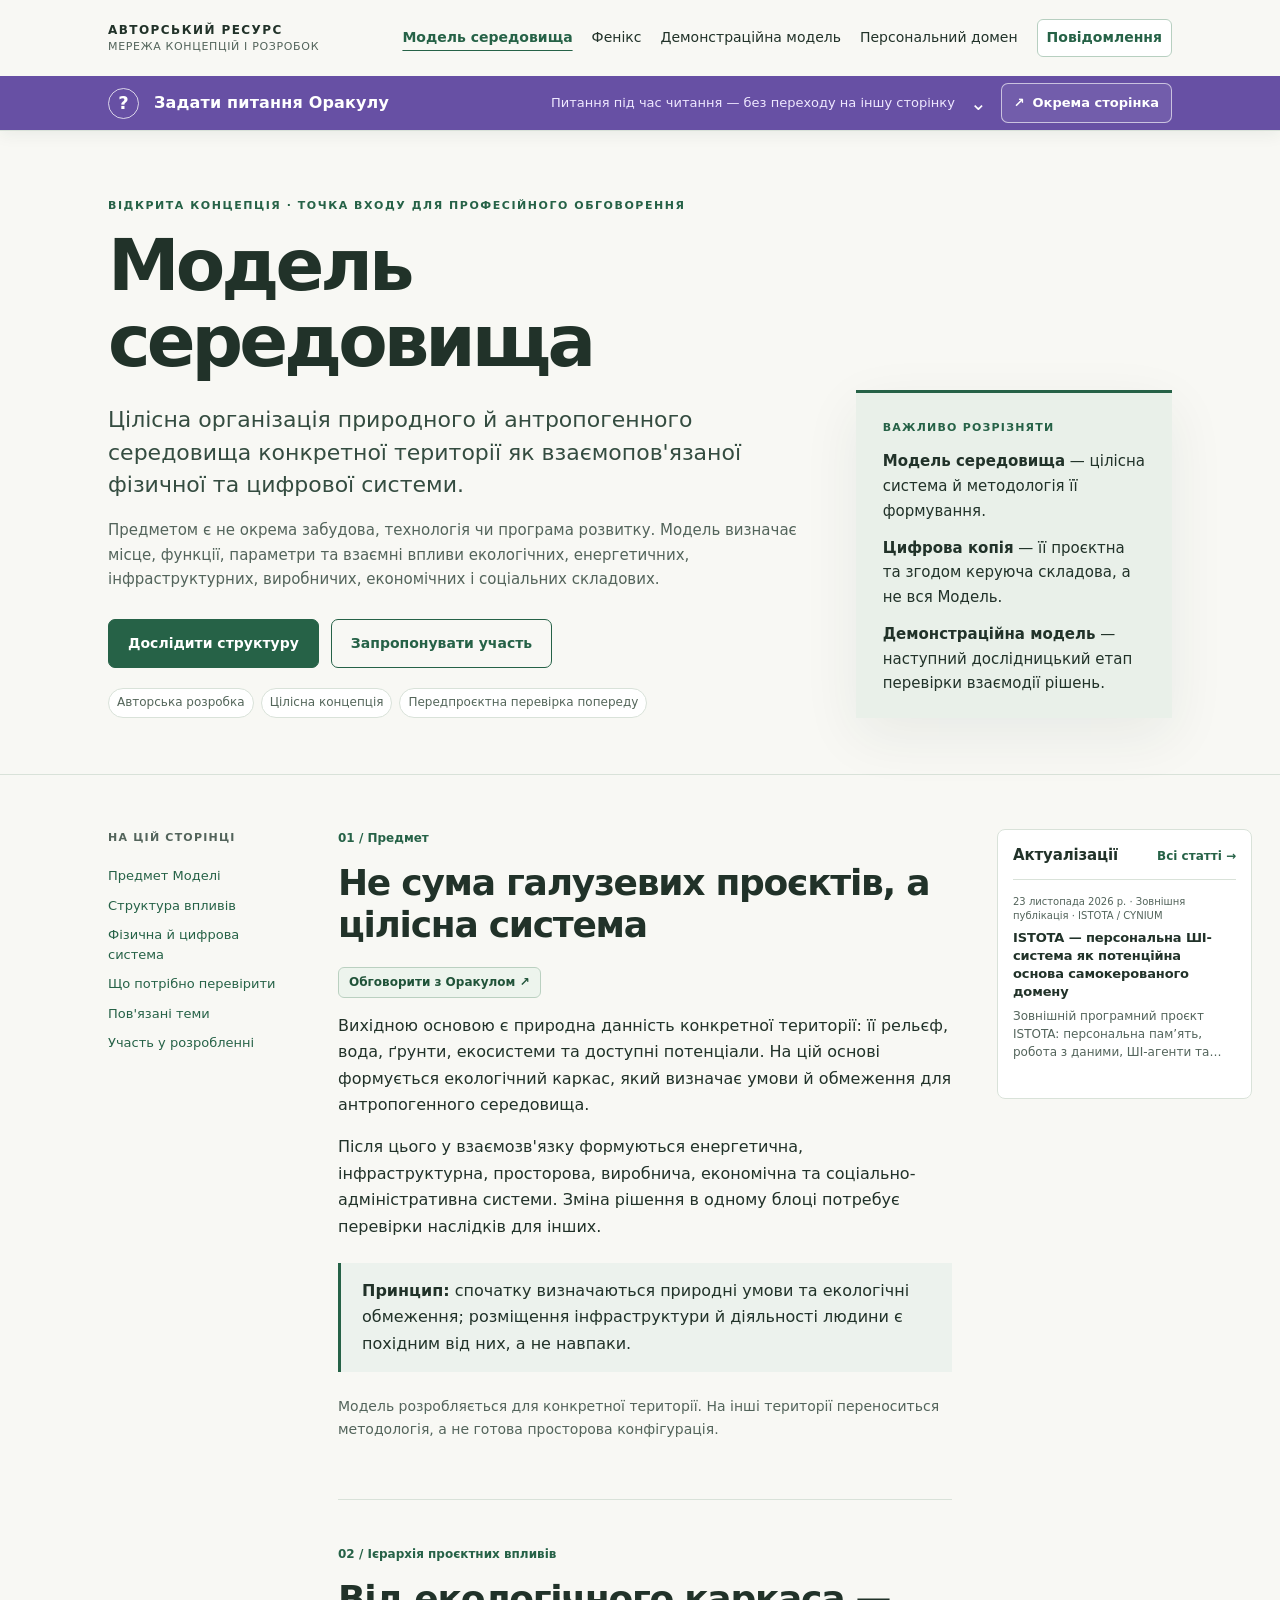
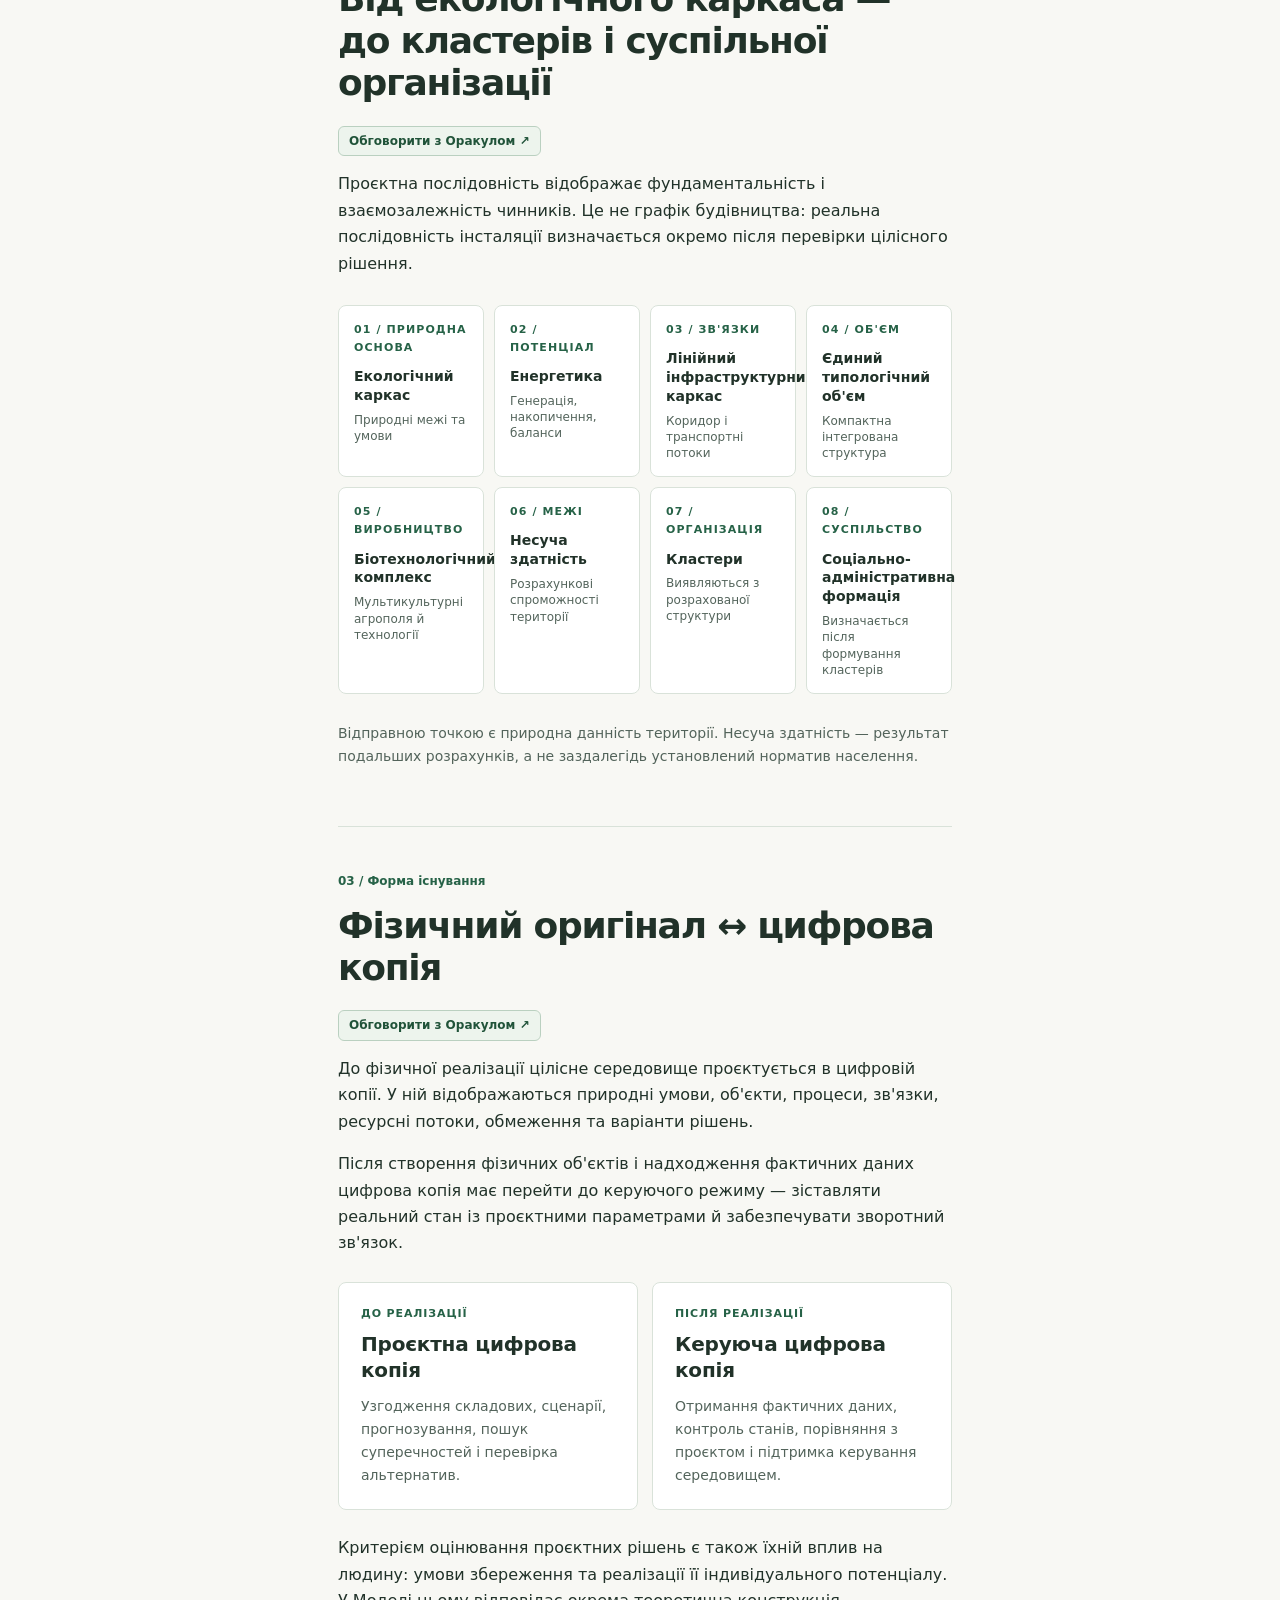
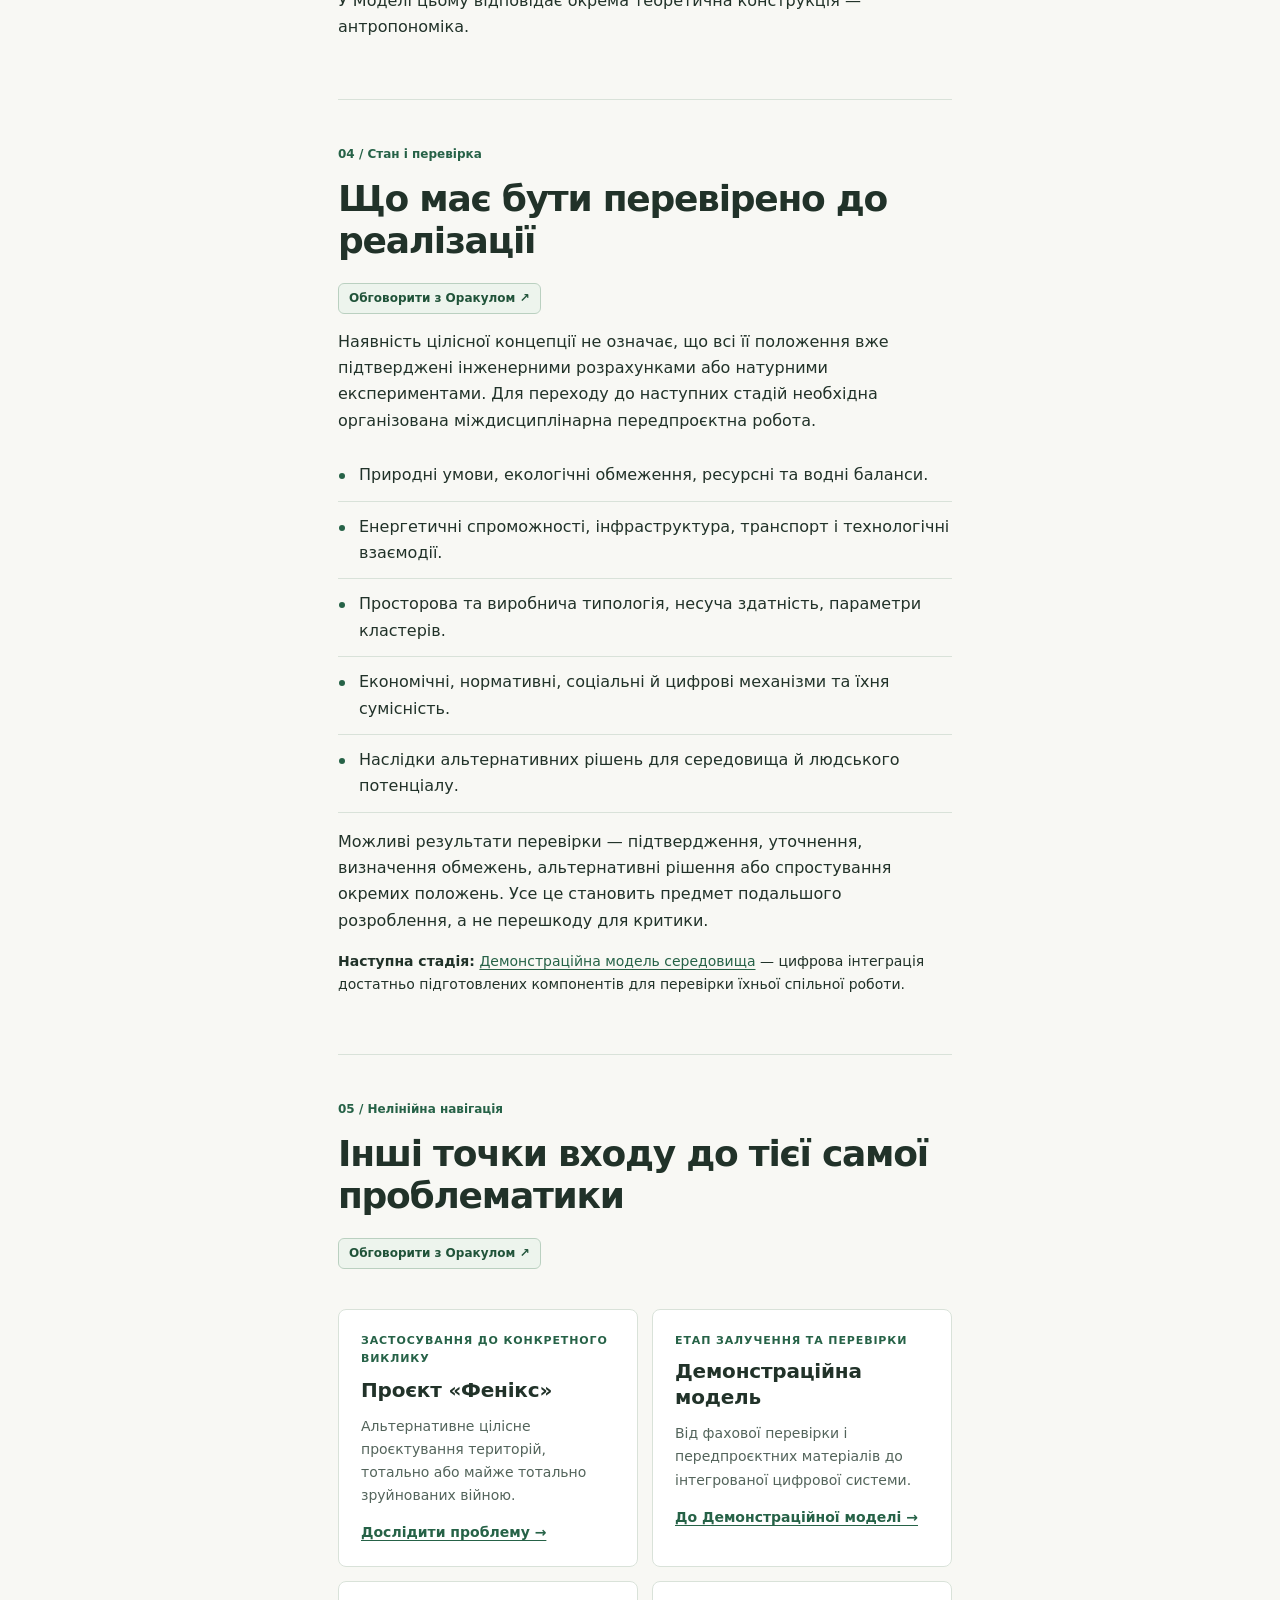
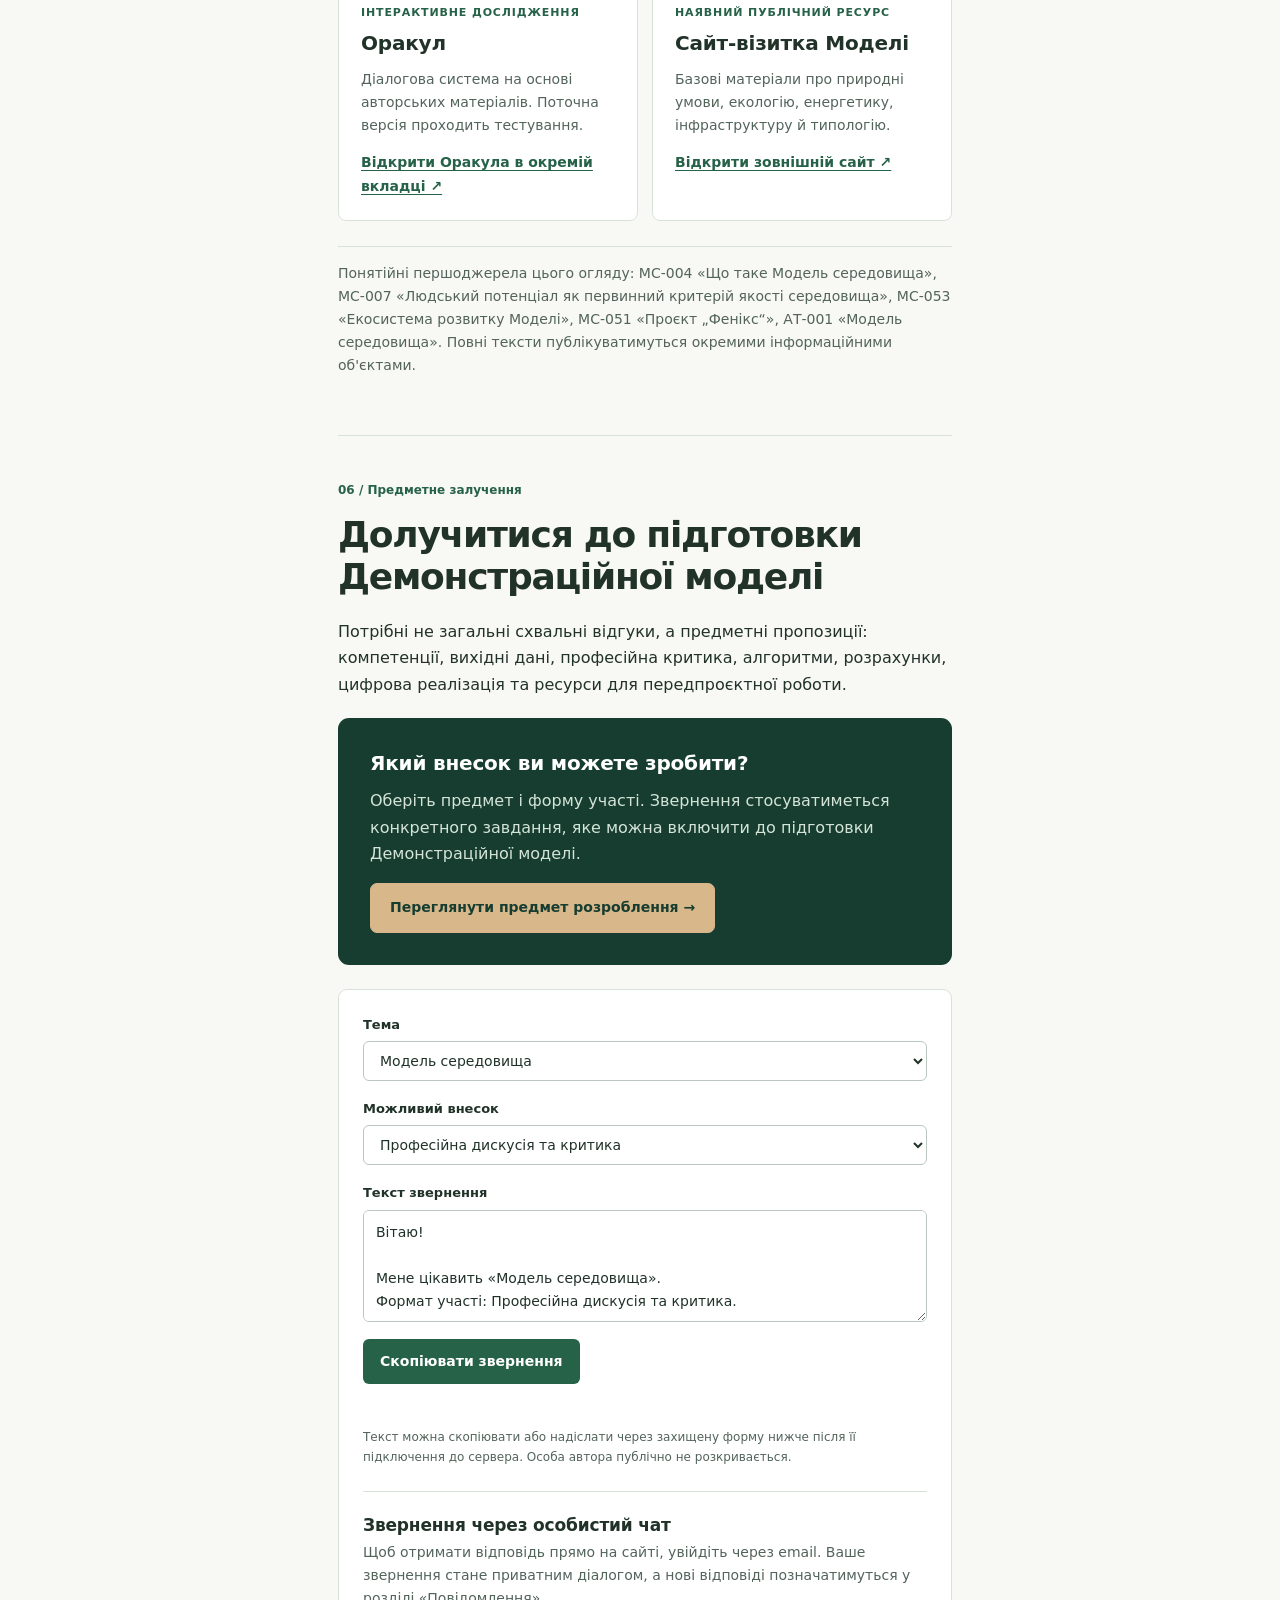
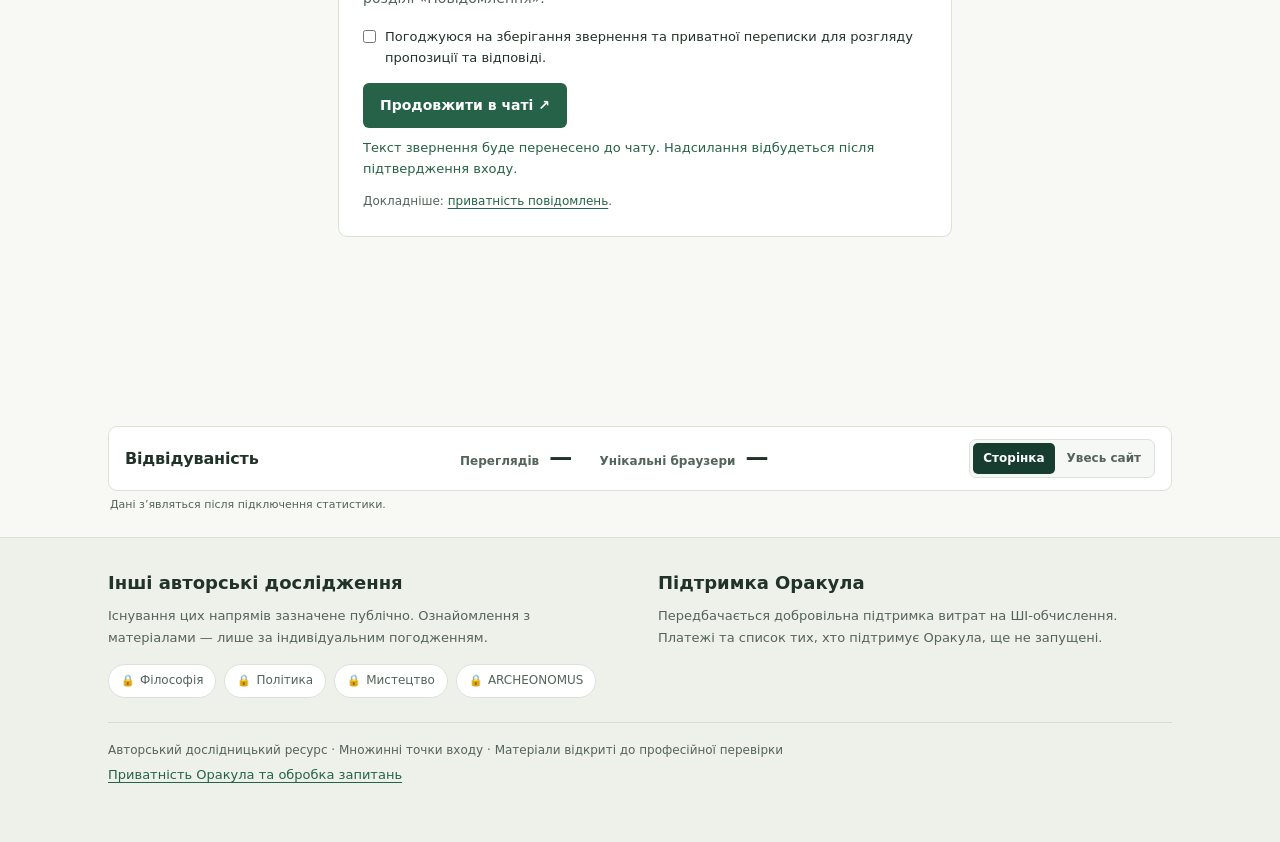
<file: index.html>
<!doctype html>
<html lang="uk">
<head>
<meta charset="utf-8">
<meta name="viewport" content="width=device-width,initial-scale=1">
<meta name="robots" content="noindex,follow">
<title>Модель середовища — перехід до тематичної сторінки</title>
<meta http-equiv="refresh" content="0;url=model.html">
<style>
body{font:17px/1.6 system-ui,sans-serif;max-width:680px;padding:50px 20px;margin:auto;background:#f8f8f4;color:#213229}
a{color:#266247}
</style>
<script>
(function(){
  // Preserve an existing Oracle deep link (?focus=author, ?focus=demo,
  // ?issue=, ?topic=) while eliminating the presentation homepage.
  const to="model.html"+window.location.search+window.location.hash;
  window.location.replace(to);
})();
</script>
</head>
<body>
<main><h1>Модель середовища</h1>
<p>Відкрийте самостійну тематичну сторінку: <a href="model.html">Модель середовища</a>.</p>
<p>Інші відкриті точки входу: <a href="feniks.html">«Фенікс»</a> · <a href="demo.html">Демонстраційна модель</a>.</p>
<noscript><p>Для автоматичного перенаправлення потрібен JavaScript. Скористайтеся посиланнями вище.</p></noscript>
</main></body></html>
</file>
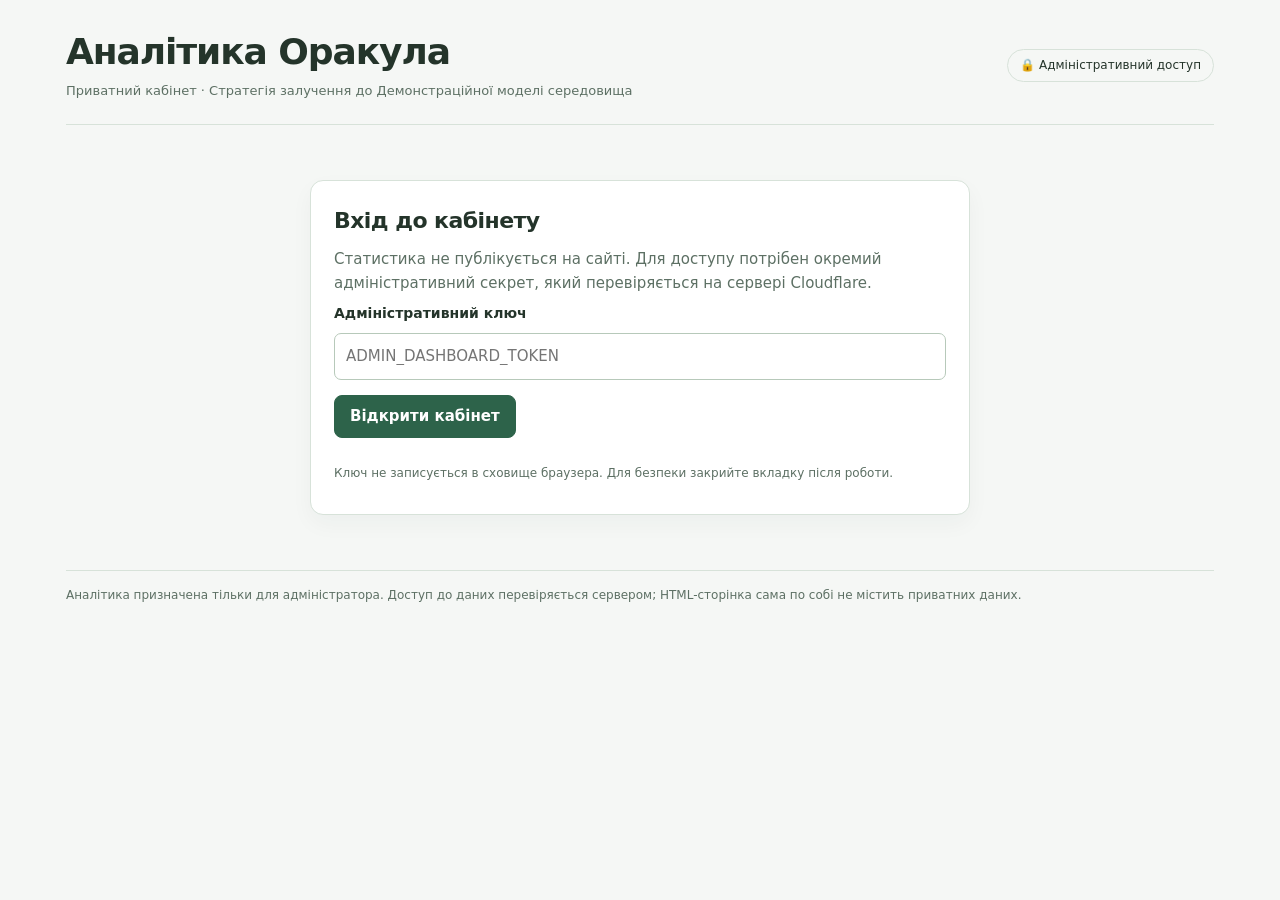
<file: admin.html>
<!doctype html>
<html lang="uk"><head>
<meta charset="utf-8"><meta name="viewport" content="width=device-width,initial-scale=1">
<meta name="robots" content="noindex,nofollow,noarchive">
<meta http-equiv="Content-Security-Policy" content="default-src 'none'; script-src 'self'; style-src 'self'; connect-src https://oracle-api.andrewdonenko.workers.dev; base-uri 'none'; form-action 'none'; object-src 'none'; frame-ancestors 'none'">
<title>Аналітика Оракула · закритий кабінет</title>
<link rel="stylesheet" href="assets/admin.css">
</head><body><div class="container">
<header><div><h1>Аналітика Оракула</h1><p>Приватний кабінет · Стратегія залучення до Демонстраційної моделі середовища</p></div><span class="tag">🔒 Адміністративний доступ</span></header>
<main>
<section class="panel login" id="login">
  <h2>Вхід до кабінету</h2>
  <p>Статистика не публікується на сайті. Для доступу потрібен окремий адміністративний секрет, який перевіряється на сервері Cloudflare.</p>
  <label for="admin-secret">Адміністративний ключ</label>
  <input id="admin-secret" type="password" autocomplete="off" spellcheck="false" placeholder="ADMIN_DASHBOARD_TOKEN">
  <button class="primary" id="admin-login" type="button">Відкрити кабінет</button>
  <div class="alert" id="login-error" role="alert"></div>
  <p class="note">Ключ не записується в сховище браузера. Для безпеки закрийте вкладку після роботи.</p>
</section>
<section id="dashboard" hidden>
  <div class="actions">
    <div class="tabs" role="tablist" aria-label="Розділи аналітики">
      <button type="button" data-tab="overview" role="tab" aria-selected="true">Огляд</button>
      <button type="button" data-tab="questions" role="tab" aria-selected="false">Запитання</button>
      <button type="button" data-tab="search" role="tab" aria-selected="false">Пошуковий попит</button>
      <button type="button" data-tab="engagement" role="tab" aria-selected="false">Залучення</button>
      <button type="button" data-tab="contacts" role="tab" aria-selected="false">Звернення</button>
      <button type="button" data-tab="chat" role="tab" aria-selected="false">Діалоги <span id="admin-chat-count" class="admin-chat-badge" hidden></span></button>
      <button type="button" data-tab="insights" role="tab" aria-selected="false">Аналітичний звіт</button>
    </div>
    <button id="admin-logout" class="secondary" type="button">Вийти</button>
  </div>
  <div id="dashboard-error" class="alert" role="alert"></div>
  <section data-view="overview">
    <div class="kpis">
      <div class="kpi"><span class="label">Запитань · 30 днів</span><strong id="kpi-questions">—</strong><small>Реальні звернення</small></div>
      <div class="kpi"><span class="label">Сесії з питаннями · 30 днів</span><strong id="kpi-visitors">—</strong><small>Різні технічні ключі, не люди</small></div>
      <div class="kpi"><span class="label">Зареєстровано</span><strong id="kpi-members">—</strong><small>Користувачів у базі</small></div>
      <div class="kpi"><span class="label">Токени API · 30 днів</span><strong id="kpi-tokens">—</strong><small>Вхідні та вихідні разом</small></div>
      <div class="kpi"><span class="label">Перегляди сторінок</span><strong id="kpi-pageviews">—</strong><small>Події, не унікальні люди</small></div>
      <div class="kpi"><span class="label">Орієнтовні витрати API</span><strong id="kpi-cost">—</strong><small>Лише якщо налаштовано тарифи моделі</small></div>
    </div>
    <div class="cols">
      <div class="panel"><h2>Тематика запитань</h2><p>Автоматична класифікація, може потребувати уточнення.</p><div class="bars" id="topics-chart"></div></div>
      <div class="panel"><h2>Точки входу</h2><p>З яких сторінок користувачі відкривали Оракула.</p><div class="bars" id="pages-chart"></div></div>
    </div>
    <div class="panel"><h2>Якість відповідей</h2><p id="feedback-totals">Оцінки користувачів ще не зібрані.</p><p id="privacy-totals" class="note"></p></div>
  </section>
  <section data-view="questions" hidden>
    <div class="panel"><h2>Журнал звернень</h2>
      <p>Текст відображається лише там, де користувач окремо погодився на його збереження. Інші звернення представлені тематикою та кількісними показниками.</p>
      <div class="controls"><label>Тема<select id="question-topic"><option value="">Усі теми</option></select></label>
      <button class="primary" type="button" id="questions-refresh">Показати</button>
      <button type="button" id="questions-export">Експортувати CSV</button></div>
      <div class="table-wrapper"><table><thead><tr><th>Час</th><th>Тема</th><th>Початкова сторінка</th><th>Запитання за згодою</th><th>Оцінка</th></tr></thead><tbody id="question-rows"><tr><td colspan="5">Дані ще не завантажено.</td></tr></tbody></table></div>
      <p class="note">Тексти видаляються після 30 днів; агрегована статистика може зберігатися без текстів. Експорт завантажується лише у ваш браузер.</p>
    </div>
  </section>
  <section data-view="search" hidden>
    <div class="panel"><h2>Google Search Console ↔ Оракул</h2>
      <p>Порівняння тематичних груп: що люди шукають у Google, які сторінки знаходять і що запитують в Оракула. Це зіставлення інтересів, а не ідентифікація окремих відвідувачів.</p>
      <div class="controls"><button class="primary" type="button" id="gsc-sync">Отримати дані Search Console</button>
      <span id="gsc-status" class="note">Для автоматичного імпорту потрібен доступ сервісного акаунта Google.</span></div>
      <div class="box"><strong>Альтернатива без API:</strong> експортуйте таблицю запитів із Search Console у CSV та відкрийте її тут. CSV читається локально й не передається на сервер.
        <div class="upload"><input type="file" id="gsc-file" accept=".csv,text/csv"></div>
      </div>
      <div class="cols">
        <div class="panel"><h2>Теми пошукових запитів</h2><div class="bars" id="gsc-chart"></div></div>
        <div class="panel"><h2>Зіставлення інтересів</h2><div id="gsc-compare" class="muted">Дані поки відсутні.</div></div>
      </div>
      <div class="table-wrapper"><table><thead><tr><th>Пошуковий запит</th><th>Сторінка</th><th>Покази</th><th>Кліки</th><th>Тема</th></tr></thead>
      <tbody id="gsc-rows"><tr><td colspan="5">Немає імпортованих даних.</td></tr></tbody></table></div>
      <p class="note">Search Console приховує частину запитів; дані відображають видимість у Google, а не всю поведінку аудиторії. Класифікація тем — орієнтовна.</p>
    </div>
  </section>
  <section data-view="engagement" hidden>
    <div class="kpis">
      <div class="kpi"><span class="label">Гостьові сесії</span><strong id="kpi-guests">—</strong><small>Створені пробні доступи</small></div>
      <div class="kpi"><span class="label">Зареєстровано</span><strong id="kpi-members2">—</strong><small>Підтверджені email</small></div>
      <div class="kpi"><span class="label">Тексти за згодою</span><strong id="kpi-optins">—</strong><small>Можна досліджувати зміст</small></div>
      <div class="kpi"><span class="label">Позитивні оцінки</span><strong id="kpi-positive">—</strong><small>Якість відповідей</small></div>
      <div class="kpi"><span class="label">Звернення старої форми · 30 днів</span><strong id="kpi-contacts">—</strong><small>Без підтвердженого входу; новий чат враховано нижче</small></div>
    </div>
    <div class="panel">
      <h2>Аналітика приватних діалогів · останні 30 днів</h2>
      <p>Показники зібрані з технічних даних переписки. Вони не доводять фактичної співпраці та не розкривають текстів особистих повідомлень.</p>
      <div class="kpis">
        <div class="kpi"><span class="label">Розпочато діалогів</span><strong id="chat-kpi-threads">—</strong><small>Окремі звернення</small></div>
        <div class="kpi"><span class="label">Діалоги з відповіддю</span><strong id="chat-kpi-replied">—</strong><small id="chat-kpi-rate">Частка з відповіддю</small></div>
        <div class="kpi"><span class="label">Ще без відповіді</span><strong id="chat-kpi-pending">—</strong><small>Включно з нещодавніми</small></div>
        <div class="kpi"><span class="label">Повідомлень</span><strong id="chat-kpi-messages">—</strong><small>Користувачі + адміністратор</small></div>
        <div class="kpi"><span class="label">Середній час першої відповіді</span><strong id="chat-kpi-latency">—</strong><small>Лише діалоги з відповіддю</small></div>
        <div class="kpi"><span class="label">Згода на аналіз змісту</span><strong id="chat-kpi-optin">—</strong><small>Необов'язкова, відклична</small></div>
      </div>
      <div class="cols">
        <div class="panel"><h3>Тематика пропозицій</h3><div class="bars" id="chat-interests-chart"></div></div>
        <div class="panel"><h3>Формати участі</h3><div class="bars" id="chat-intents-chart"></div></div>
      </div>
      <div class="panel"><h3>Тематичні точки входу</h3><div class="bars" id="chat-pages-chart"></div></div>
      <p id="chat-analytics-status" class="note" role="status">Дані з’являться після активації D1 і підключення приватної переписки.</p>
    </div>
  </section>
  <section data-view="contacts" hidden>
    <div class="panel"><h2>Звернення щодо співпраці</h2>
      <p>Надіслані через тематичні сторінки повідомлення зберігаються в захищеній базі, не відображаються публічно та видаляються через 90 днів.</p>
      <button id="contacts-refresh" class="primary" type="button">Оновити звернення</button>
      <div class="table-wrapper"><table>
        <thead><tr><th>Дата</th><th>Тема</th><th>Формат</th><th>Email</th><th>Текст звернення</th><th>Статус</th><th>Дія</th></tr></thead>
        <tbody id="contact-rows"><tr><td colspan="7">Поки немає завантажених звернень.</td></tr></tbody>
      </table></div>
      <p class="note">Це архів старої форми, яка не вимагала авторизації. Такі звернення не можна автоматично перетворити на особисті діалоги, оскільки email не був підтверджений. Нові звернення приймаються в розділі «Діалоги» після входу користувача.</p>
    </div>
  </section>
  <section data-view="chat" hidden>
    <div class="panel">
      <h2>Приватні діалоги щодо співпраці</h2>
      <p>Тільки авторизовані користувачі з підтвердженою електронною адресою можуть розпочати переписку. Ваші відповіді відображатимуться в їхньому кабінеті повідомлень. Відмітка непрочитаного з'явиться автоматично.</p>
      <button class="primary" id="admin-chat-refresh" type="button">Оновити діалоги</button>
      <div class="admin-chat-layout">
        <div class="admin-chat-sidebar" id="admin-chat-threads" role="list" aria-label="Діалоги">Діалоги ще не завантажено.</div>
        <div class="admin-chat-main">
          <div class="admin-chat-heading"><h3 id="admin-chat-title">Оберіть діалог</h3><p id="admin-chat-details"></p></div>
          <div id="admin-chat-messages" class="admin-chat-messages" aria-live="polite"></div>
          <label for="admin-chat-reply">Відповідь користувачу</label>
          <textarea id="admin-chat-reply" rows="4" maxlength="5000" placeholder="Напишіть відповідь у приватному діалозі…" disabled></textarea>
          <div class="admin-chat-actions">
            <button class="primary" type="button" id="admin-chat-send" disabled>Надіслати відповідь</button>
            <button class="secondary" type="button" id="admin-chat-status" disabled>Закрити діалог</button>
          </div>
          <p id="admin-chat-note" class="note" role="status"></p>
        </div>
      </div>
      <p class="note">Нові повідомлення можуть надходити у вигляді email-сповіщень на вашу приватну адресу після налаштування <code>ADMIN_NOTIFY_EMAIL</code>. Лист не містить тексту переписки або персональних даних.</p>
    </div>
  </section>
  <section data-view="insights" hidden>
    <div class="panel"><h2>Аналітичний звіт ШІ</h2>
      <p>Звіт поєднує запитання до Оракула, зведені показники приватних діалогів і лише ті фрагменти повідомлень користувачів, для яких окремо надано дозвіл на аналітику. Тексти з переписки без згоди не передаються до ШІ. Звіт не змінює Модель, не створює епістем і не публікується автоматично.</p>
      <button class="primary" id="generate-insights" type="button">Проаналізувати звернення</button>
      <p class="note">Для генерації використовується платний API. Запускайте її лише за потреби.</p>
      <div id="insights-status" class="note" role="status"></div>
      <div class="report" id="insights-report">Звіт поки не сформовано.</div>
    </div>
  </section>
</section>
</main><footer>Аналітика призначена тільки для адміністратора. Доступ до даних перевіряється сервером; HTML-сторінка сама по собі не містить приватних даних.</footer>
</div><script src="assets/admin.js"></script></body></html>
</file>
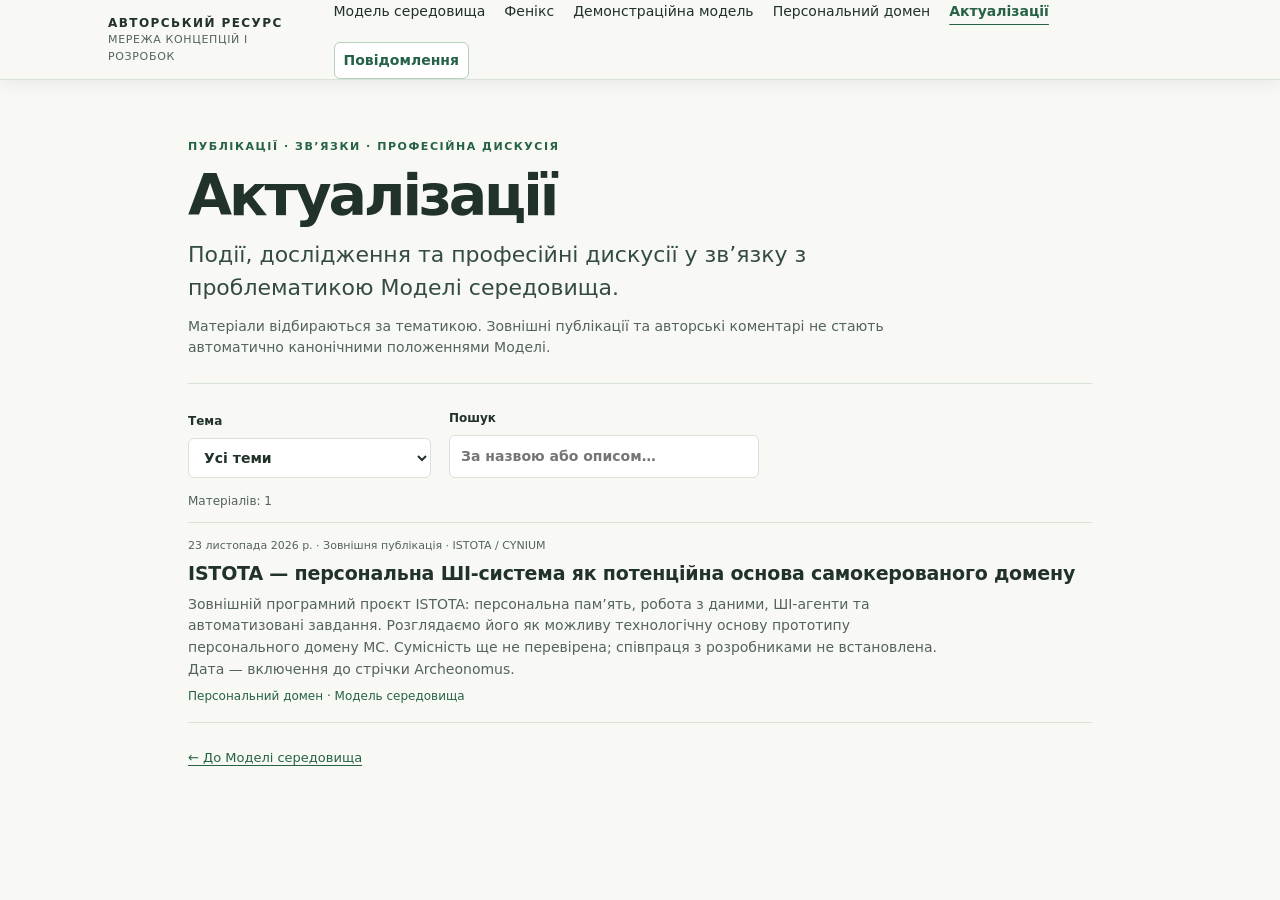
<file: aktualizatsii.html>
<!doctype html>
<html lang="uk">
<head>
<meta charset="utf-8"><meta name="viewport" content="width=device-width,initial-scale=1">
<title>Актуалізації — авторський ресурс Моделі середовища</title>
<meta name="description" content="Тематичні публікації, авторські актуалізації та питання для обговорення у зв'язку з Моделлю середовища, проєктом «Фенікс» і Демонстраційною моделлю.">
<meta name="robots" content="index,follow">
<link rel="canonical" href="https://andrew-hvc.github.io/author-resource/aktualizatsii.html">
<link rel="stylesheet" href="assets/site.css">
</head>
<body>
<a class="skip" href="#content">До матеріалів</a>
<header class="site-header"><div class="shell header-inner">
  <a class="brand" href="model.html">АВТОРСЬКИЙ РЕСУРС<span>Мережа концепцій і розробок</span></a>
  <nav class="site-nav" aria-label="Розділи ресурсу">
    <a href="model.html">Модель середовища</a>
    <a href="feniks.html">Фенікс</a>
    <a href="demo.html">Демонстраційна модель</a>
    <a href="domain.html">Персональний домен</a>
    <a href="aktualizatsii.html" aria-current="page">Актуалізації</a>
    <a class="site-chat-link" href="messages.html" data-chat-link>Повідомлення <span class="site-chat-badge" data-chat-badge hidden aria-label="Непрочитані відповіді"></span></a>
  </nav>
</div></header>
<main id="content" class="shell updates-archive" data-updates-archive>
  <div class="updates-archive-header">
    <div class="eyebrow">Публікації · Зв’язки · Професійна дискусія</div>
    <h1>Актуалізації</h1>
    <p class="lead">Події, дослідження та професійні дискусії у зв’язку з проблематикою Моделі середовища.</p>
    <p class="updates-explanation">Матеріали відбираються за тематикою. Зовнішні публікації та авторські коментарі не стають автоматично канонічними положеннями Моделі.</p>
  </div>
  <div class="updates-filters">
    <label for="updates-topic">Тема
      <select id="updates-topic" data-updates-filter>
        <option value="all">Усі теми</option>
        <option value="model">Модель середовища</option>
        <option value="feniks">Фенікс</option>
        <option value="demo">Демонстраційна модель</option>
        <option value="domain">Персональний домен</option>
      </select>
    </label>
    <label for="updates-search">Пошук
      <input id="updates-search" data-updates-search type="search" placeholder="За назвою або описом…">
    </label>
  </div>
  <p class="updates-result-count" data-updates-count aria-live="polite">Завантажуємо матеріали…</p>
  <div class="updates-archive-list" data-updates-list></div>
  <div class="updates-archive-footer"><a href="model.html">← До Моделі середовища</a></div>
</main>
<script src="assets/updates.js" defer></script>
<script src="assets/chat-badge.js" defer></script>
</body>
</html>
</file>
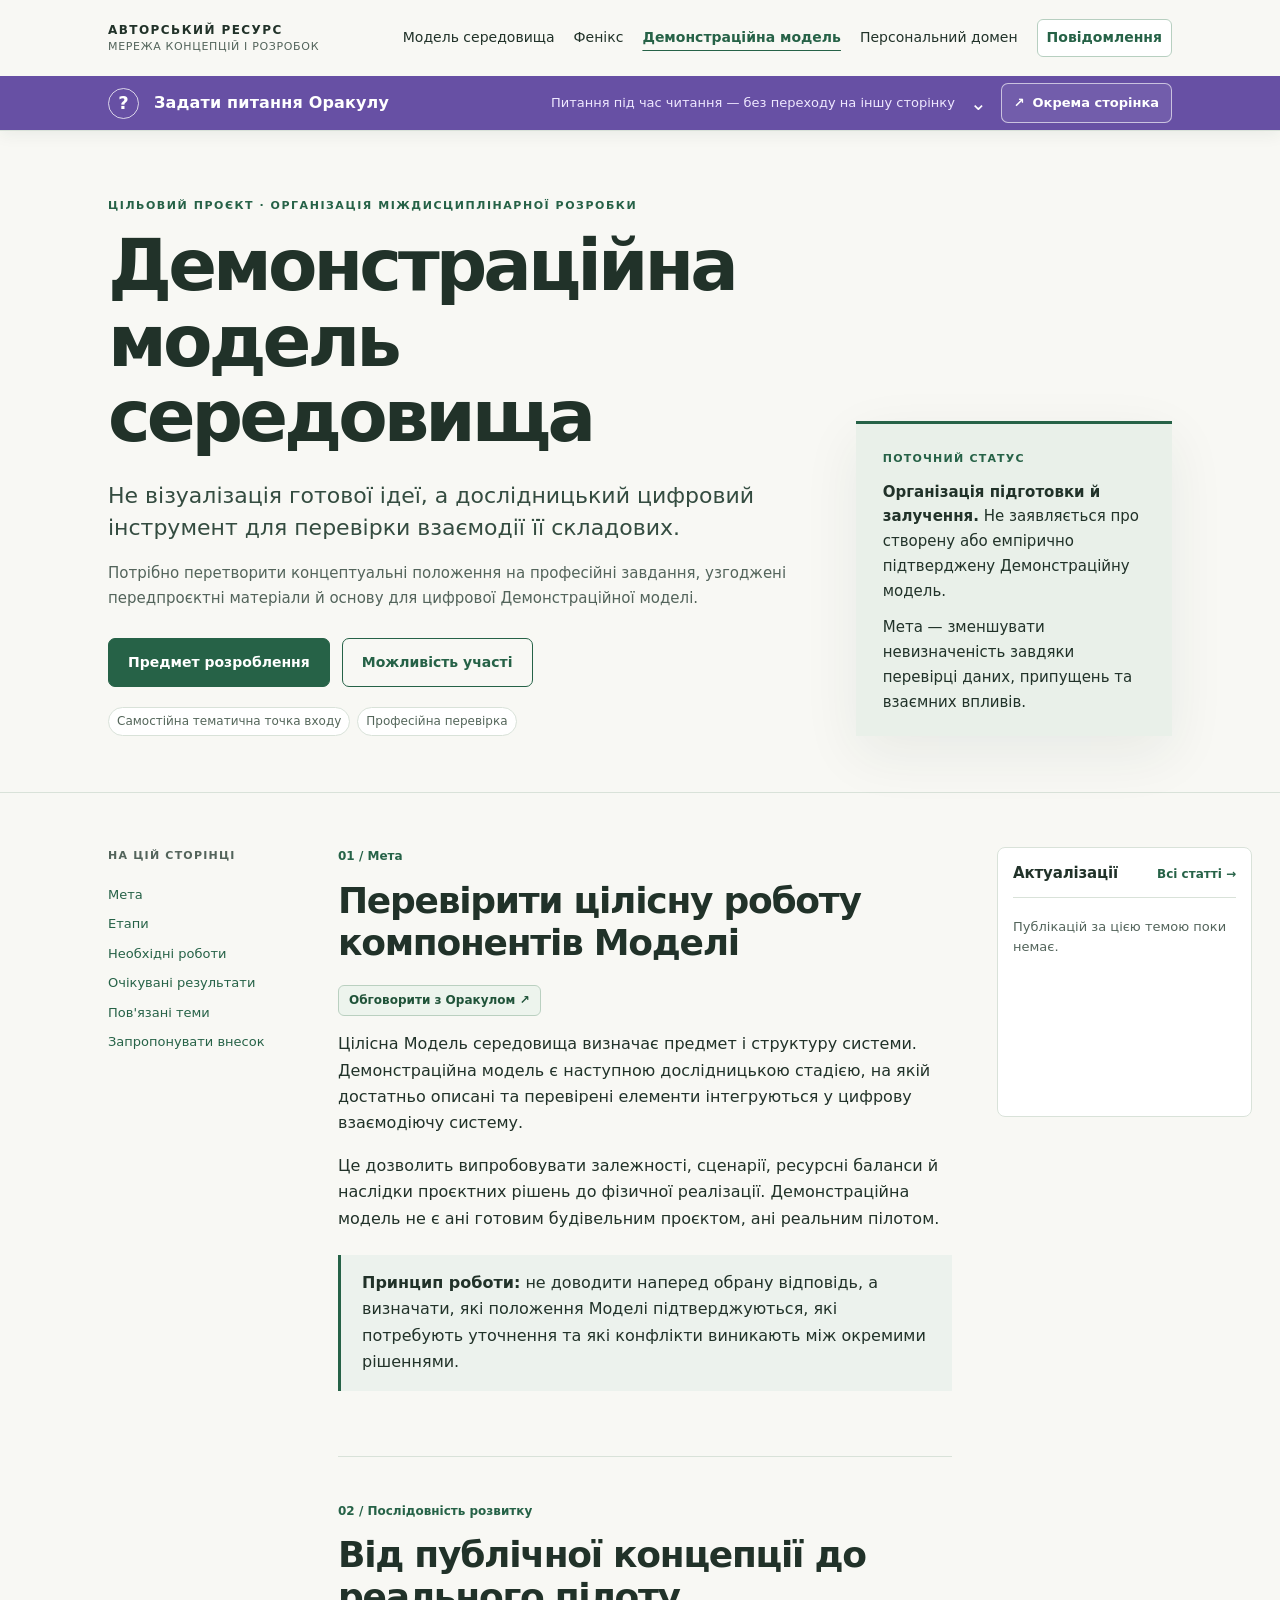
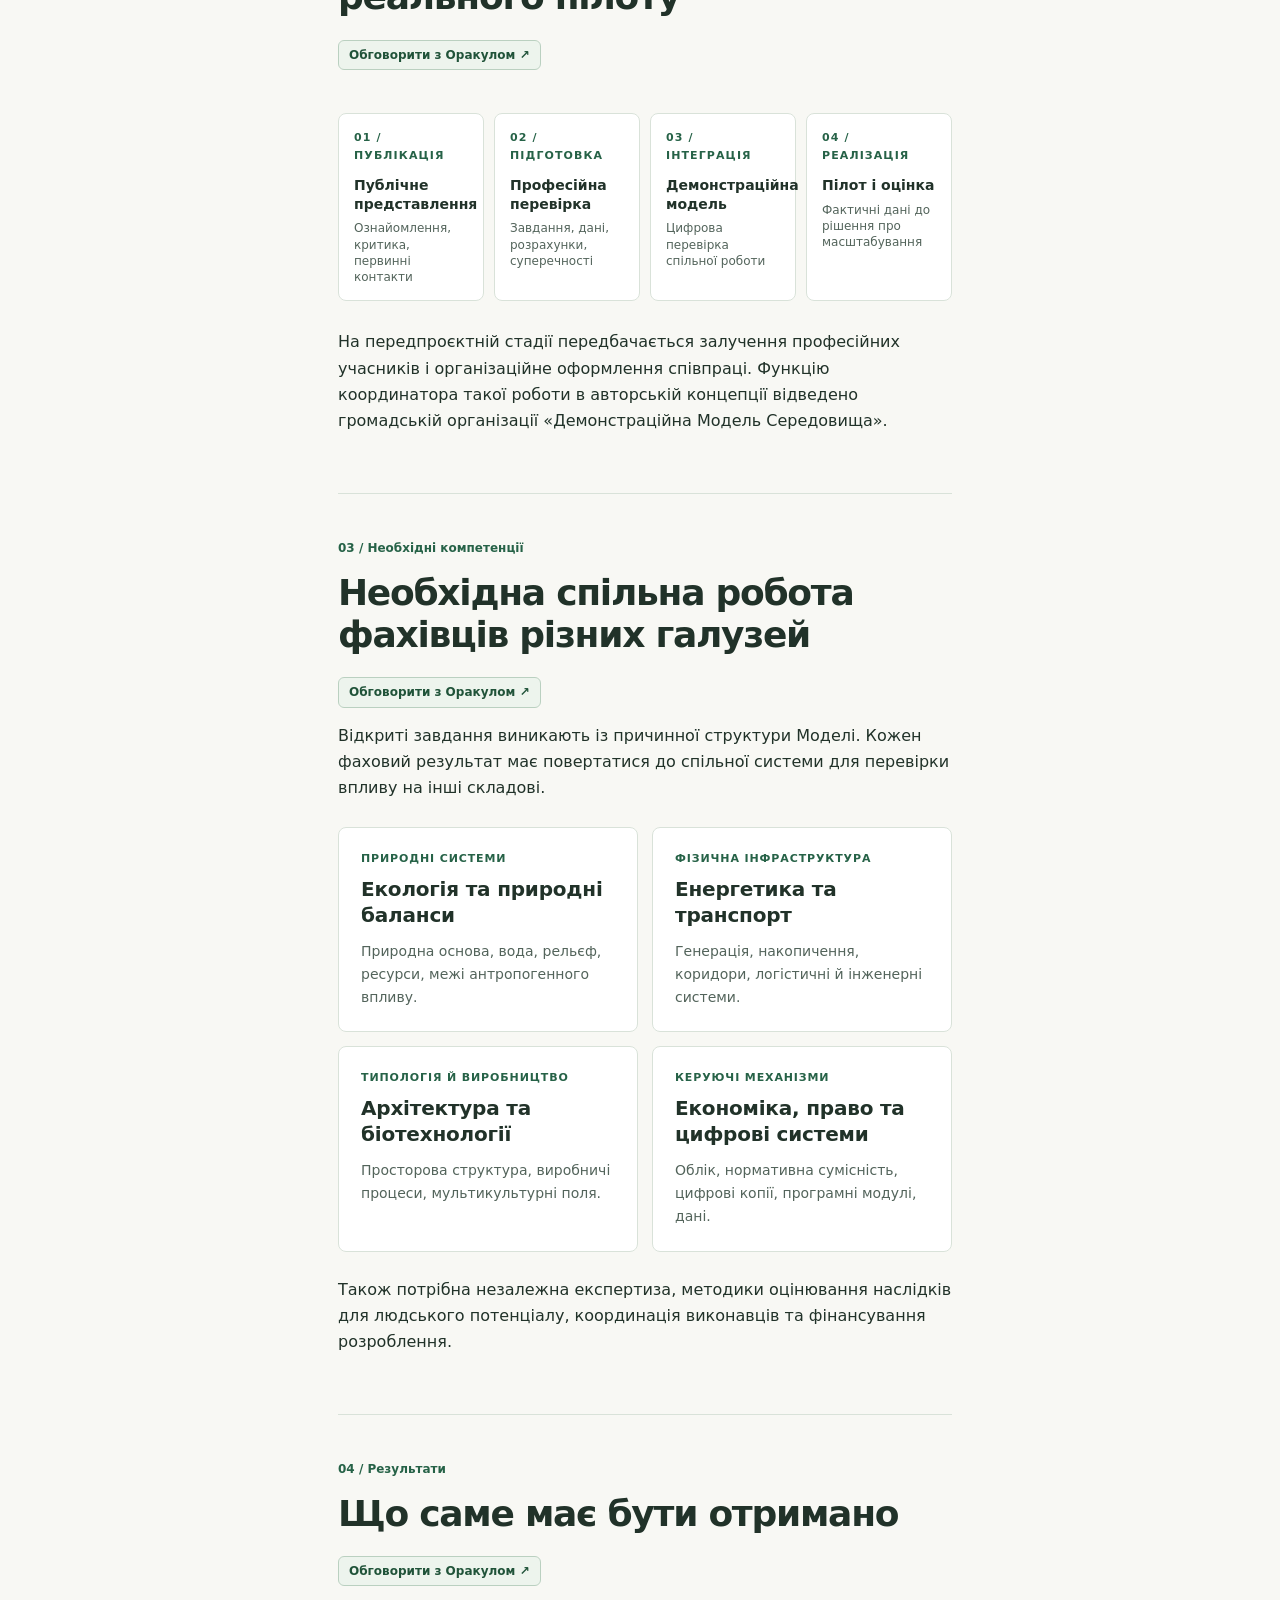
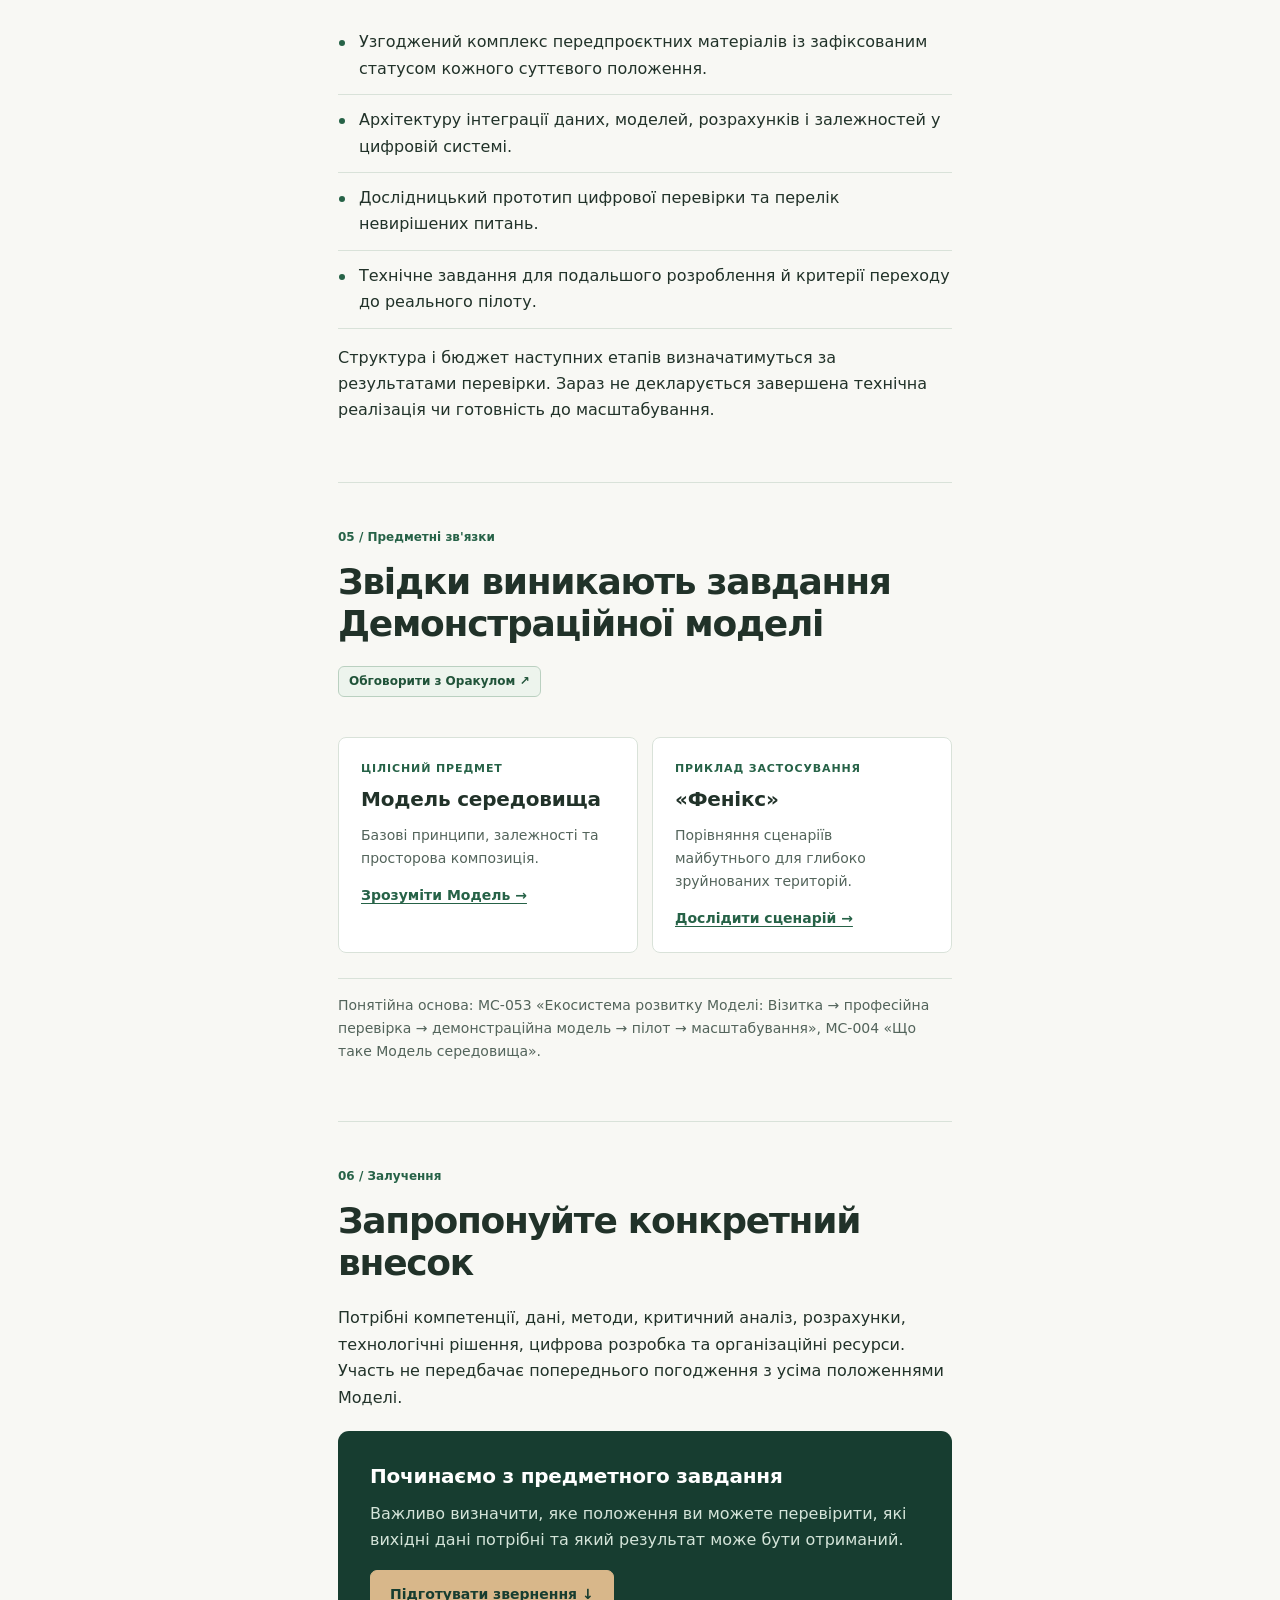
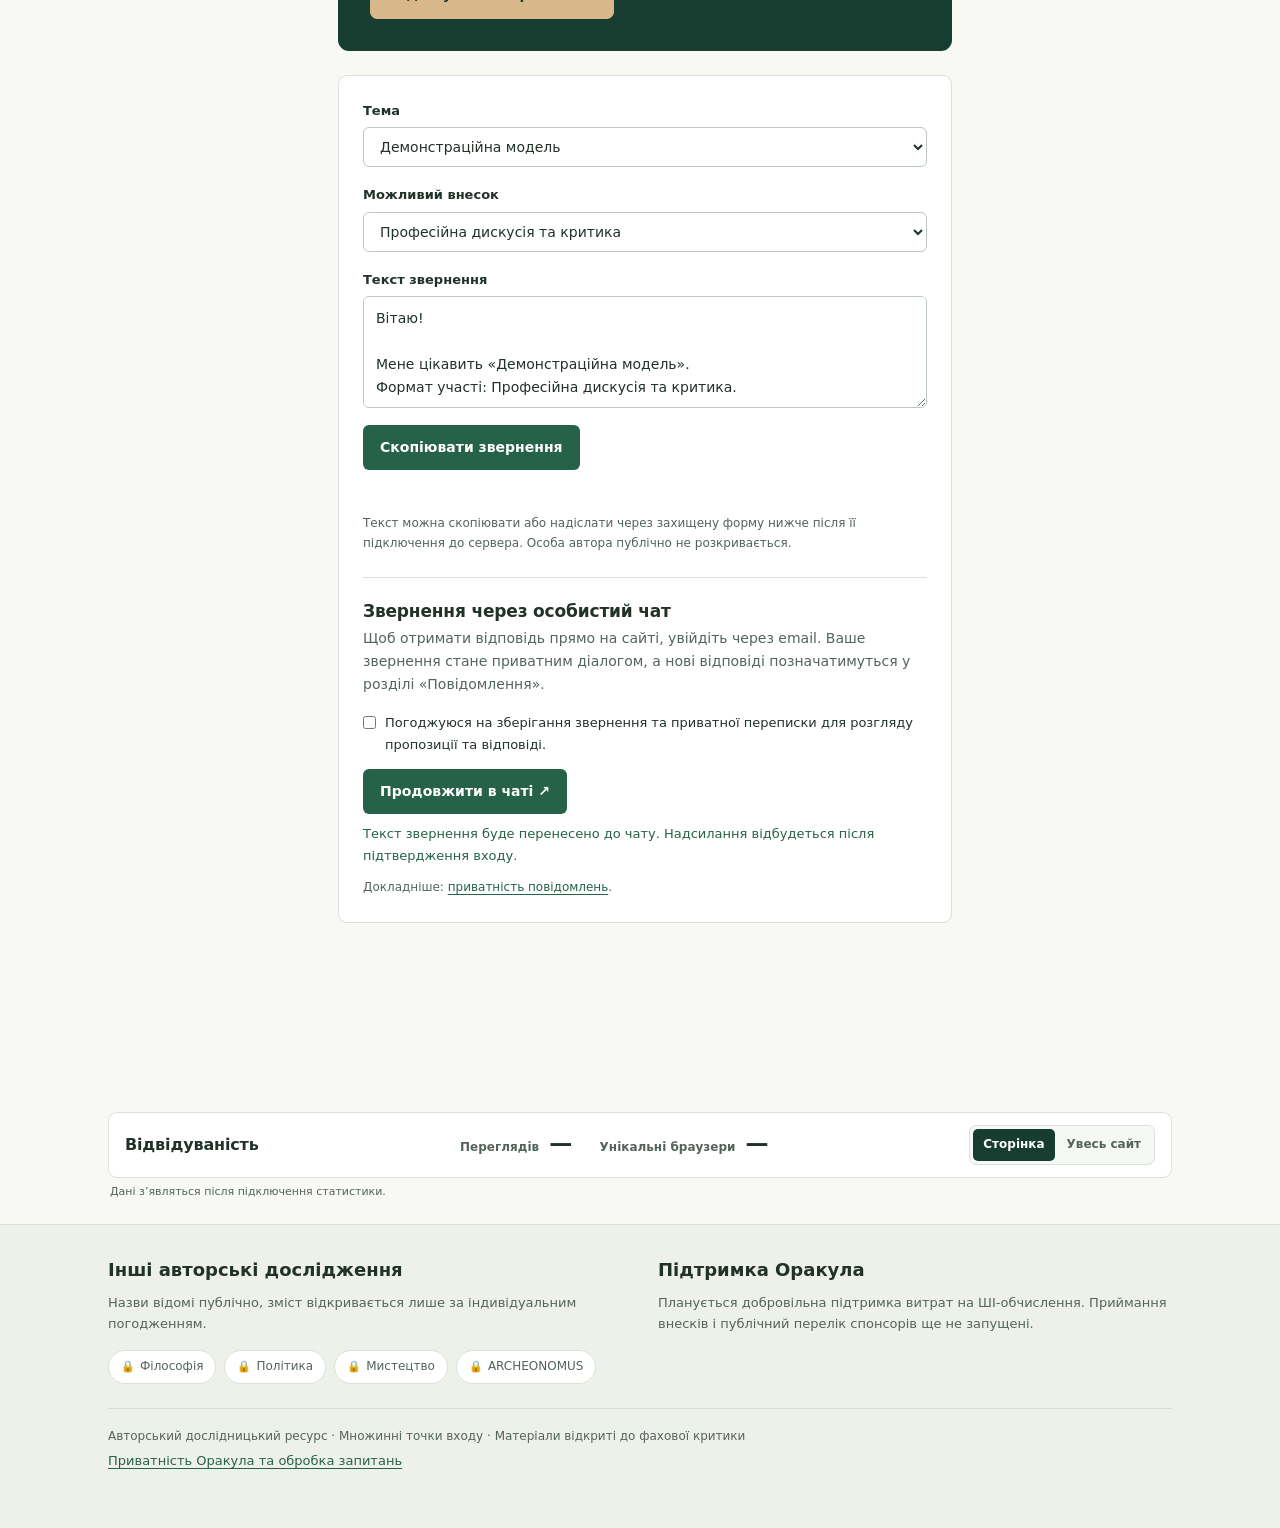
<file: demo.html>
<!doctype html>
<html lang="uk"><head><meta charset="utf-8"><meta name="viewport" content="width=device-width,initial-scale=1">
<title>Демонстраційна модель середовища — участь і предмет розроблення</title><meta name="description" content="Демонстраційна модель середовища: передпроєктна підготовка, професійна перевірка, цифрова інтеграція рішень, компетенції й ресурси для спільного розроблення."><meta name="robots" content="index,follow,max-snippet:-1">
<meta property="og:type" content="article"><meta property="og:title" content="Демонстраційна модель середовища — участь і предмет розроблення"><meta property="og:description" content="Від цілісної авторської концепції до перевірюваної цифрової системи через міждисциплінарну передпроєктну підготовку.">
<link rel="canonical" href="https://andrew-hvc.github.io/author-resource/demo.html">
<meta property="og:url" content="https://andrew-hvc.github.io/author-resource/demo.html">
<link rel="stylesheet" href="assets/site.css"><script type="application/ld+json">{"@context":"https://schema.org","@type":"CreativeWork","name":"Демонстраційнамодель середовища","inLanguage":"uk","description":"Від цілісної авторської концепції до перевірюваної цифрової системи через міждисциплінарну передпроєктну підготовку.","isAccessibleForFree":true}</script></head>
<body><a class="skip" href="#content">До змісту</a><header class="site-header" data-oracle-shell><div class="shell header-inner">
<a class="brand" href="model.html">АВТОРСЬКИЙ РЕСУРС<span>Мережа концепцій і розробок</span></a><nav class="site-nav" aria-label="Відкриті тематичні сторінки"><a href="model.html">Модель середовища</a><a href="feniks.html">Фенікс</a><a href="demo.html" aria-current="page">Демонстраційна модель</a><a href="domain.html">Персональний домен</a><a class="site-chat-link" href="messages.html" data-chat-link>Повідомлення <span class="site-chat-badge" data-chat-badge hidden aria-label="Непрочитані відповіді"></span></a></nav>
</div>
<div class="oracle-toolbar" aria-label="Доступ до Оракула">
  <div class="oracle-toolbar-inner shell">
    <button class="oracle-trigger" data-oracle-trigger type="button" aria-controls="oracle-drawer" aria-expanded="false">
      <span class="oracle-trigger-icon" aria-hidden="true">?</span>
      <span class="oracle-trigger-main">Задати питання Оракулу</span>
      <span class="oracle-trigger-hint">Питання під час читання — без переходу на іншу сторінку</span>
      <span class="oracle-trigger-chevron" aria-hidden="true">⌄</span>
    </button>
    <a class="oracle-standalone-link" href="oracle.html?source=demo" target="_blank" rel="noopener noreferrer" aria-label="Відкрити Оракула в окремій вкладці">
      <span aria-hidden="true">↗</span><span>Окрема сторінка</span>
    </a>
  </div>
</div>
<div class="oracle-drawer" id="oracle-drawer" data-oracle-drawer hidden role="region" aria-label="Оракул — діалог про Модель середовища">
  <div class="oracle-drawer-inner">
    <div class="oracle-drawer-top">
      <strong>Оракул</strong>
      <span>Оракул · діалогове дослідження</span>
      <a class="oracle-drawer-open" href="oracle.html?source=demo" target="_blank" rel="noopener noreferrer" aria-label="Відкрити Оракула в окремій вкладці">У новій вкладці ↗</a>
      <button class="oracle-close" type="button" data-oracle-close aria-label="Згорнути Оракула">Згорнути ×</button>
    </div>
    <iframe class="oracle-frame" data-oracle-frame title="Інтерактивний діалог з Оракулом" src="about:blank" loading="lazy"></iframe>
  </div>
</div>
</header>
<main id="content">
<section class="hero"><div class="shell hero-inner"><div>
<div class="eyebrow">Цільовий проєкт · організація міждисциплінарної розробки</div><h1>Демонстраційна<br>модель середовища</h1><p class="lead">Не візуалізація готової ідеї, а дослідницький цифровий інструмент для перевірки взаємодії її складових.</p><p class="summary">Потрібно перетворити концептуальні положення на професійні завдання, узгоджені передпроєктні матеріали й основу для цифрової Демонстраційної моделі.</p>
<div class="hero-actions"><a class="btn" href="#work">Предмет розроблення</a><a class="btn btn-outline" href="#participate">Можливість участі</a></div><div class="mini-meta"><span>Самостійна тематична точка входу</span><span>Професійна перевірка</span></div>
</div><aside class="hero-aside"><small>Поточний статус</small><p><strong>Організація підготовки й залучення.</strong> Не заявляється про створену або емпірично підтверджену Демонстраційну модель.</p><p>Мета — зменшувати невизначеність завдяки перевірці даних, припущень та взаємних впливів.</p></aside></div></section>
<div class="shell page-layout with-updates"><aside class="toc" aria-label="Навігація за змістом"><p>На цій сторінці</p><a href="#purpose">Мета</a><a href="#stages">Етапи</a><a href="#work">Необхідні роботи</a><a href="#result">Очікувані результати</a><a href="#related">Пов'язані теми</a><a href="#participate">Запропонувати внесок</a>
</aside><div><section class="content-section" id="purpose"><div class="section-label">01 / Мета</div><h2>Перевірити цілісну роботу компонентів Моделі</h2>
<p>Цілісна Модель середовища визначає предмет і структуру системи. Демонстраційна модель є наступною дослідницькою стадією, на якій достатньо описані та перевірені елементи інтегруються у цифрову взаємодіючу систему.</p>
<p>Це дозволить випробовувати залежності, сценарії, ресурсні баланси й наслідки проєктних рішень до фізичної реалізації. Демонстраційна модель не є ані готовим будівельним проєктом, ані реальним пілотом.</p>
<div class="prose-block"><p><strong>Принцип роботи:</strong> не доводити наперед обрану відповідь, а визначати, які положення Моделі підтверджуються, які потребують уточнення та які конфлікти виникають між окремими рішеннями.</p></div></section>
<section class="content-section" id="stages"><div class="section-label">02 / Послідовність розвитку</div><h2>Від публічної концепції до реального пілоту</h2>
<div class="sequence" aria-label="Етапи розвитку">
<div class="step"><span class="n">01 / ПУБЛІКАЦІЯ</span><strong>Публічне представлення</strong><small>Ознайомлення, критика, первинні контакти</small></div>
<div class="step"><span class="n">02 / ПІДГОТОВКА</span><strong>Професійна перевірка</strong><small>Завдання, дані, розрахунки, суперечності</small></div>
<div class="step"><span class="n">03 / ІНТЕГРАЦІЯ</span><strong>Демонстраційна модель</strong><small>Цифрова перевірка спільної роботи</small></div>
<div class="step"><span class="n">04 / РЕАЛІЗАЦІЯ</span><strong>Пілот і оцінка</strong><small>Фактичні дані до рішення про масштабування</small></div></div>
<p>На передпроєктній стадії передбачається залучення професійних учасників і організаційне оформлення співпраці. Функцію координатора такої роботи в авторській концепції відведено громадській організації «Демонстраційна Модель Середовища».</p>
</section>
<section class="content-section" id="work"><div class="section-label">03 / Необхідні компетенції</div><h2>Необхідна спільна робота фахівців різних галузей</h2>
<p>Відкриті завдання виникають із причинної структури Моделі. Кожен фаховий результат має повертатися до спільної системи для перевірки впливу на інші складові.</p>
<div class="card-grid">
<div class="info-card"><div class="meta">Природні системи</div><h3>Екологія та природні баланси</h3><p>Природна основа, вода, рельєф, ресурси, межі антропогенного впливу.</p></div>
<div class="info-card"><div class="meta">Фізична інфраструктура</div><h3>Енергетика та транспорт</h3><p>Генерація, накопичення, коридори, логістичні й інженерні системи.</p></div>
<div class="info-card"><div class="meta">Типологія й виробництво</div><h3>Архітектура та біотехнології</h3><p>Просторова структура, виробничі процеси, мультикультурні поля.</p></div>
<div class="info-card"><div class="meta">Керуючі механізми</div><h3>Економіка, право та цифрові системи</h3><p>Облік, нормативна сумісність, цифрові копії, програмні модулі, дані.</p></div>
</div>
<p>Також потрібна незалежна експертиза, методики оцінювання наслідків для людського потенціалу, координація виконавців та фінансування розроблення.</p>
</section>
<section class="content-section" id="result"><div class="section-label">04 / Результати</div><h2>Що саме має бути отримано</h2>
<ul class="list-clean"><li>Узгоджений комплекс передпроєктних матеріалів із зафіксованим статусом кожного суттєвого положення.</li><li>Архітектуру інтеграції даних, моделей, розрахунків і залежностей у цифровій системі.</li><li>Дослідницький прототип цифрової перевірки та перелік невирішених питань.</li><li>Технічне завдання для подальшого розроблення й критерії переходу до реального пілоту.</li></ul>
<p>Структура і бюджет наступних етапів визначатимуться за результатами перевірки. Зараз не декларується завершена технічна реалізація чи готовність до масштабування.</p></section>
<section class="content-section" id="related"><div class="section-label">05 / Предметні зв'язки</div><h2>Звідки виникають завдання Демонстраційної моделі</h2>
<div class="card-grid">
<article class="info-card"><div class="meta">Цілісний предмет</div><h3>Модель середовища</h3><p>Базові принципи, залежності та просторова композиція.</p><p style="margin-top:14px"><a href="model.html">Зрозуміти Модель →</a></p></article>
<article class="info-card"><div class="meta">Приклад застосування</div><h3>«Фенікс»</h3><p>Порівняння сценаріїв майбутнього для глибоко зруйнованих територій.</p><p style="margin-top:14px"><a href="feniks.html">Дослідити сценарій →</a></p></article>
</div><p class="note">Понятійна основа: МС-053 «Екосистема розвитку Моделі: Візитка → професійна перевірка → демонстраційна модель → пілот → масштабування», МС-004 «Що таке Модель середовища».</p>
</section>
<section class="content-section" id="participate"><div class="section-label">06 / Залучення</div><h2>Запропонуйте конкретний внесок</h2>
<p>Потрібні компетенції, дані, методи, критичний аналіз, розрахунки, технологічні рішення, цифрова розробка та організаційні ресурси. Участь не передбачає попереднього погодження з усіма положеннями Моделі.</p>
<div class="join"><h3>Починаємо з предметного завдання</h3><p>Важливо визначити, яке положення ви можете перевірити, які вихідні дані потрібні та який результат може бути отриманий.</p><a class="btn" href="#draft">Підготувати звернення ↓</a></div>
<div id="draft"><div class="form-panel" data-inquiry aria-label="Підготовка предметного звернення">
<label for="interest">Тема</label><select id="interest" name="interest">
<option>Модель середовища</option>
<option>Проєкт «Фенікс»</option>
<option selected>Демонстраційна модель</option></select>
<label for="intent">Можливий внесок</label>
<select id="intent" name="intent"><option>Професійна дискусія та критика</option><option>Пропозиція компетенцій</option><option>Дослідницькі дані та методики</option><option>Інженерні розрахунки</option><option>Цифрове моделювання</option><option>Організаційна участь</option><option>Цільове фінансування</option><option>Ознайомлення з матеріалами</option></select>
<label for="message">Текст звернення</label>
<textarea id="message" name="message" aria-describedby="form-note"></textarea>
<button type="button" data-copy>Скопіювати звернення</button><div role="status" aria-live="polite"></div>
<p class="hint" id="form-note">Текст можна скопіювати або надіслати через захищену форму нижче після її підключення до сервера. Особа автора публічно не розкривається.</p>
<div class="contact-delivery">
  <h3>Звернення через особистий чат</h3>
  <p class="small muted">Щоб отримати відповідь прямо на сайті, увійдіть через email. Ваше звернення стане приватним діалогом, а нові відповіді позначатимуться у розділі «Повідомлення».</p>
  <label class="contact-agreement" for="contact-consent">
    <input id="contact-consent" type="checkbox">
    Погоджуюся на зберігання звернення та приватної переписки для розгляду пропозиції та відповіді.
  </label>
  <button type="button" data-start-chat>Продовжити в чаті ↗</button>
  <div role="status" aria-live="polite" data-delivery-status>Текст звернення буде перенесено до чату. Надсилання відбудеться після підтвердження входу.</div>
  <p class="hint">Докладніше: <a href="privacy.html" target="_blank" rel="noopener noreferrer">приватність повідомлень</a>.</p>
</div></div></div></section></div>
  <aside class="updates-rail" data-updates-sidebar="demo" aria-label="Актуалізації за темою demo">
    <div class="updates-sidebar-header">
      <h2 class="updates-sidebar-title">Актуалізації</h2>
      <a class="updates-all-link" href="aktualizatsii.html">Всі статті →</a>
    </div>
    <div class="updates-sidebar-list" tabindex="0" role="region" aria-label="Прокручувана стрічка актуалізацій">
      <p class="updates-empty">Завантажуємо публікації…</p>
    </div>
  </aside>
</div></main>
<section class="public-counter shell" data-public-counter aria-label="Лічильник відвідувань">
  <div class="public-counter-line">
    <h2>Відвідуваність</h2>
    <div class="public-counter-grid">
      <div class="public-counter-stat">
        <span>Переглядів</span>
        <strong data-counter-total aria-live="polite">—</strong>
      </div>
      <div class="public-counter-stat">
        <span>Унікальні браузери</span>
        <strong data-counter-unique aria-live="polite">—</strong>
      </div>
    </div>
    <div class="public-counter-toggle" role="group" aria-label="Масштаб статистики">
      <button type="button" data-counter-scope="page" aria-pressed="true">Сторінка</button>
      <button type="button" data-counter-scope="site" aria-pressed="false">Увесь сайт</button>
    </div>
  </div>
  <p class="public-counter-footnote" data-counter-note>Дані з’являться після підключення статистики.</p>
</section>
<footer class="site-footer"><div class="shell"><div class="footer-grid">
<div><h2>Інші авторські дослідження</h2><p>Назви відомі публічно, зміст відкривається лише за індивідуальним погодженням.</p><div class="subjects" aria-label="Закриті напрями"><span class="subject locked">Філософія</span><span class="subject locked">Політика</span><span class="subject locked">Мистецтво</span><span class="subject locked">ARCHEONOMUS</span></div></div>
<div><h2>Підтримка Оракула</h2><p>Планується добровільна підтримка витрат на ШІ-обчислення. Приймання внесків і публічний перелік спонсорів ще не запущені.</p></div>
</div><div class="footer-bottom">Авторський дослідницький ресурс · Множинні точки входу · Матеріали відкриті до фахової критики</div></div><div class="shell" style="padding-bottom:10px"><a href="privacy.html" style="font-size:13px">Приватність Оракула та обробка запитань</a></div></footer>
<script src="assets/site.js" defer></script>
<script src="assets/chat-badge.js" defer></script>
<script src="assets/updates.js" defer></script>
<script src="assets/visuals.js" defer></script>
<script src="assets/focus.js" defer></script></body></html>
</file>
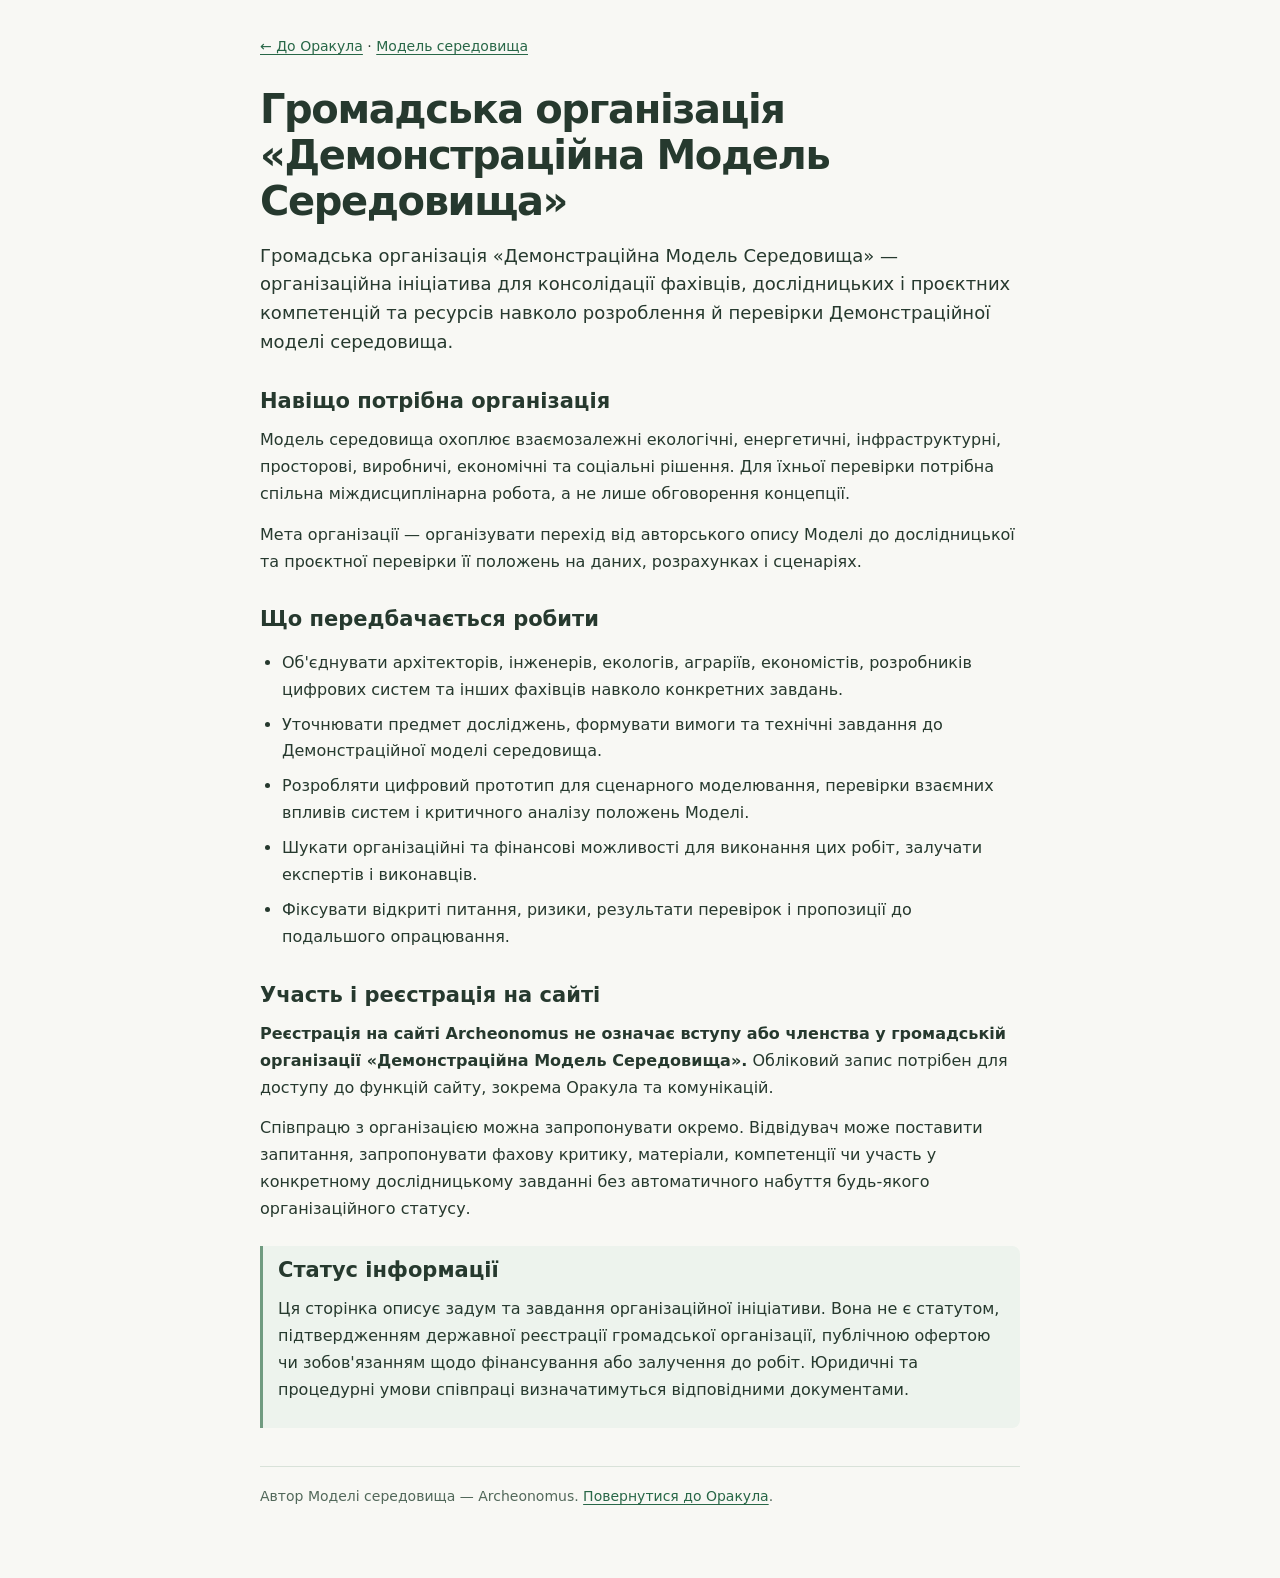
<file: dms.html>
<!doctype html>
<html lang="uk">
<head>
<meta charset="utf-8">
<meta name="viewport" content="width=device-width,initial-scale=1">
<meta name="description" content="Громадська організація «Демонстраційна Модель Середовища» — мета, завдання та принципи фахової співпраці над Демонстраційною моделлю середовища.">
<meta name="robots" content="index,follow">
<title>Громадська організація «Демонстраційна Модель Середовища»</title>
<style>
:root{color-scheme:light;font:16px/1.68 system-ui,-apple-system,"Segoe UI",sans-serif;color:#26392e;background:#f8f8f4}
*{box-sizing:border-box}body{margin:0}main{width:min(100% - 36px,760px);margin:35px auto 70px}a{color:#286747;text-underline-offset:3px}
nav{font-size:14px;margin-bottom:27px}h1{font-size:clamp(28px,5vw,40px);line-height:1.15;letter-spacing:-.035em;margin:8px 0 18px}
h2{font-size:21px;line-height:1.35;margin:30px 0 12px}p{margin:0 0 14px}.lead{font-size:18px;line-height:1.6}
section{margin:23px 0}ul{padding-left:22px}li{margin:8px 0}
.note{border-left:3px solid #709b80;padding:10px 15px;background:#edf3ed;border-radius:0 8px 8px 0}
footer{border-top:1px solid #d9e2d9;padding-top:18px;margin-top:38px;color:#52685a;font-size:14px}
</style>
</head>
<body><main>
<nav><a href="oracle.html">← До Оракула</a> · <a href="model.html">Модель середовища</a></nav>
<h1>Громадська організація «Демонстраційна Модель Середовища»</h1>
<p class="lead">Громадська організація «Демонстраційна Модель Середовища» — організаційна ініціатива для консолідації фахівців, дослідницьких і проєктних компетенцій та ресурсів навколо розроблення й перевірки Демонстраційної моделі середовища.</p>
<section>
<h2>Навіщо потрібна організація</h2>
<p>Модель середовища охоплює взаємозалежні екологічні, енергетичні, інфраструктурні, просторові, виробничі, економічні та соціальні рішення. Для їхньої перевірки потрібна спільна міждисциплінарна робота, а не лише обговорення концепції.</p>
<p>Мета організації — організувати перехід від авторського опису Моделі до дослідницької та проєктної перевірки її положень на даних, розрахунках і сценаріях.</p>
</section>
<section>
<h2>Що передбачається робити</h2>
<ul>
<li>Об'єднувати архітекторів, інженерів, екологів, аграріїв, економістів, розробників цифрових систем та інших фахівців навколо конкретних завдань.</li>
<li>Уточнювати предмет досліджень, формувати вимоги та технічні завдання до Демонстраційної моделі середовища.</li>
<li>Розробляти цифровий прототип для сценарного моделювання, перевірки взаємних впливів систем і критичного аналізу положень Моделі.</li>
<li>Шукати організаційні та фінансові можливості для виконання цих робіт, залучати експертів і виконавців.</li>
<li>Фіксувати відкриті питання, ризики, результати перевірок і пропозиції до подальшого опрацювання.</li>
</ul>
</section>
<section>
<h2>Участь і реєстрація на сайті</h2>
<p><strong>Реєстрація на сайті Archeonomus не означає вступу або членства у громадській організації «Демонстраційна Модель Середовища».</strong> Обліковий запис потрібен для доступу до функцій сайту, зокрема Оракула та комунікацій.</p>
<p>Співпрацю з організацією можна запропонувати окремо. Відвідувач може поставити запитання, запропонувати фахову критику, матеріали, компетенції чи участь у конкретному дослідницькому завданні без автоматичного набуття будь-якого організаційного статусу.</p>
</section>
<section class="note">
<h2 style="margin-top:0">Статус інформації</h2>
<p>Ця сторінка описує задум та завдання організаційної ініціативи. Вона не є статутом, підтвердженням державної реєстрації громадської організації, публічною офертою чи зобов'язанням щодо фінансування або залучення до робіт. Юридичні та процедурні умови співпраці визначатимуться відповідними документами.</p>
</section>
<footer>Автор Моделі середовища — Archeonomus. <a href="oracle.html">Повернутися до Оракула</a>.</footer>
</main></body></html>
</file>
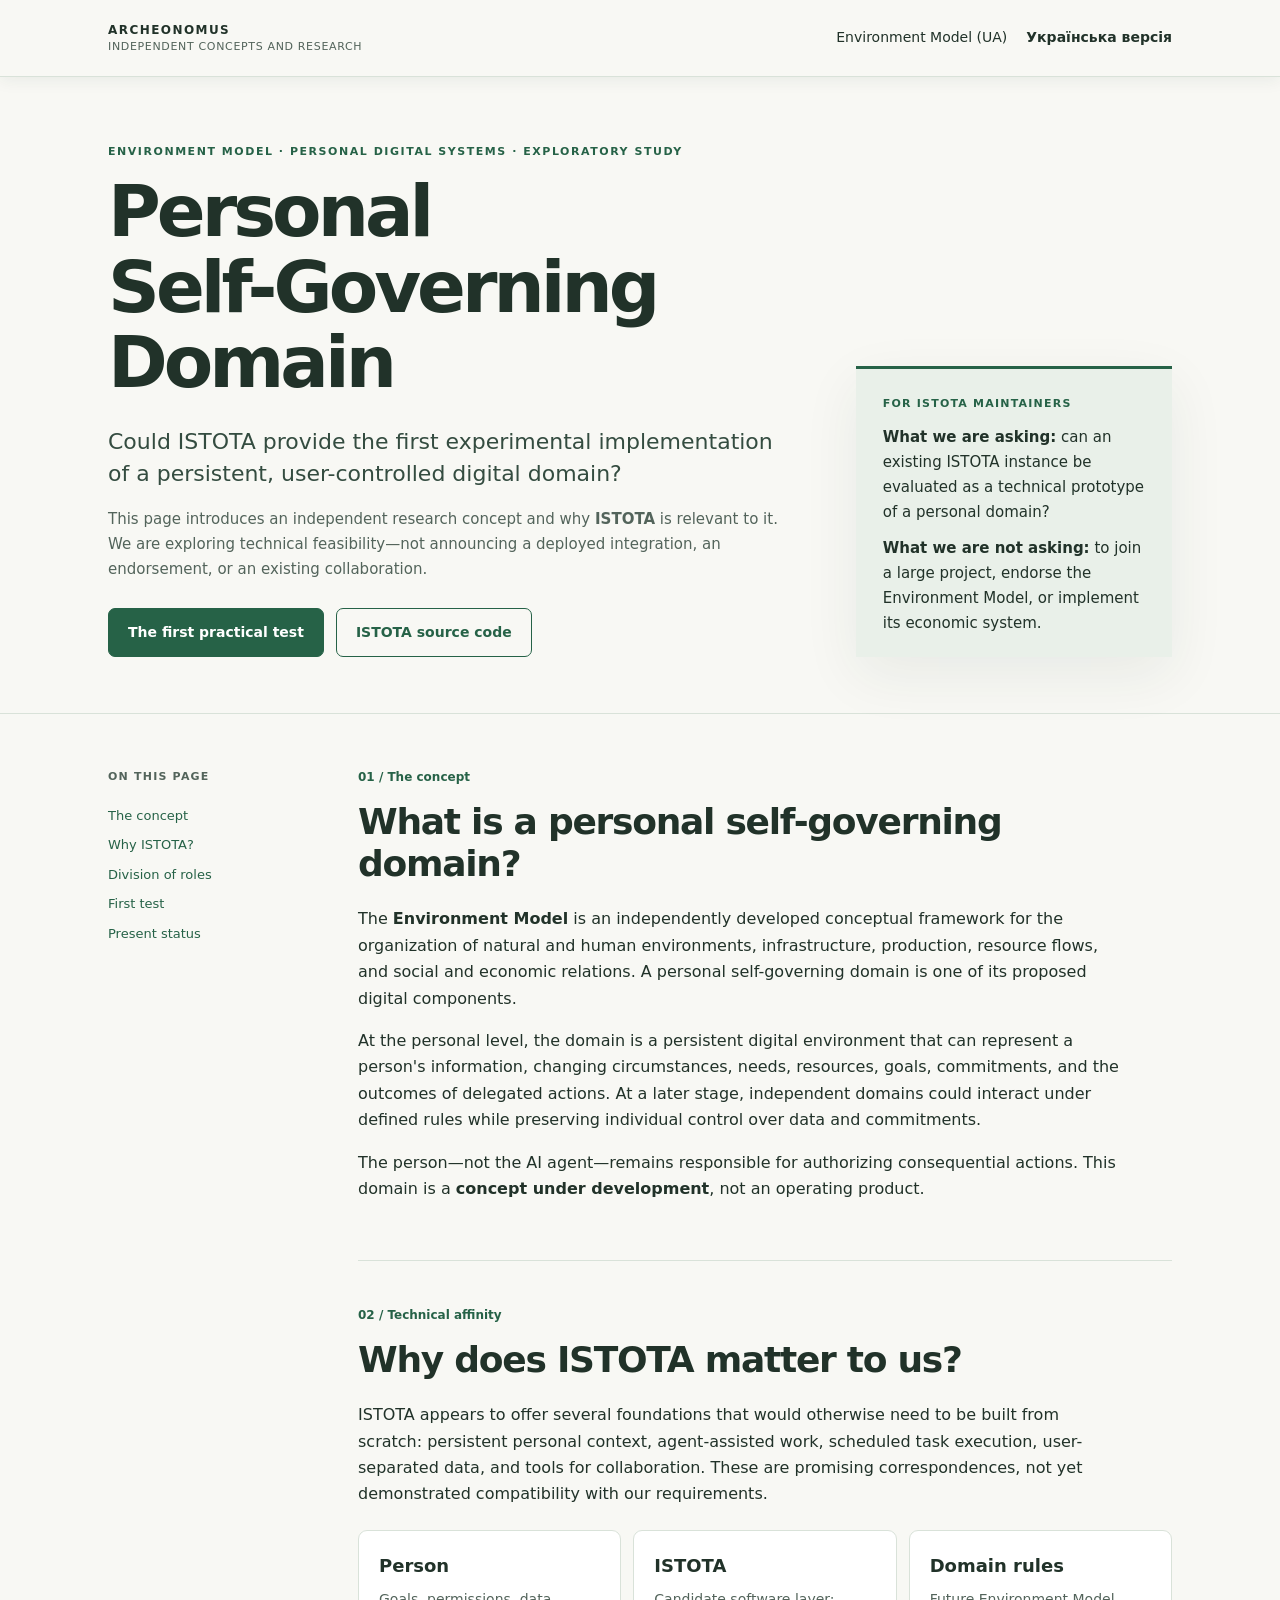
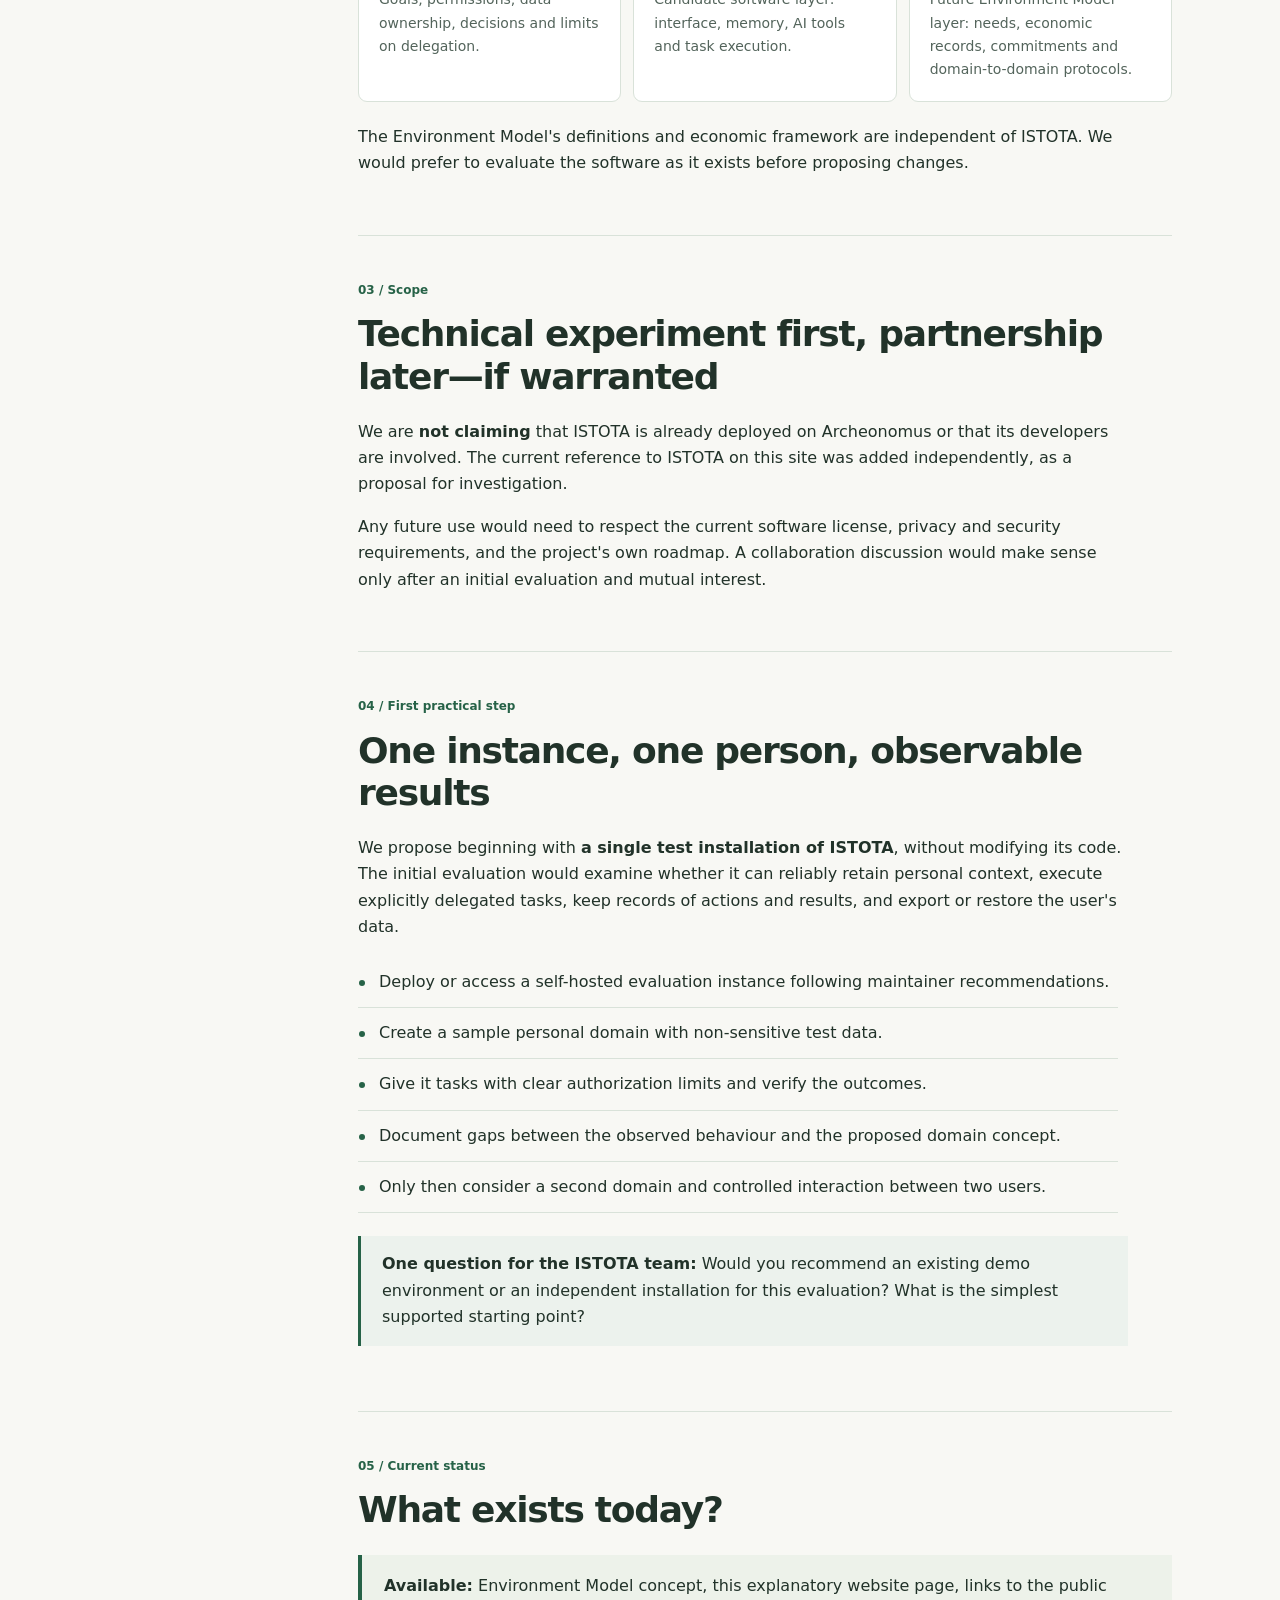
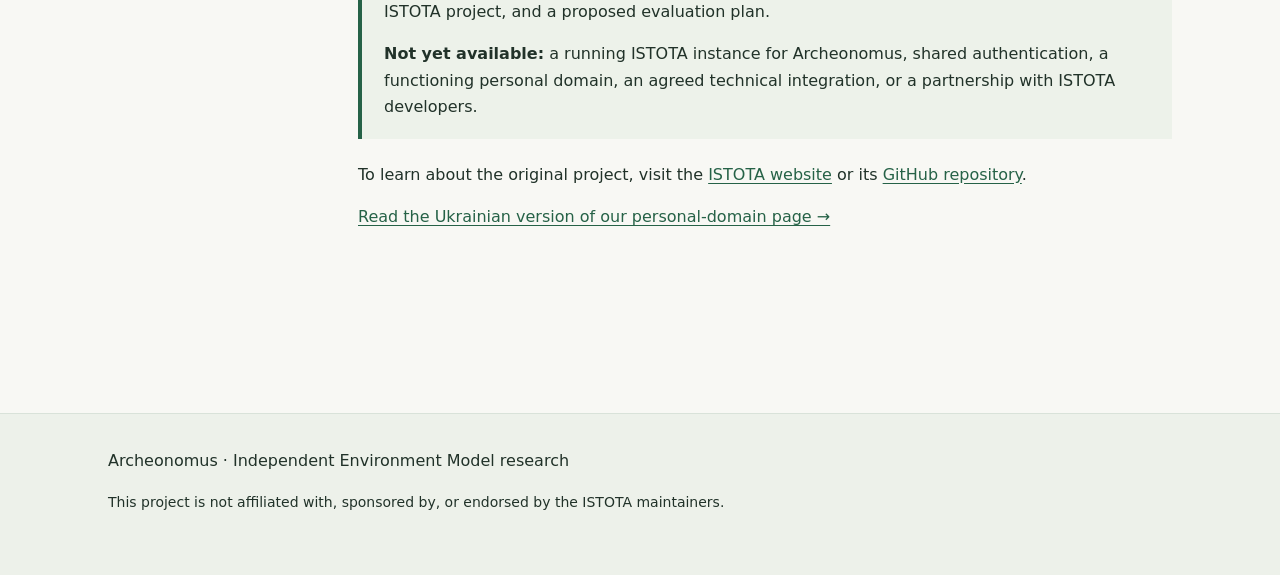
<file: domain-en.html>
<!doctype html>
<html lang="en"><head>
<meta charset="utf-8"><meta name="viewport" content="width=device-width,initial-scale=1">
<title>Personal Self-Governing Domain & ISTOTA | Archeonomus</title>
<meta name="description" content="A clear overview for ISTOTA developers: the personal self-governing domain in the Environment Model, why ISTOTA is of interest, and the proposed first test.">
<meta name="robots" content="index,follow">
<link rel="canonical" href="https://andrew-hvc.github.io/author-resource/domain-en.html">
<link rel="alternate" hreflang="uk" href="https://andrew-hvc.github.io/author-resource/domain.html">
<link rel="alternate" hreflang="en" href="https://andrew-hvc.github.io/author-resource/domain-en.html">
<link rel="stylesheet" href="assets/site.css">
<style>
.domain-flow{display:grid;grid-template-columns:repeat(3,minmax(0,1fr));gap:12px;margin:22px 0}
.domain-box{background:#fff;border:1px solid #d9e2d9;border-radius:9px;padding:20px}
.domain-box strong{display:block;font-size:18px;margin-bottom:8px}
.domain-box p{font-size:14px;color:#53645b;margin:0}
.domain-state{background:#edf2ea;border-left:4px solid #266247;padding:18px 22px;margin:23px 0}
.domain-state p:last-child{margin-bottom:0}
.lang-toggle{font-weight:750;white-space:nowrap}
@media(max-width:760px){.domain-flow{grid-template-columns:1fr}}
</style></head><body>
<a class="skip" href="#content">Skip to content</a>
<header class="site-header"><div class="shell header-inner">
<a class="brand" href="model.html">ARCHEONOMUS<span>Independent concepts and research</span></a>
<nav class="site-nav" aria-label="Navigation"><a href="model.html">Environment Model (UA)</a><a href="domain.html" class="lang-toggle" lang="uk">Українська версія</a></nav>
</div></header>
<main id="content">
<section class="hero"><div class="shell hero-inner">
<div>
<div class="eyebrow">Environment Model · Personal digital systems · Exploratory study</div>
<h1>Personal<br>Self-Governing Domain</h1>
<p class="lead">Could ISTOTA provide the first experimental implementation of a persistent, user-controlled digital domain?</p>
<p class="summary">This page introduces an independent research concept and why <strong>ISTOTA</strong> is relevant to it. We are exploring technical feasibility—not announcing a deployed integration, an endorsement, or an existing collaboration.</p>
<div class="hero-actions"><a class="btn" href="#test">The first practical test</a><a class="btn btn-outline" href="https://github.com/istota-project/istota" target="_blank" rel="noopener noreferrer">ISTOTA source code</a></div>
</div>
<aside class="hero-aside">
<small>For ISTOTA maintainers</small>
<p><strong>What we are asking:</strong> can an existing ISTOTA instance be evaluated as a technical prototype of a personal domain?</p>
<p><strong>What we are not asking:</strong> to join a large project, endorse the Environment Model, or implement its economic system.</p>
</aside>
</div></section>
<div class="shell page-layout">
<aside class="toc" aria-label="Page sections"><p>On this page</p>
<a href="#model">The concept</a><a href="#why">Why ISTOTA?</a><a href="#scope">Division of roles</a><a href="#test">First test</a><a href="#status">Present status</a></aside>
<div>
<section class="content-section" id="model"><div class="section-label">01 / The concept</div>
<h2>What is a personal self-governing domain?</h2>
<p>The <strong>Environment Model</strong> is an independently developed conceptual framework for the organization of natural and human environments, infrastructure, production, resource flows, and social and economic relations. A personal self-governing domain is one of its proposed digital components.</p>
<p>At the personal level, the domain is a persistent digital environment that can represent a person's information, changing circumstances, needs, resources, goals, commitments, and the outcomes of delegated actions. At a later stage, independent domains could interact under defined rules while preserving individual control over data and commitments.</p>
<p>The person—not the AI agent—remains responsible for authorizing consequential actions. This domain is a <strong>concept under development</strong>, not an operating product.</p>
</section>
<section class="content-section" id="why"><div class="section-label">02 / Technical affinity</div>
<h2>Why does ISTOTA matter to us?</h2>
<p>ISTOTA appears to offer several foundations that would otherwise need to be built from scratch: persistent personal context, agent-assisted work, scheduled task execution, user-separated data, and tools for collaboration. These are promising correspondences, not yet demonstrated compatibility with our requirements.</p>
<div class="domain-flow">
<div class="domain-box"><strong>Person</strong><p>Goals, permissions, data ownership, decisions and limits on delegation.</p></div>
<div class="domain-box"><strong>ISTOTA</strong><p>Candidate software layer: interface, memory, AI tools and task execution.</p></div>
<div class="domain-box"><strong>Domain rules</strong><p>Future Environment Model layer: needs, economic records, commitments and domain-to-domain protocols.</p></div>
</div>
<p>The Environment Model's definitions and economic framework are independent of ISTOTA. We would prefer to evaluate the software as it exists before proposing changes.</p>
</section>
<section class="content-section" id="scope"><div class="section-label">03 / Scope</div>
<h2>Technical experiment first, partnership later—if warranted</h2>
<p>We are <strong>not claiming</strong> that ISTOTA is already deployed on Archeonomus or that its developers are involved. The current reference to ISTOTA on this site was added independently, as a proposal for investigation.</p>
<p>Any future use would need to respect the current software license, privacy and security requirements, and the project's own roadmap. A collaboration discussion would make sense only after an initial evaluation and mutual interest.</p>
</section>
<section class="content-section" id="test"><div class="section-label">04 / First practical step</div>
<h2>One instance, one person, observable results</h2>
<p>We propose beginning with <strong>a single test installation of ISTOTA</strong>, without modifying its code. The initial evaluation would examine whether it can reliably retain personal context, execute explicitly delegated tasks, keep records of actions and results, and export or restore the user's data.</p>
<ul class="list-clean">
<li>Deploy or access a self-hosted evaluation instance following maintainer recommendations.</li>
<li>Create a sample personal domain with non-sensitive test data.</li>
<li>Give it tasks with clear authorization limits and verify the outcomes.</li>
<li>Document gaps between the observed behaviour and the proposed domain concept.</li>
<li>Only then consider a second domain and controlled interaction between two users.</li>
</ul>
<div class="prose-block"><p><strong>One question for the ISTOTA team:</strong> Would you recommend an existing demo environment or an independent installation for this evaluation? What is the simplest supported starting point?</p></div>
</section>
<section class="content-section" id="status"><div class="section-label">05 / Current status</div>
<h2>What exists today?</h2>
<div class="domain-state">
<p><strong>Available:</strong> Environment Model concept, this explanatory website page, links to the public ISTOTA project, and a proposed evaluation plan.</p>
<p><strong>Not yet available:</strong> a running ISTOTA instance for Archeonomus, shared authentication, a functioning personal domain, an agreed technical integration, or a partnership with ISTOTA developers.</p>
</div>
<p>To learn about the original project, visit the <a href="https://istota.cynium.com/" target="_blank" rel="noopener noreferrer">ISTOTA website</a> or its <a href="https://github.com/istota-project/istota" target="_blank" rel="noopener noreferrer">GitHub repository</a>.</p>
<p><a href="domain.html" lang="uk">Read the Ukrainian version of our personal-domain page →</a></p>
</section></div></div></main>
<footer class="site-footer"><div class="shell"><p>Archeonomus · Independent Environment Model research</p><p class="small">This project is not affiliated with, sponsored by, or endorsed by the ISTOTA maintainers.</p></div></footer>
</body></html>
</file>
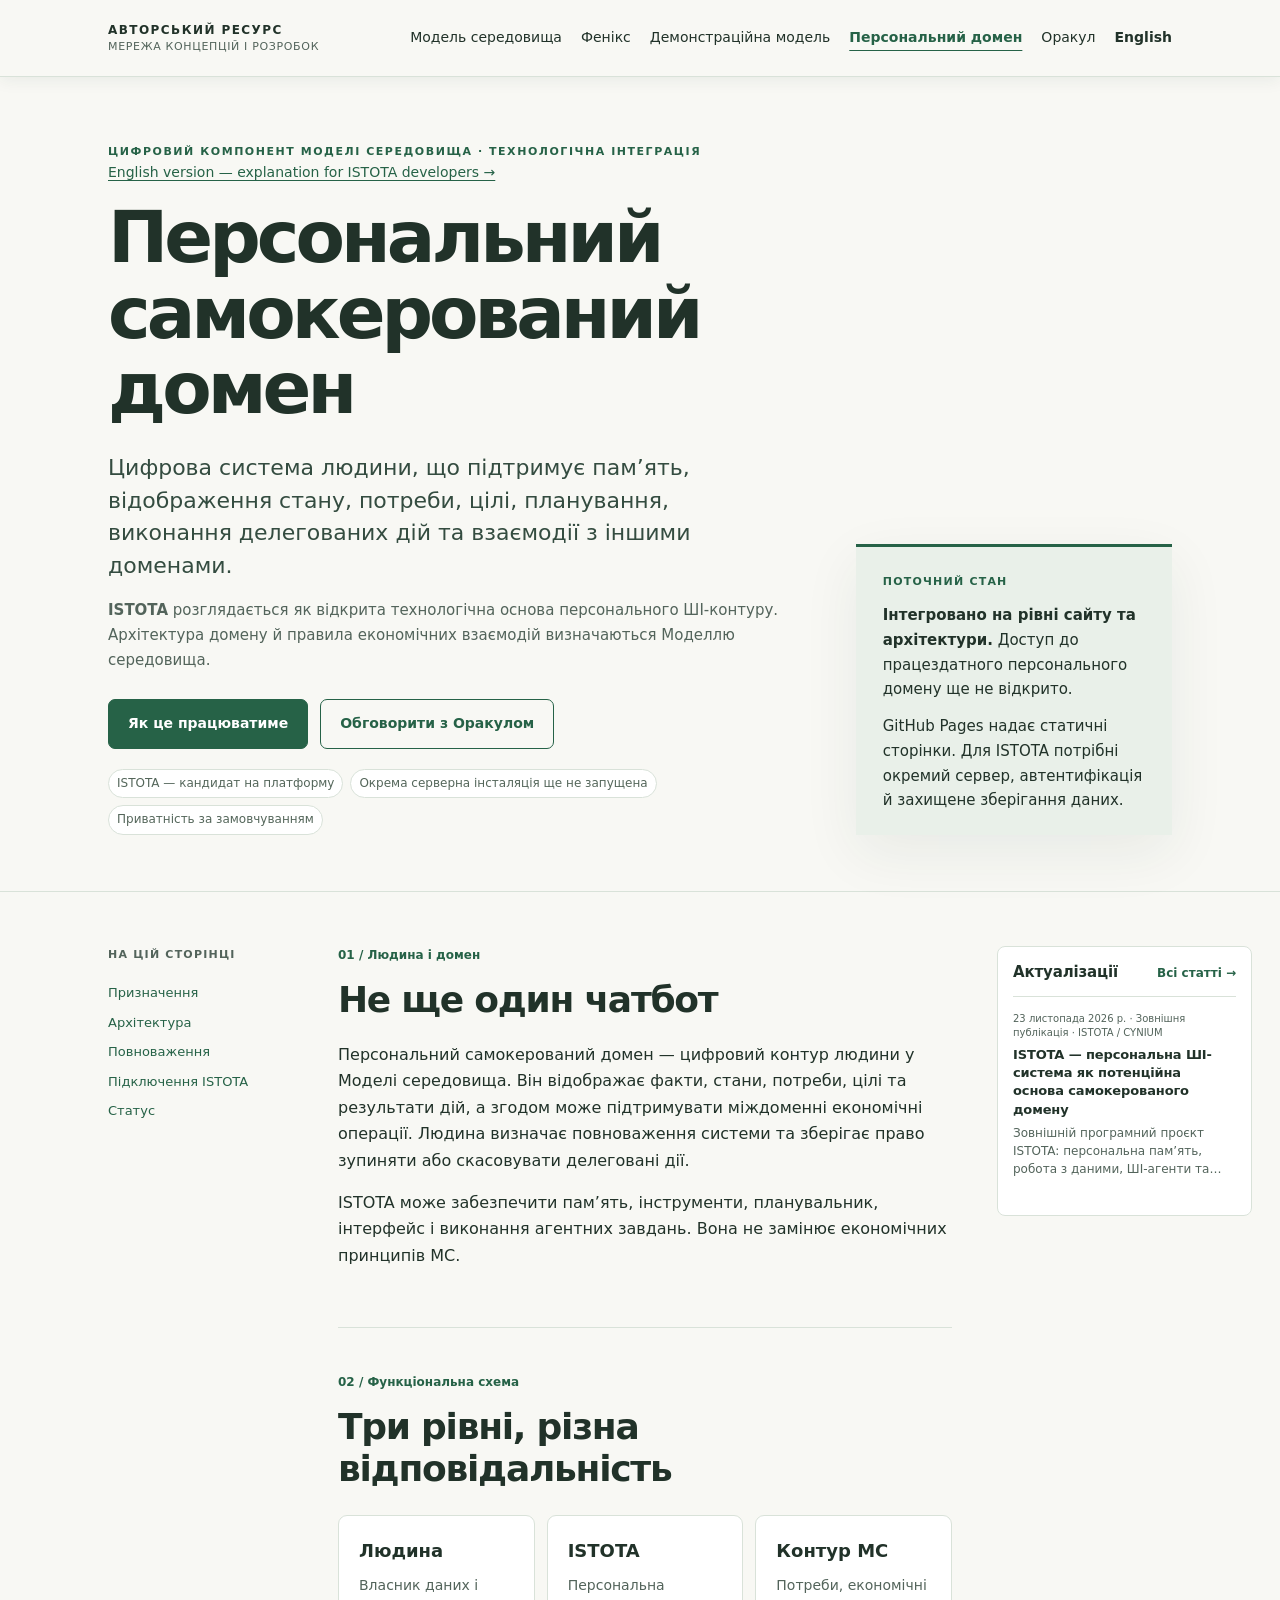
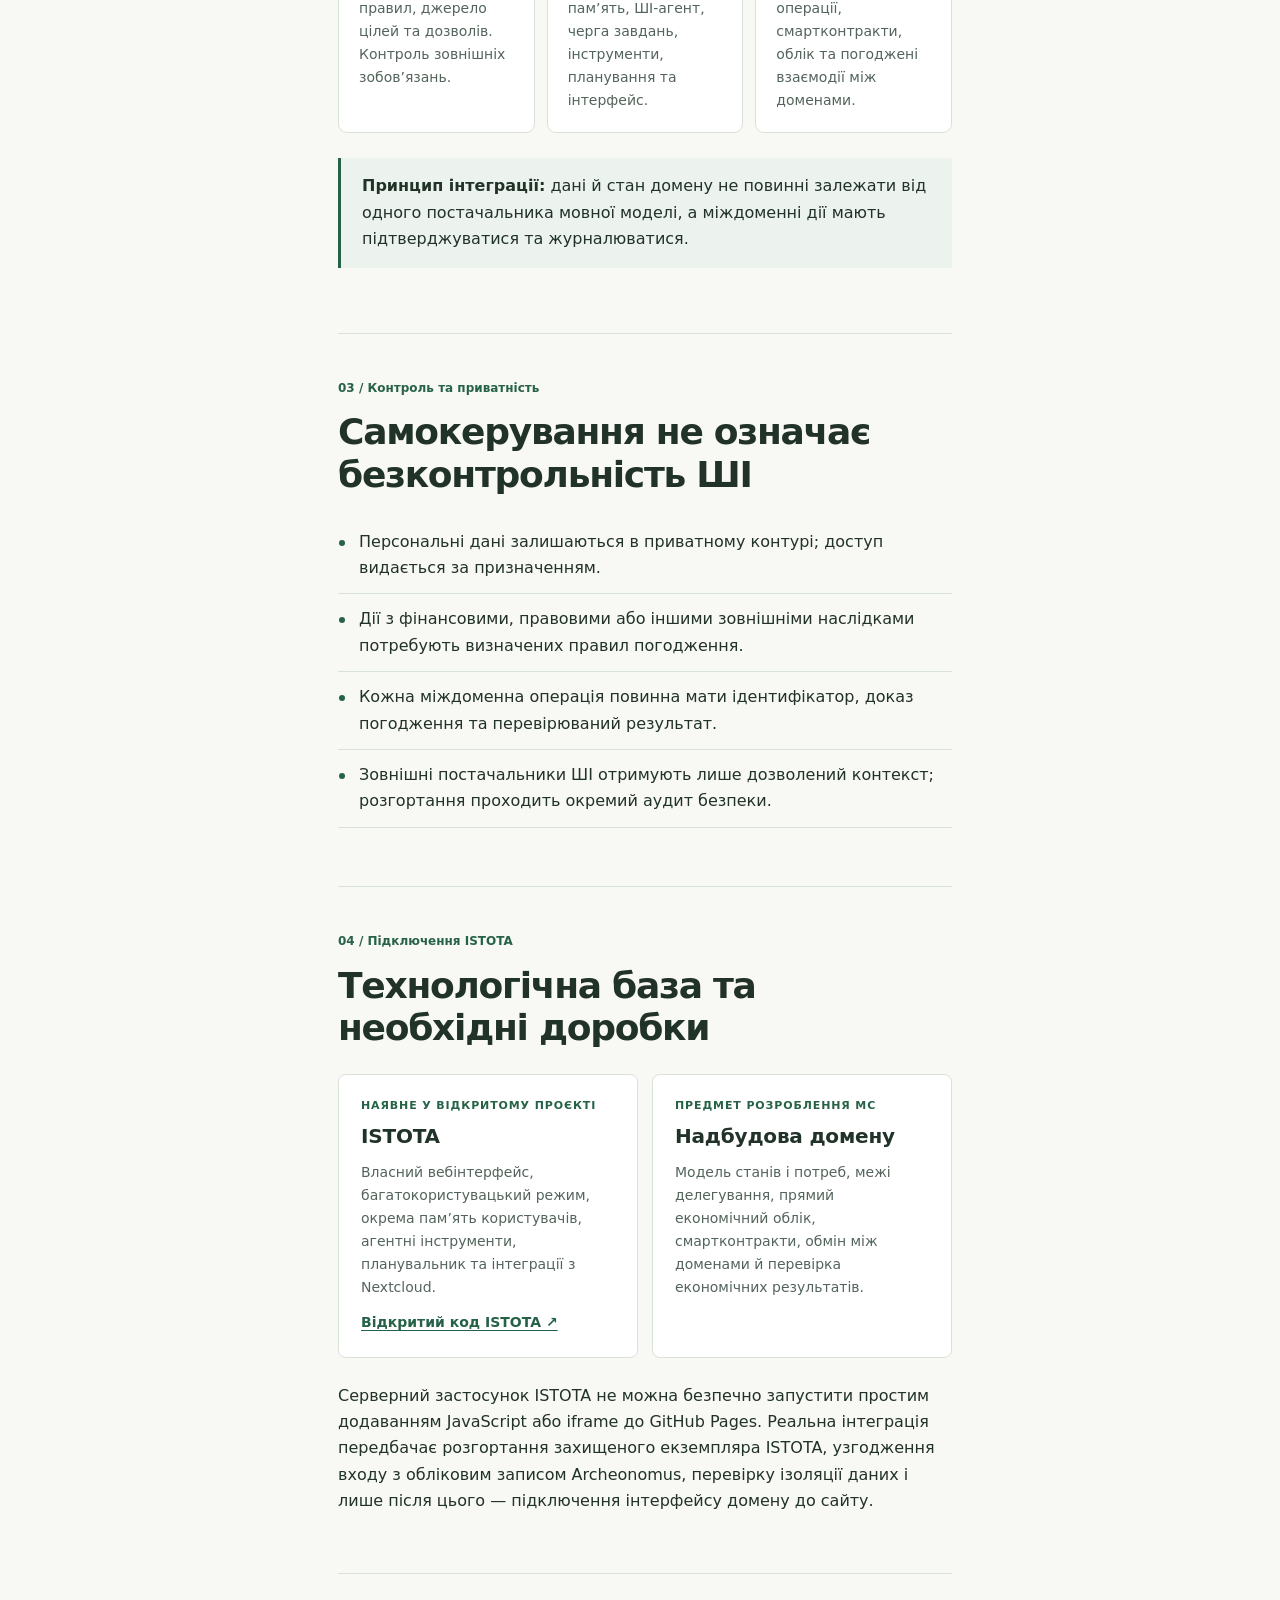
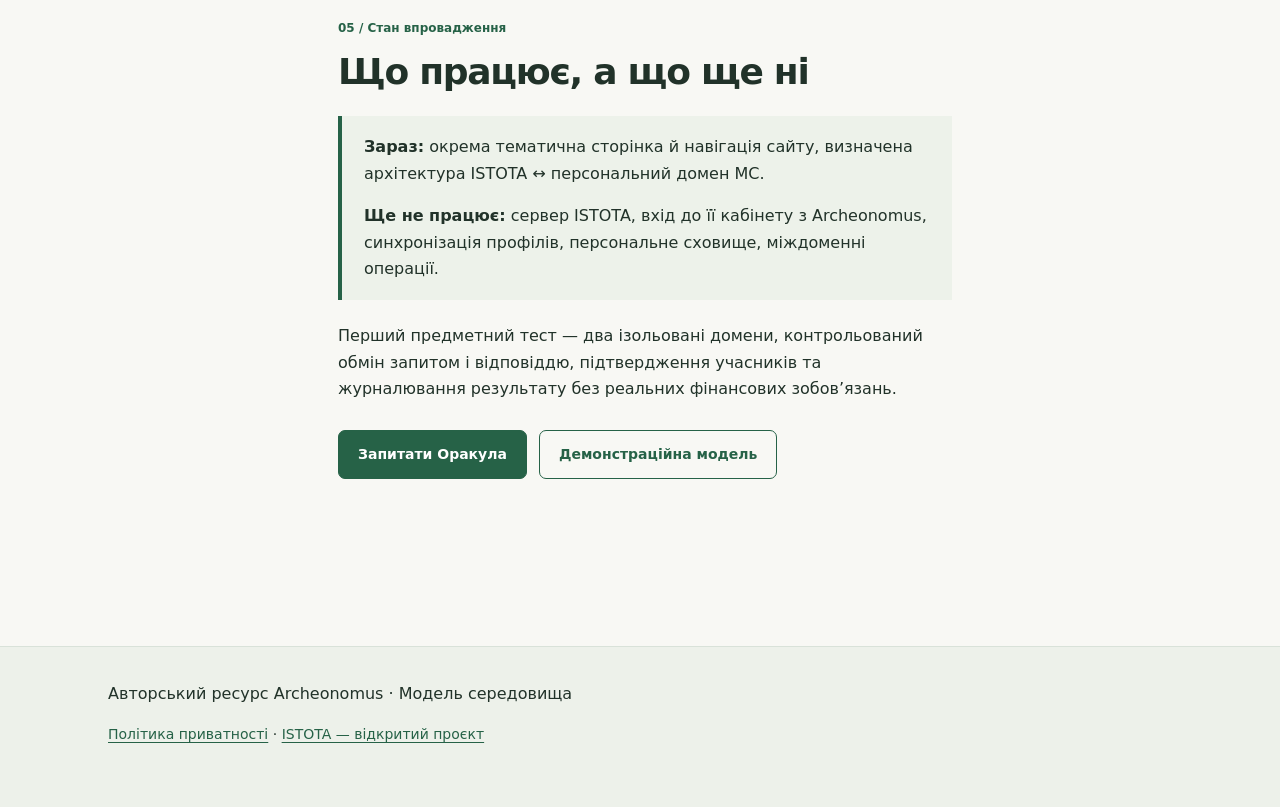
<file: domain.html>
<!doctype html>
<html lang="uk"><head><meta charset="utf-8"><meta name="viewport" content="width=device-width,initial-scale=1">
<title>Персональний домен · ISTOTA — Archeonomus</title>
<meta name="description" content="Персональний самокерований домен Моделі середовища: технологічна інтеграція ISTOTA, межі автономії, приватність і дорожня карта впровадження.">
<meta name="robots" content="index,follow">
<link rel="canonical" href="https://andrew-hvc.github.io/author-resource/domain.html">
<link rel="alternate" hreflang="en" href="https://andrew-hvc.github.io/author-resource/domain-en.html">
<link rel="alternate" hreflang="uk" href="https://andrew-hvc.github.io/author-resource/domain.html">
<link rel="stylesheet" href="assets/site.css">
<style>.domain-flow{display:grid;grid-template-columns:repeat(3,minmax(0,1fr));gap:12px;margin:25px 0}.domain-box{background:#fff;border:1px solid #d9e2d9;border-radius:9px;padding:20px}.domain-box strong{display:block;font-size:18px;margin-bottom:8px}.domain-box p{font-size:14px;color:#53645b;margin:0}.domain-state{background:#edf2ea;border-left:4px solid #266247;padding:18px 22px;margin:23px 0}.domain-state p:last-child{margin-bottom:0}@media(max-width:760px){.domain-flow{grid-template-columns:1fr}}</style>
</head><body>
<a class="skip" href="#content">До змісту</a>
<header class="site-header"><div class="shell header-inner">
<a class="brand" href="model.html">АВТОРСЬКИЙ РЕСУРС<span>Мережа концепцій і розробок</span></a>
<nav class="site-nav" aria-label="Навігація"><a href="model.html">Модель середовища</a><a href="feniks.html">Фенікс</a><a href="demo.html">Демонстраційна модель</a><a href="domain.html" aria-current="page">Персональний домен</a><a href="oracle.html">Оракул</a><a href="domain-en.html" lang="en" style="font-weight:750">English</a></nav>
</div></header>
<main id="content">
<section class="hero"><div class="shell hero-inner"><div>
<div class="eyebrow">Цифровий компонент Моделі середовища · технологічна інтеграція</div>
<p class="small"><a href="domain-en.html" lang="en">English version — explanation for ISTOTA developers →</a></p>
<h1>Персональний<br>самокерований домен</h1>
<p class="lead">Цифрова система людини, що підтримує пам’ять, відображення стану, потреби, цілі, планування, виконання делегованих дій та взаємодії з іншими доменами.</p>
<p class="summary"><strong>ISTOTA</strong> розглядається як відкрита технологічна основа персонального ШІ-контуру. Архітектура домену й правила економічних взаємодій визначаються Моделлю середовища.</p>
<div class="hero-actions"><a class="btn" href="#architecture">Як це працюватиме</a><a class="btn btn-outline" href="oracle.html">Обговорити з Оракулом</a></div>
<div class="mini-meta"><span>ISTOTA — кандидат на платформу</span><span>Окрема серверна інсталяція ще не запущена</span><span>Приватність за замовчуванням</span></div>
</div><aside class="hero-aside"><small>Поточний стан</small>
<p><strong>Інтегровано на рівні сайту та архітектури.</strong> Доступ до працездатного персонального домену ще не відкрито.</p>
<p>GitHub Pages надає статичні сторінки. Для ISTOTA потрібні окремий сервер, автентифікація й захищене зберігання даних.</p>
</aside></div></section>
<div class="shell page-layout with-updates"><aside class="toc"><p>На цій сторінці</p>
<a href="#definition">Призначення</a><a href="#architecture">Архітектура</a><a href="#boundaries">Повноваження</a><a href="#integration">Підключення ISTOTA</a><a href="#status">Статус</a>
</aside><div>
<section class="content-section" id="definition"><div class="section-label">01 / Людина і домен</div>
<h2>Не ще один чатбот</h2>
<p>Персональний самокерований домен — цифровий контур людини у Моделі середовища. Він відображає факти, стани, потреби, цілі та результати дій, а згодом може підтримувати міждоменні економічні операції. Людина визначає повноваження системи та зберігає право зупиняти або скасовувати делеговані дії.</p>
<p>ISTOTA може забезпечити пам’ять, інструменти, планувальник, інтерфейс і виконання агентних завдань. Вона не замінює економічних принципів МС.</p></section>
<section class="content-section" id="architecture"><div class="section-label">02 / Функціональна схема</div><h2>Три рівні, різна відповідальність</h2>
<div class="domain-flow">
<div class="domain-box"><strong>Людина</strong><p>Власник даних і правил, джерело цілей та дозволів. Контроль зовнішніх зобов’язань.</p></div>
<div class="domain-box"><strong>ISTOTA</strong><p>Персональна пам’ять, ШІ-агент, черга завдань, інструменти, планування та інтерфейс.</p></div>
<div class="domain-box"><strong>Контур МС</strong><p>Потреби, економічні операції, смартконтракти, облік та погоджені взаємодії між доменами.</p></div>
</div>
<div class="prose-block"><p><strong>Принцип інтеграції:</strong> дані й стан домену не повинні залежати від одного постачальника мовної моделі, а міждоменні дії мають підтверджуватися та журналюватися.</p></div>
</section>
<section class="content-section" id="boundaries"><div class="section-label">03 / Контроль та приватність</div><h2>Самокерування не означає безконтрольність ШІ</h2>
<ul class="list-clean">
<li>Персональні дані залишаються в приватному контурі; доступ видається за призначенням.</li>
<li>Дії з фінансовими, правовими або іншими зовнішніми наслідками потребують визначених правил погодження.</li>
<li>Кожна міждоменна операція повинна мати ідентифікатор, доказ погодження та перевірюваний результат.</li>
<li>Зовнішні постачальники ШІ отримують лише дозволений контекст; розгортання проходить окремий аудит безпеки.</li>
</ul></section>
<section class="content-section" id="integration"><div class="section-label">04 / Підключення ISTOTA</div><h2>Технологічна база та необхідні доробки</h2>
<div class="card-grid">
<div class="info-card"><div class="meta">Наявне у відкритому проєкті</div><h3>ISTOTA</h3><p>Власний вебінтерфейс, багатокористувацький режим, окрема пам’ять користувачів, агентні інструменти, планувальник та інтеграції з Nextcloud.</p><p style="margin-top:12px"><a href="https://github.com/istota-project/istota" target="_blank" rel="noopener noreferrer">Відкритий код ISTOTA ↗</a></p></div>
<div class="info-card"><div class="meta">Предмет розроблення МС</div><h3>Надбудова домену</h3><p>Модель станів і потреб, межі делегування, прямий економічний облік, смартконтракти, обмін між доменами й перевірка економічних результатів.</p></div>
</div>
<p>Серверний застосунок ISTOTA не можна безпечно запустити простим додаванням JavaScript або iframe до GitHub Pages. Реальна інтеграція передбачає розгортання захищеного екземпляра ISTOTA, узгодження входу з обліковим записом Archeonomus, перевірку ізоляції даних і лише після цього — підключення інтерфейсу домену до сайту.</p>
</section>
<section class="content-section" id="status"><div class="section-label">05 / Стан впровадження</div><h2>Що працює, а що ще ні</h2>
<div class="domain-state"><p><strong>Зараз:</strong> окрема тематична сторінка й навігація сайту, визначена архітектура ISTOTA ↔ персональний домен МС.</p>
<p><strong>Ще не працює:</strong> сервер ISTOTA, вхід до її кабінету з Archeonomus, синхронізація профілів, персональне сховище, міждоменні операції.</p></div>
<p>Перший предметний тест — два ізольовані домени, контрольований обмін запитом і відповіддю, підтвердження учасників та журналювання результату без реальних фінансових зобов’язань.</p>
<div class="hero-actions"><a class="btn" href="oracle.html">Запитати Оракула</a><a class="btn btn-outline" href="demo.html">Демонстраційна модель</a></div>
</section></div>
<aside class="updates-rail" data-updates-sidebar="domain" aria-label="Актуалізації за темою персонального домену">
<div class="updates-sidebar-header"><h2 class="updates-sidebar-title">Актуалізації</h2><a class="updates-all-link" href="aktualizatsii.html?topic=domain">Всі статті →</a></div>
<div class="updates-sidebar-list" tabindex="0" role="region" aria-label="Прокручувана стрічка актуалізацій"><p class="updates-empty">Завантажуємо публікації…</p></div>
</aside></div></main>
<footer class="site-footer"><div class="shell"><p>Авторський ресурс Archeonomus · Модель середовища</p><p class="small"><a href="privacy.html">Політика приватності</a> · <a href="https://github.com/istota-project/istota" target="_blank" rel="noopener noreferrer">ISTOTA — відкритий проєкт</a></p></div></footer>
<script src="assets/updates.js" defer></script>
</body></html>
</file>
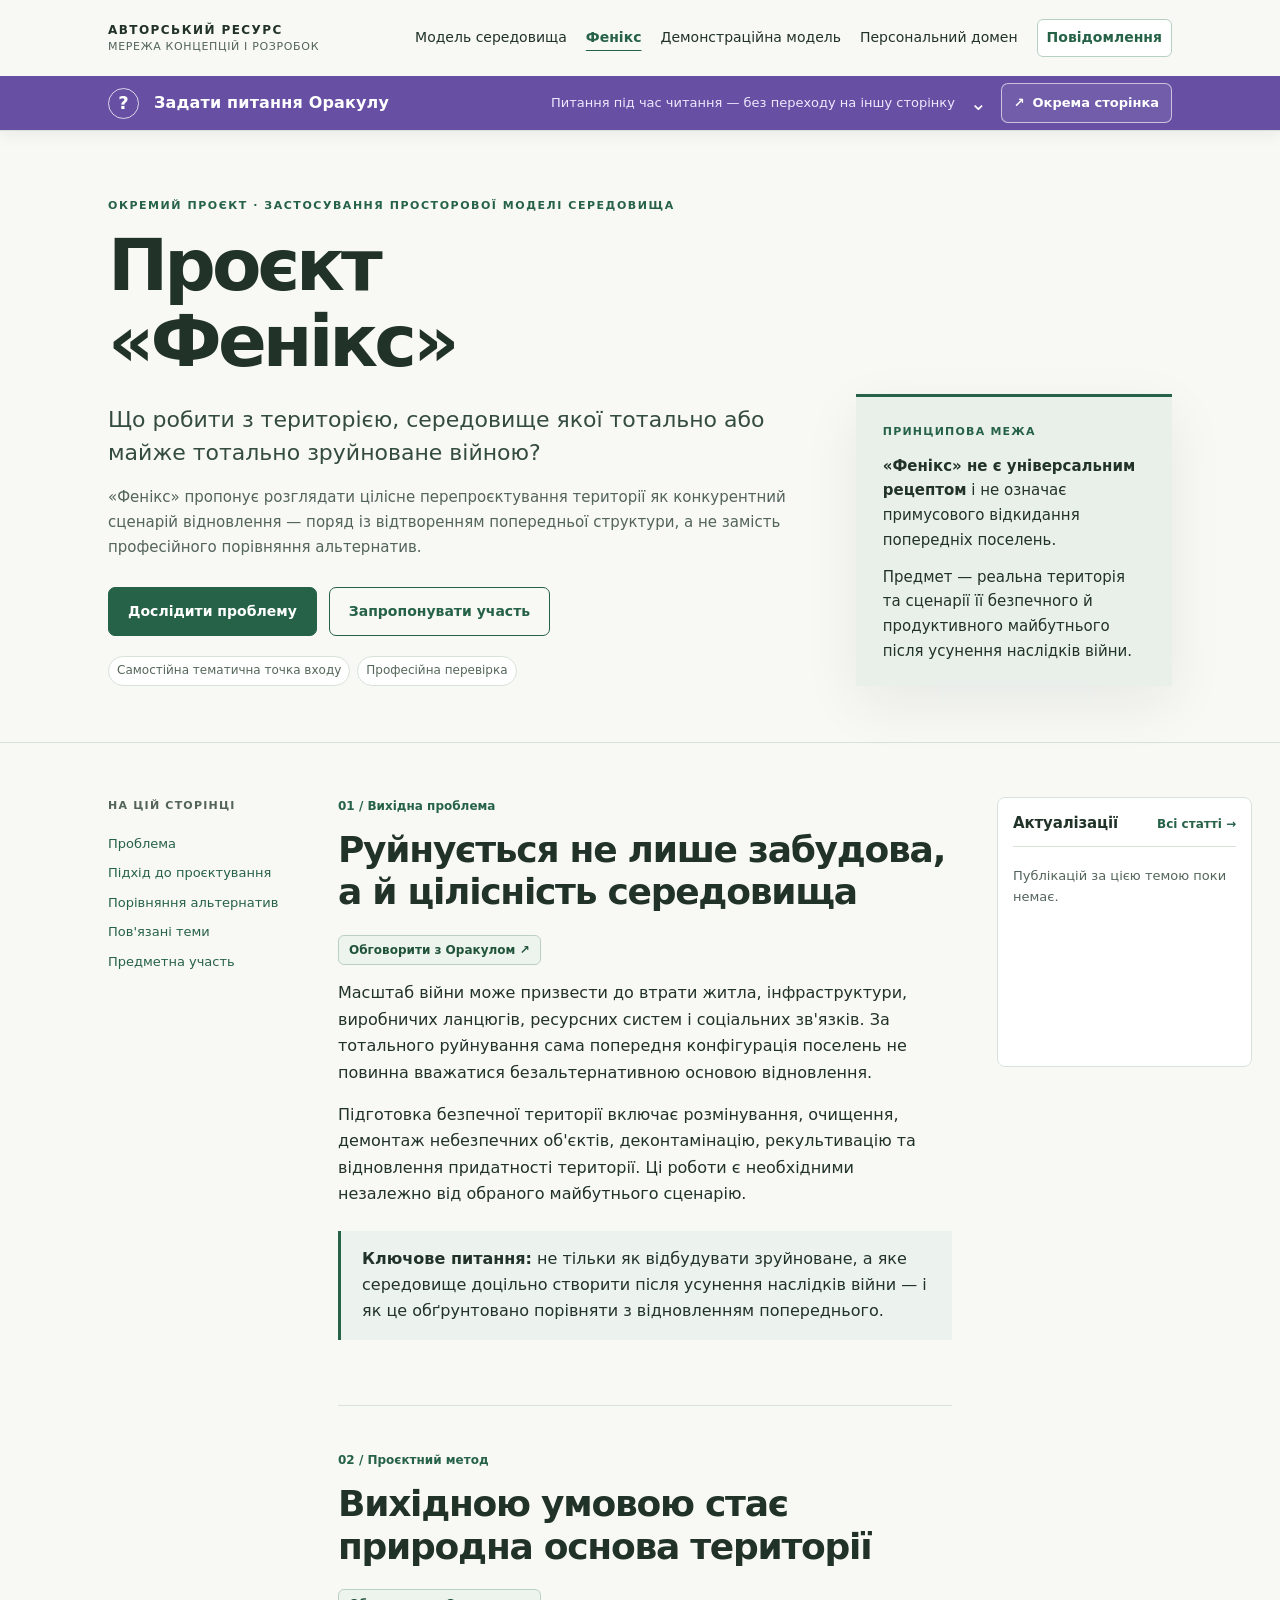
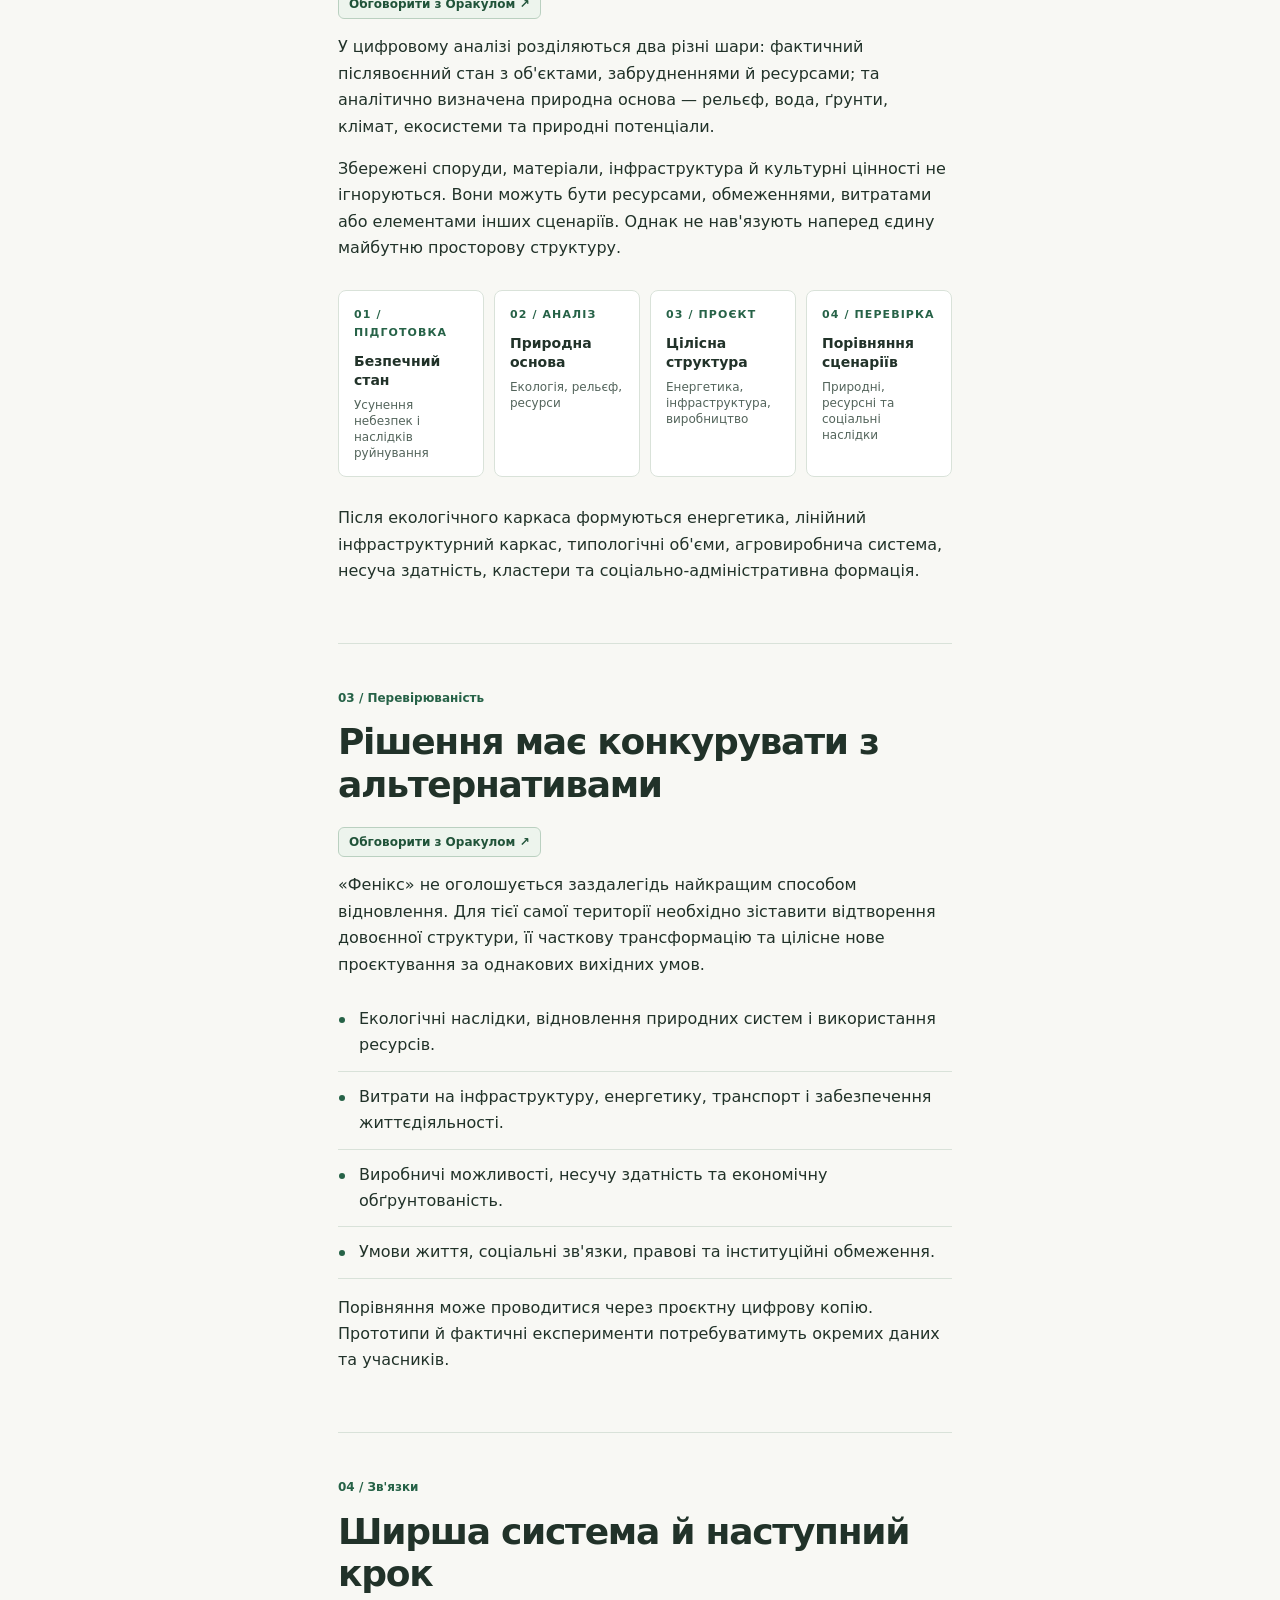
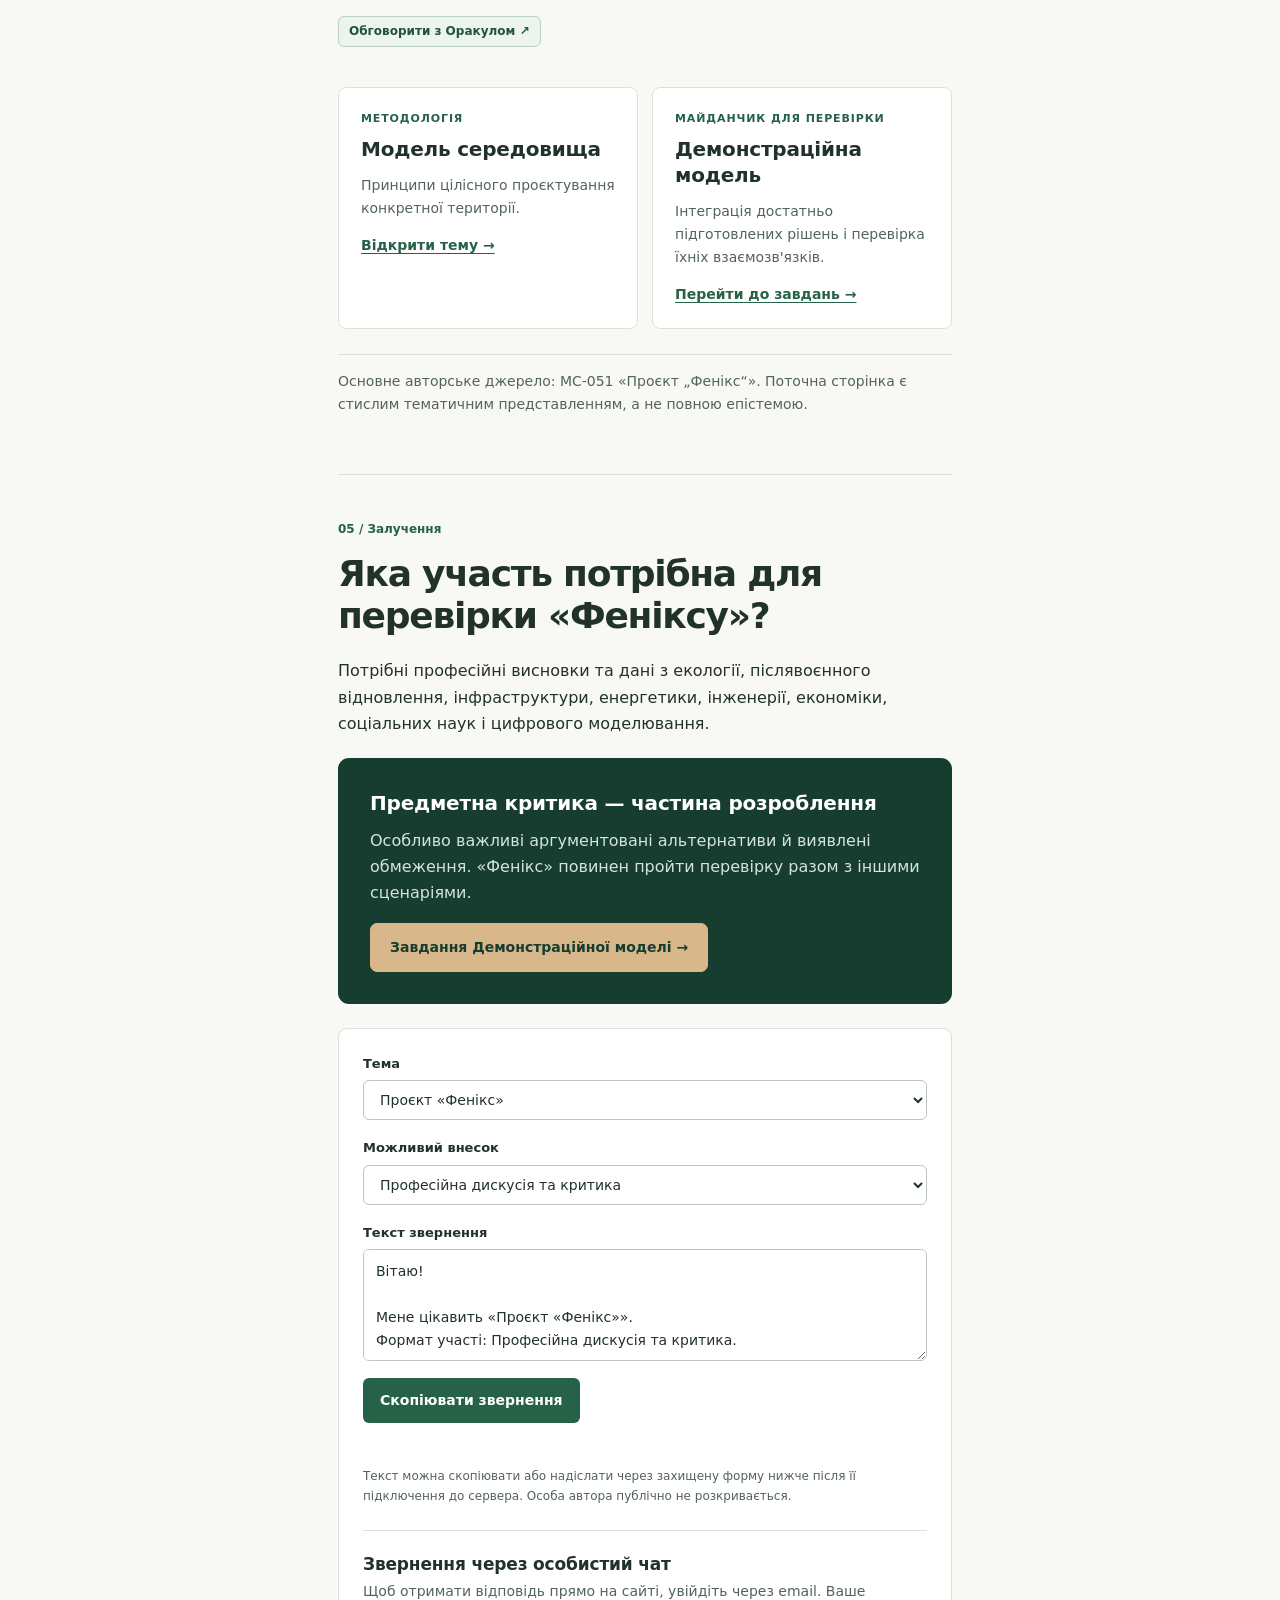
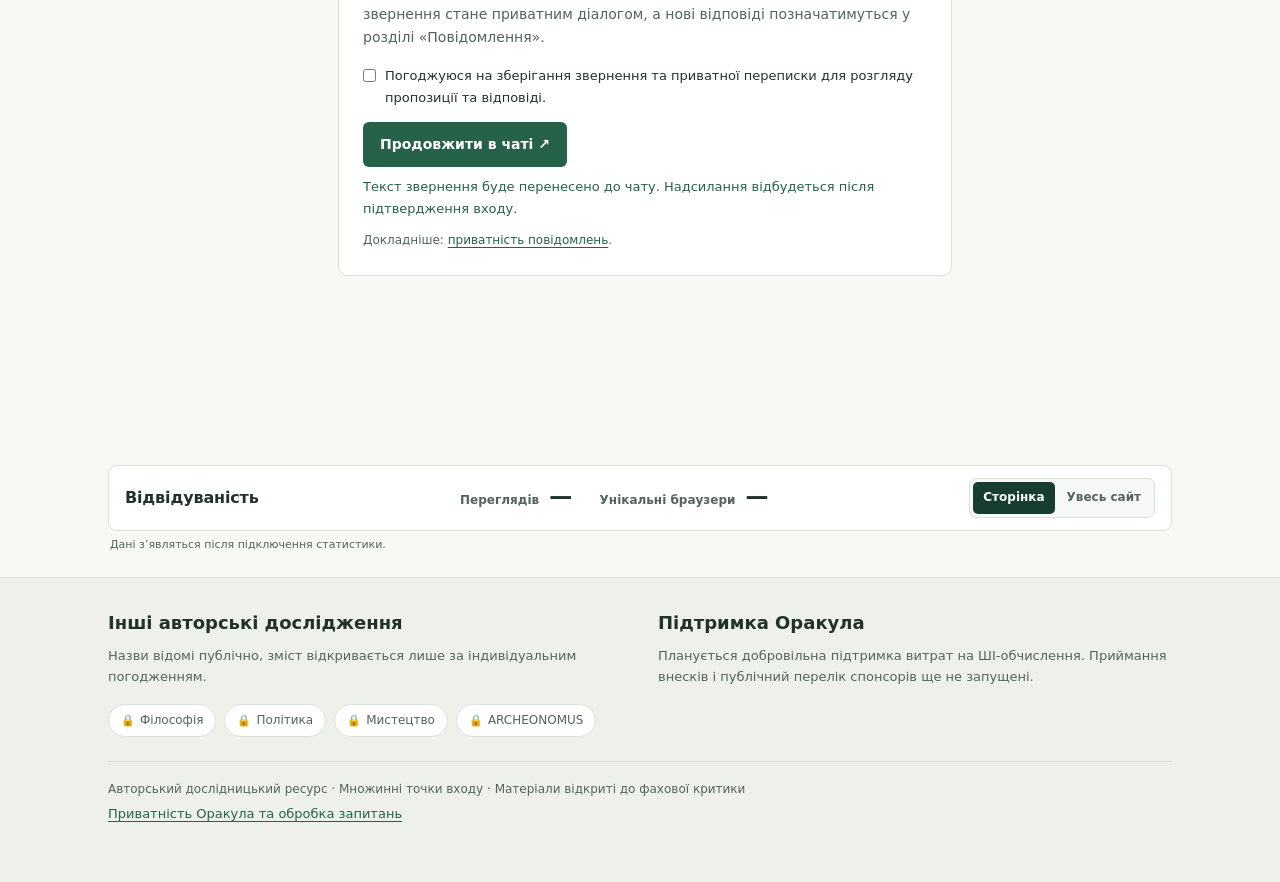
<file: feniks.html>
<!doctype html>
<html lang="uk"><head><meta charset="utf-8"><meta name="viewport" content="width=device-width,initial-scale=1">
<title>Проєкт «Фенікс» — майбутнє тотально зруйнованих територій</title><meta name="description" content="Проєкт «Фенікс»: альтернативне цілісне проєктування територій, глибоко зруйнованих війною. Вихідні природні умови, екокаркас, енергетика, інфраструктура, порівняння сценаріїв і професійна перевірка."><meta name="robots" content="index,follow,max-snippet:-1">
<meta property="og:type" content="article"><meta property="og:title" content="Проєкт «Фенікс» — майбутнє тотально зруйнованих територій"><meta property="og:description" content="Відновлення території не обов'язково означає автоматичне повернення до довоєнної просторової структури.">
<link rel="canonical" href="https://andrew-hvc.github.io/author-resource/feniks.html">
<meta property="og:url" content="https://andrew-hvc.github.io/author-resource/feniks.html">
<link rel="stylesheet" href="assets/site.css"><script type="application/ld+json">{"@context":"https://schema.org","@type":"CreativeWork","name":"Проєкт«Фенікс»","inLanguage":"uk","description":"Відновлення території не обов'язково означає автоматичне повернення до довоєнної просторової структури.","isAccessibleForFree":true}</script></head>
<body><a class="skip" href="#content">До змісту</a><header class="site-header" data-oracle-shell><div class="shell header-inner">
<a class="brand" href="model.html">АВТОРСЬКИЙ РЕСУРС<span>Мережа концепцій і розробок</span></a><nav class="site-nav" aria-label="Відкриті тематичні сторінки"><a href="model.html">Модель середовища</a><a href="feniks.html" aria-current="page">Фенікс</a><a href="demo.html">Демонстраційна модель</a><a href="domain.html">Персональний домен</a><a class="site-chat-link" href="messages.html" data-chat-link>Повідомлення <span class="site-chat-badge" data-chat-badge hidden aria-label="Непрочитані відповіді"></span></a></nav>
</div>
<div class="oracle-toolbar" aria-label="Доступ до Оракула">
  <div class="oracle-toolbar-inner shell">
    <button class="oracle-trigger" data-oracle-trigger type="button" aria-controls="oracle-drawer" aria-expanded="false">
      <span class="oracle-trigger-icon" aria-hidden="true">?</span>
      <span class="oracle-trigger-main">Задати питання Оракулу</span>
      <span class="oracle-trigger-hint">Питання під час читання — без переходу на іншу сторінку</span>
      <span class="oracle-trigger-chevron" aria-hidden="true">⌄</span>
    </button>
    <a class="oracle-standalone-link" href="oracle.html?source=feniks" target="_blank" rel="noopener noreferrer" aria-label="Відкрити Оракула в окремій вкладці">
      <span aria-hidden="true">↗</span><span>Окрема сторінка</span>
    </a>
  </div>
</div>
<div class="oracle-drawer" id="oracle-drawer" data-oracle-drawer hidden role="region" aria-label="Оракул — діалог про Модель середовища">
  <div class="oracle-drawer-inner">
    <div class="oracle-drawer-top">
      <strong>Оракул</strong>
      <span>Оракул · діалогове дослідження</span>
      <a class="oracle-drawer-open" href="oracle.html?source=feniks" target="_blank" rel="noopener noreferrer" aria-label="Відкрити Оракула в окремій вкладці">У новій вкладці ↗</a>
      <button class="oracle-close" type="button" data-oracle-close aria-label="Згорнути Оракула">Згорнути ×</button>
    </div>
    <iframe class="oracle-frame" data-oracle-frame title="Інтерактивний діалог з Оракулом" src="about:blank" loading="lazy"></iframe>
  </div>
</div>
</header>
<main id="content">
<section class="hero"><div class="shell hero-inner"><div>
<div class="eyebrow">Окремий проєкт · застосування Просторової моделі середовища</div><h1>Проєкт<br>«Фенікс»</h1><p class="lead">Що робити з територією, середовище якої тотально або майже тотально зруйноване війною?</p><p class="summary">«Фенікс» пропонує розглядати цілісне перепроєктування території як конкурентний сценарій відновлення — поряд із відтворенням попередньої структури, а не замість професійного порівняння альтернатив.</p>
<div class="hero-actions"><a class="btn" href="#challenge">Дослідити проблему</a><a class="btn btn-outline" href="#participate">Запропонувати участь</a></div><div class="mini-meta"><span>Самостійна тематична точка входу</span><span>Професійна перевірка</span></div>
</div><aside class="hero-aside"><small>Принципова межа</small><p><strong>«Фенікс» не є універсальним рецептом</strong> і не означає примусового відкидання попередніх поселень.</p><p>Предмет — реальна територія та сценарії її безпечного й продуктивного майбутнього після усунення наслідків війни.</p></aside></div></section>
<div class="shell page-layout with-updates"><aside class="toc" aria-label="Навігація за змістом"><p>На цій сторінці</p><a href="#challenge">Проблема</a><a href="#method">Підхід до проєктування</a><a href="#alternative">Порівняння альтернатив</a><a href="#related">Пов'язані теми</a><a href="#participate">Предметна участь</a>
</aside><div><section class="content-section" id="challenge"><div class="section-label">01 / Вихідна проблема</div><h2>Руйнується не лише забудова, а й цілісність середовища</h2>
<p>Масштаб війни може призвести до втрати житла, інфраструктури, виробничих ланцюгів, ресурсних систем і соціальних зв'язків. За тотального руйнування сама попередня конфігурація поселень не повинна вважатися безальтернативною основою відновлення.</p>
<p>Підготовка безпечної території включає розмінування, очищення, демонтаж небезпечних об'єктів, деконтамінацію, рекультивацію та відновлення придатності території. Ці роботи є необхідними незалежно від обраного майбутнього сценарію.</p>
<div class="prose-block"><p><strong>Ключове питання:</strong> не тільки як відбудувати зруйноване, а яке середовище доцільно створити після усунення наслідків війни — і як це обґрунтовано порівняти з відновленням попереднього.</p></div>
</section>
<section class="content-section" id="method"><div class="section-label">02 / Проєктний метод</div><h2>Вихідною умовою стає природна основа території</h2>
<p>У цифровому аналізі розділяються два різні шари: фактичний післявоєнний стан з об'єктами, забрудненнями й ресурсами; та аналітично визначена природна основа — рельєф, вода, ґрунти, клімат, екосистеми та природні потенціали.</p>
<p>Збережені споруди, матеріали, інфраструктура й культурні цінності не ігноруються. Вони можуть бути ресурсами, обмеженнями, витратами або елементами інших сценаріїв. Однак не нав'язують наперед єдину майбутню просторову структуру.</p>
<div class="sequence" aria-label="Основні стадії">
<div class="step"><span class="n">01 / ПІДГОТОВКА</span><strong>Безпечний стан</strong><small>Усунення небезпек і наслідків руйнування</small></div>
<div class="step"><span class="n">02 / АНАЛІЗ</span><strong>Природна основа</strong><small>Екологія, рельєф, ресурси</small></div>
<div class="step"><span class="n">03 / ПРОЄКТ</span><strong>Цілісна структура</strong><small>Енергетика, інфраструктура, виробництво</small></div>
<div class="step"><span class="n">04 / ПЕРЕВІРКА</span><strong>Порівняння сценаріїв</strong><small>Природні, ресурсні та соціальні наслідки</small></div>
</div>
<p>Після екологічного каркаса формуються енергетика, лінійний інфраструктурний каркас, типологічні об'єми, агровиробнича система, несуча здатність, кластери та соціально-адміністративна формація.</p>
</section>
<section class="content-section" id="alternative"><div class="section-label">03 / Перевірюваність</div><h2>Рішення має конкурувати з альтернативами</h2>
<p>«Фенікс» не оголошується заздалегідь найкращим способом відновлення. Для тієї самої території необхідно зіставити відтворення довоєнної структури, її часткову трансформацію та цілісне нове проєктування за однакових вихідних умов.</p>
<ul class="list-clean"><li>Екологічні наслідки, відновлення природних систем і використання ресурсів.</li><li>Витрати на інфраструктуру, енергетику, транспорт і забезпечення життєдіяльності.</li><li>Виробничі можливості, несучу здатність та економічну обґрунтованість.</li><li>Умови життя, соціальні зв'язки, правові та інституційні обмеження.</li></ul>
<p>Порівняння може проводитися через проєктну цифрову копію. Прототипи й фактичні експерименти потребуватимуть окремих даних та учасників.</p>
</section>
<section class="content-section" id="related"><div class="section-label">04 / Зв'язки</div><h2>Ширша система й наступний крок</h2>
<div class="card-grid">
<article class="info-card"><div class="meta">Методологія</div><h3>Модель середовища</h3><p>Принципи цілісного проєктування конкретної території.</p><p style="margin-top:14px"><a href="model.html">Відкрити тему →</a></p></article>
<article class="info-card"><div class="meta">Майданчик для перевірки</div><h3>Демонстраційна модель</h3><p>Інтеграція достатньо підготовлених рішень і перевірка їхніх взаємозв'язків.</p><p style="margin-top:14px"><a href="demo.html">Перейти до завдань →</a></p></article>
</div><p class="note">Основне авторське джерело: МС-051 «Проєкт „Фенікс“». Поточна сторінка є стислим тематичним представленням, а не повною епістемою.</p>
</section>
<section class="content-section" id="participate"><div class="section-label">05 / Залучення</div><h2>Яка участь потрібна для перевірки «Феніксу»?</h2>
<p>Потрібні професійні висновки та дані з екології, післявоєнного відновлення, інфраструктури, енергетики, інженерії, економіки, соціальних наук і цифрового моделювання.</p>
<div class="join"><h3>Предметна критика — частина розроблення</h3><p>Особливо важливі аргументовані альтернативи й виявлені обмеження. «Фенікс» повинен пройти перевірку разом з іншими сценаріями.</p><a class="btn" href="demo.html#participate">Завдання Демонстраційної моделі →</a></div>
<div class="form-panel" data-inquiry aria-label="Підготовка предметного звернення">
<label for="interest">Тема</label><select id="interest" name="interest">
<option>Модель середовища</option>
<option selected>Проєкт «Фенікс»</option>
<option>Демонстраційна модель</option></select>
<label for="intent">Можливий внесок</label>
<select id="intent" name="intent"><option>Професійна дискусія та критика</option><option>Пропозиція компетенцій</option><option>Дослідницькі дані та методики</option><option>Інженерні розрахунки</option><option>Цифрове моделювання</option><option>Організаційна участь</option><option>Цільове фінансування</option><option>Ознайомлення з матеріалами</option></select>
<label for="message">Текст звернення</label>
<textarea id="message" name="message" aria-describedby="form-note"></textarea>
<button type="button" data-copy>Скопіювати звернення</button><div role="status" aria-live="polite"></div>
<p class="hint" id="form-note">Текст можна скопіювати або надіслати через захищену форму нижче після її підключення до сервера. Особа автора публічно не розкривається.</p>
<div class="contact-delivery">
  <h3>Звернення через особистий чат</h3>
  <p class="small muted">Щоб отримати відповідь прямо на сайті, увійдіть через email. Ваше звернення стане приватним діалогом, а нові відповіді позначатимуться у розділі «Повідомлення».</p>
  <label class="contact-agreement" for="contact-consent">
    <input id="contact-consent" type="checkbox">
    Погоджуюся на зберігання звернення та приватної переписки для розгляду пропозиції та відповіді.
  </label>
  <button type="button" data-start-chat>Продовжити в чаті ↗</button>
  <div role="status" aria-live="polite" data-delivery-status>Текст звернення буде перенесено до чату. Надсилання відбудеться після підтвердження входу.</div>
  <p class="hint">Докладніше: <a href="privacy.html" target="_blank" rel="noopener noreferrer">приватність повідомлень</a>.</p>
</div></div></section></div>
  <aside class="updates-rail" data-updates-sidebar="feniks" aria-label="Актуалізації за темою feniks">
    <div class="updates-sidebar-header">
      <h2 class="updates-sidebar-title">Актуалізації</h2>
      <a class="updates-all-link" href="aktualizatsii.html">Всі статті →</a>
    </div>
    <div class="updates-sidebar-list" tabindex="0" role="region" aria-label="Прокручувана стрічка актуалізацій">
      <p class="updates-empty">Завантажуємо публікації…</p>
    </div>
  </aside>
</div></main>
<section class="public-counter shell" data-public-counter aria-label="Лічильник відвідувань">
  <div class="public-counter-line">
    <h2>Відвідуваність</h2>
    <div class="public-counter-grid">
      <div class="public-counter-stat">
        <span>Переглядів</span>
        <strong data-counter-total aria-live="polite">—</strong>
      </div>
      <div class="public-counter-stat">
        <span>Унікальні браузери</span>
        <strong data-counter-unique aria-live="polite">—</strong>
      </div>
    </div>
    <div class="public-counter-toggle" role="group" aria-label="Масштаб статистики">
      <button type="button" data-counter-scope="page" aria-pressed="true">Сторінка</button>
      <button type="button" data-counter-scope="site" aria-pressed="false">Увесь сайт</button>
    </div>
  </div>
  <p class="public-counter-footnote" data-counter-note>Дані з’являться після підключення статистики.</p>
</section>
<footer class="site-footer"><div class="shell"><div class="footer-grid">
<div><h2>Інші авторські дослідження</h2><p>Назви відомі публічно, зміст відкривається лише за індивідуальним погодженням.</p><div class="subjects" aria-label="Закриті напрями"><span class="subject locked">Філософія</span><span class="subject locked">Політика</span><span class="subject locked">Мистецтво</span><span class="subject locked">ARCHEONOMUS</span></div></div>
<div><h2>Підтримка Оракула</h2><p>Планується добровільна підтримка витрат на ШІ-обчислення. Приймання внесків і публічний перелік спонсорів ще не запущені.</p></div>
</div><div class="footer-bottom">Авторський дослідницький ресурс · Множинні точки входу · Матеріали відкриті до фахової критики</div></div><div class="shell" style="padding-bottom:10px"><a href="privacy.html" style="font-size:13px">Приватність Оракула та обробка запитань</a></div></footer>
<script src="assets/site.js" defer></script>
<script src="assets/chat-badge.js" defer></script>
<script src="assets/updates.js" defer></script>
<script src="assets/visuals.js" defer></script>
<script src="assets/focus.js" defer></script></body></html>
</file>
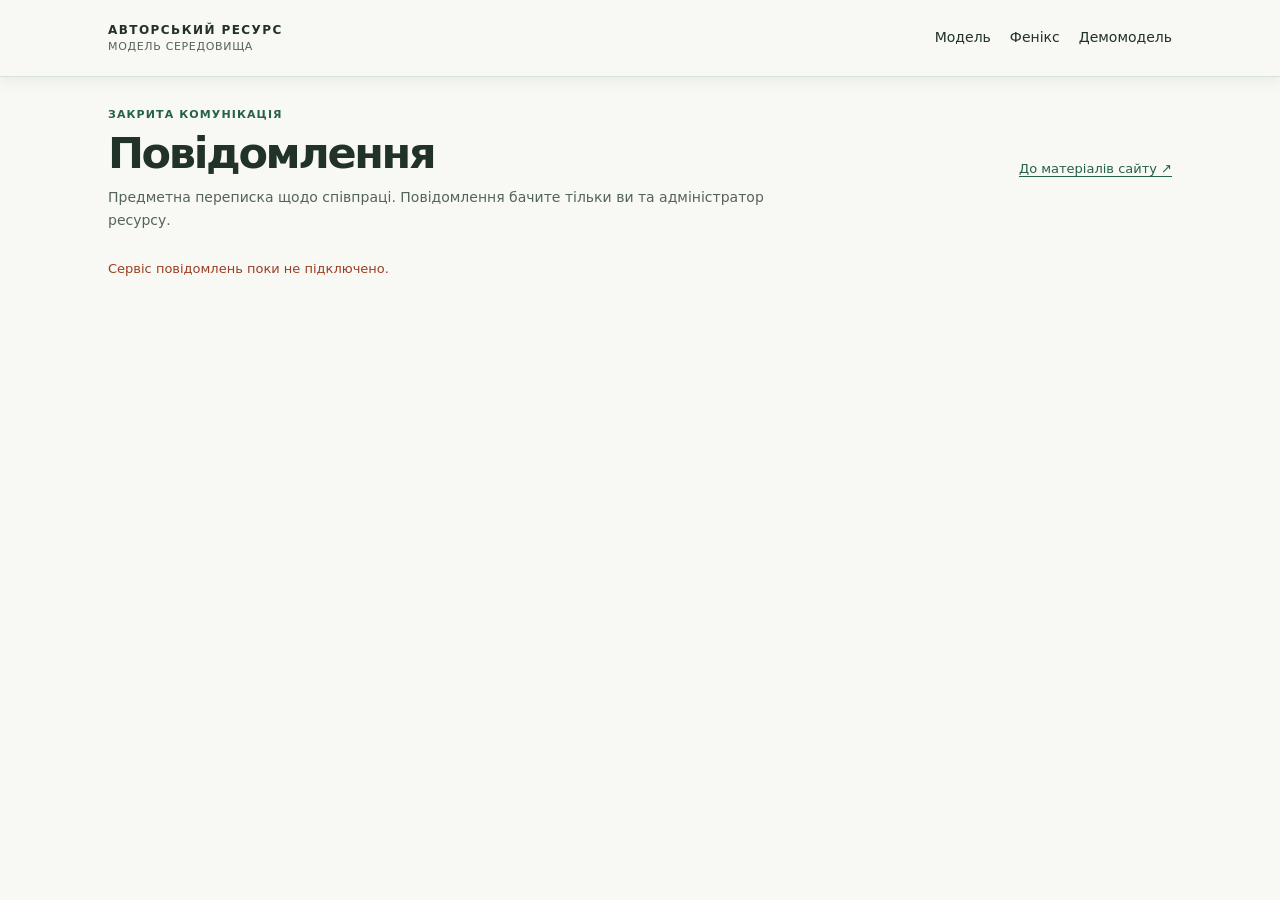
<file: messages.html>
<!doctype html>
<html lang="uk">
<head>
<meta charset="utf-8">
<meta name="viewport" content="width=device-width,initial-scale=1">
<meta name="robots" content="noindex,nofollow,noarchive">
<title>Повідомлення · Авторський дослідницький ресурс</title>
<meta name="description" content="Особисті повідомлення щодо співпраці над Демонстраційною моделлю середовища. Доступ після підтвердження електронної адреси.">
<link rel="stylesheet" href="assets/site.css">
<link rel="stylesheet" href="assets/messages.css">
</head>
<body>
<a class="skip" href="#content">Перейти до повідомлень</a>
<header class="site-header">
 <div class="shell header-inner">
  <a class="brand" href="model.html">АВТОРСЬКИЙ РЕСУРС<span>Модель середовища</span></a>
  <nav class="site-nav" aria-label="Навігація"><a href="model.html">Модель</a><a href="feniks.html">Фенікс</a><a href="demo.html">Демомодель</a></nav>
 </div>
</header>
<main id="content" class="shell chat-shell">
 <div class="chat-heading">
  <div><p class="chat-eyebrow">Закрита комунікація</p><h1>Повідомлення</h1>
  <p>Предметна переписка щодо співпраці. Повідомлення бачите тільки ви та адміністратор ресурсу.</p></div>
  <a href="model.html" class="chat-back">До матеріалів сайту ↗</a>
 </div>
 <div id="chat-state" class="chat-status" role="status" aria-live="polite">Перевіряємо доступ…</div>
 <section id="chat-login" class="chat-login" hidden aria-label="Вхід до переписки">
  <h2>Вхід через електронну пошту</h2>
  <p>Введіть email і підтвердьте його одноразовим кодом. Це забезпечує доступ тільки до ваших діалогів.</p>
  <label for="chat-email">Електронна адреса</label>
  <input id="chat-email" type="email" autocomplete="email" maxlength="254" placeholder="email@example.com">
  <div id="chat-turnstile" aria-label="Перевірка захисту від автоматичних реєстрацій"></div>
  <button type="button" class="chat-button" id="chat-send-code">Отримати код</button>
  <div id="chat-code-area" hidden>
    <label for="chat-code">Код із листа (6 цифр)</label>
    <input id="chat-code" type="text" inputmode="numeric" autocomplete="one-time-code" maxlength="6" pattern="[0-9]{6}">
    <button type="button" class="chat-button" id="chat-verify">Підтвердити й увійти</button>
  </div>
 </section>
 <section id="chat-app" class="chat-app" hidden aria-label="Особисті діалоги">
   <div class="chat-user-line"><div>Вхід: <strong id="chat-current-email">—</strong></div>
     <button type="button" id="chat-logout" class="chat-link-button">Вийти</button>
   </div>
   <div class="chat-layout">
    <aside class="chat-sidebar" aria-label="Ваші звернення">
      <div class="chat-sidebar-top"><h2>Діалоги <span id="chat-unread-count" hidden></span></h2>
      <button class="chat-button" id="chat-new" type="button">+ Нове звернення</button></div>
      <div id="chat-threads" class="chat-threads"><p>Поки немає звернень.</p></div>
    </aside>
    <section class="chat-main" aria-label="Переписка">
      <div id="chat-compose" class="chat-compose" hidden>
        <h2>Нове звернення</h2>
        <label for="chat-interest">Тема</label>
        <select id="chat-interest">
          <option>Модель середовища</option>
          <option>Проєкт «Фенікс»</option>
          <option>Демонстраційна модель</option>
        </select>
        <label for="chat-intent">Пропонований формат участі</label>
        <select id="chat-intent">
          <option>Професійна дискусія та критика</option>
          <option>Пропозиція компетенцій</option>
          <option>Дослідницькі дані та методики</option>
          <option>Інженерні розрахунки</option>
          <option>Цифрове моделювання</option>
          <option>Організаційна участь</option>
          <option>Цільове фінансування</option>
          <option>Ознайомлення з матеріалами</option>
        </select>
        <label for="chat-initial-message">Текст звернення</label>
        <textarea id="chat-initial-message" maxlength="5000" rows="7" placeholder="Опишіть предмет інтересу, компетенції та можливий внесок"></textarea>
        <label class="chat-consent"><input id="chat-consent" type="checkbox">Погоджуюся на зберігання звернення та переписки для розгляду пропозиції й надання відповіді.</label>
        <label class="chat-consent"><input id="chat-analysis-consent" type="checkbox">Окремо дозволяю використовувати фрагменти моїх повідомлень для тематичної аналітики Стратегії залучення, зокрема в платному API ШІ. Це необов'язково; особисті дані маскуються за можливості.</label>
        <button id="chat-start" type="button" class="chat-button">Надіслати звернення</button>
      </div>
      <div id="chat-conversation" hidden>
        <div class="chat-conversation-heading"><div><h2 id="chat-thread-title">Діалог</h2><p id="chat-thread-summary"></p></div><span id="chat-thread-state"></span></div>
        <div id="chat-messages" class="chat-messages" aria-live="polite"></div>
        <label class="chat-consent chat-analysis-toggle">
          <input id="chat-thread-analysis-consent" type="checkbox">
          <span>Дозволяю використовувати фрагменти моїх повідомлень у тематичних звітах Стратегії залучення через API ШІ. Необов'язково, можна відкликати. Повне видалення вже сформованих звітів не гарантується.</span>
        </label>
        <p id="chat-analysis-status" class="chat-analysis-note" role="status"></p>

        <div class="chat-reply">
          <label for="chat-reply-text">Ваше повідомлення</label>
          <textarea id="chat-reply-text" maxlength="5000" rows="3" placeholder="Продовжити предметне обговорення…"></textarea>
          <button type="button" class="chat-button" id="chat-reply-send">Надіслати</button>
          <p id="chat-closed-note" hidden>Діалог закритий для відповідей. Ви можете створити нове звернення.</p>
        </div>
      </div>
      <div id="chat-empty" class="chat-empty">Оберіть діалог або створіть нове звернення. Після відповіді адміністратора тут з’явиться повідомлення.</div>
    </section>
   </div>
   <p class="chat-privacy-note">Листування приватне й не публікується. Текст не входить до бази знань Оракула. Для окремого аналітичного звіту ШІ потрібна ваша згода. Деталі — у <a href="privacy.html">політиці приватності</a>.</p>
 </section>
</main>
<script src="assets/messages.js" defer></script>
</body></html>
</file>
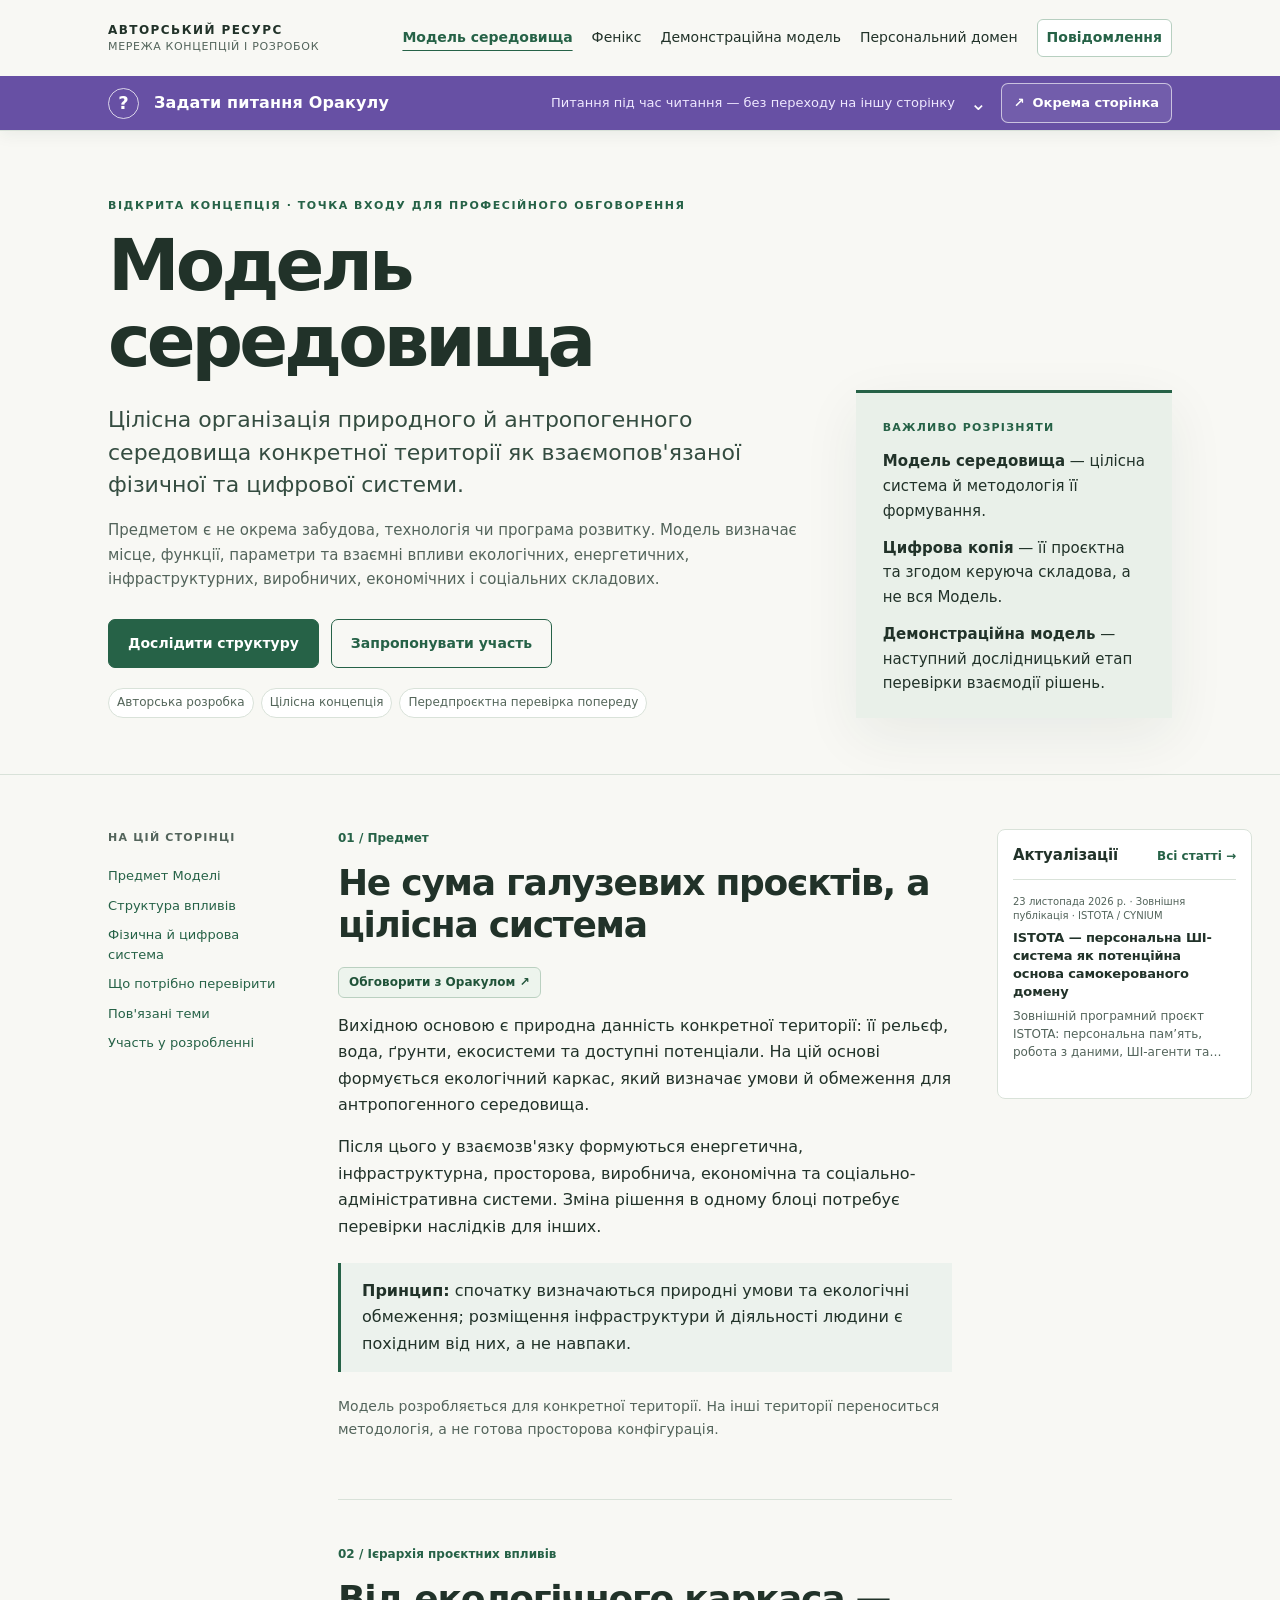
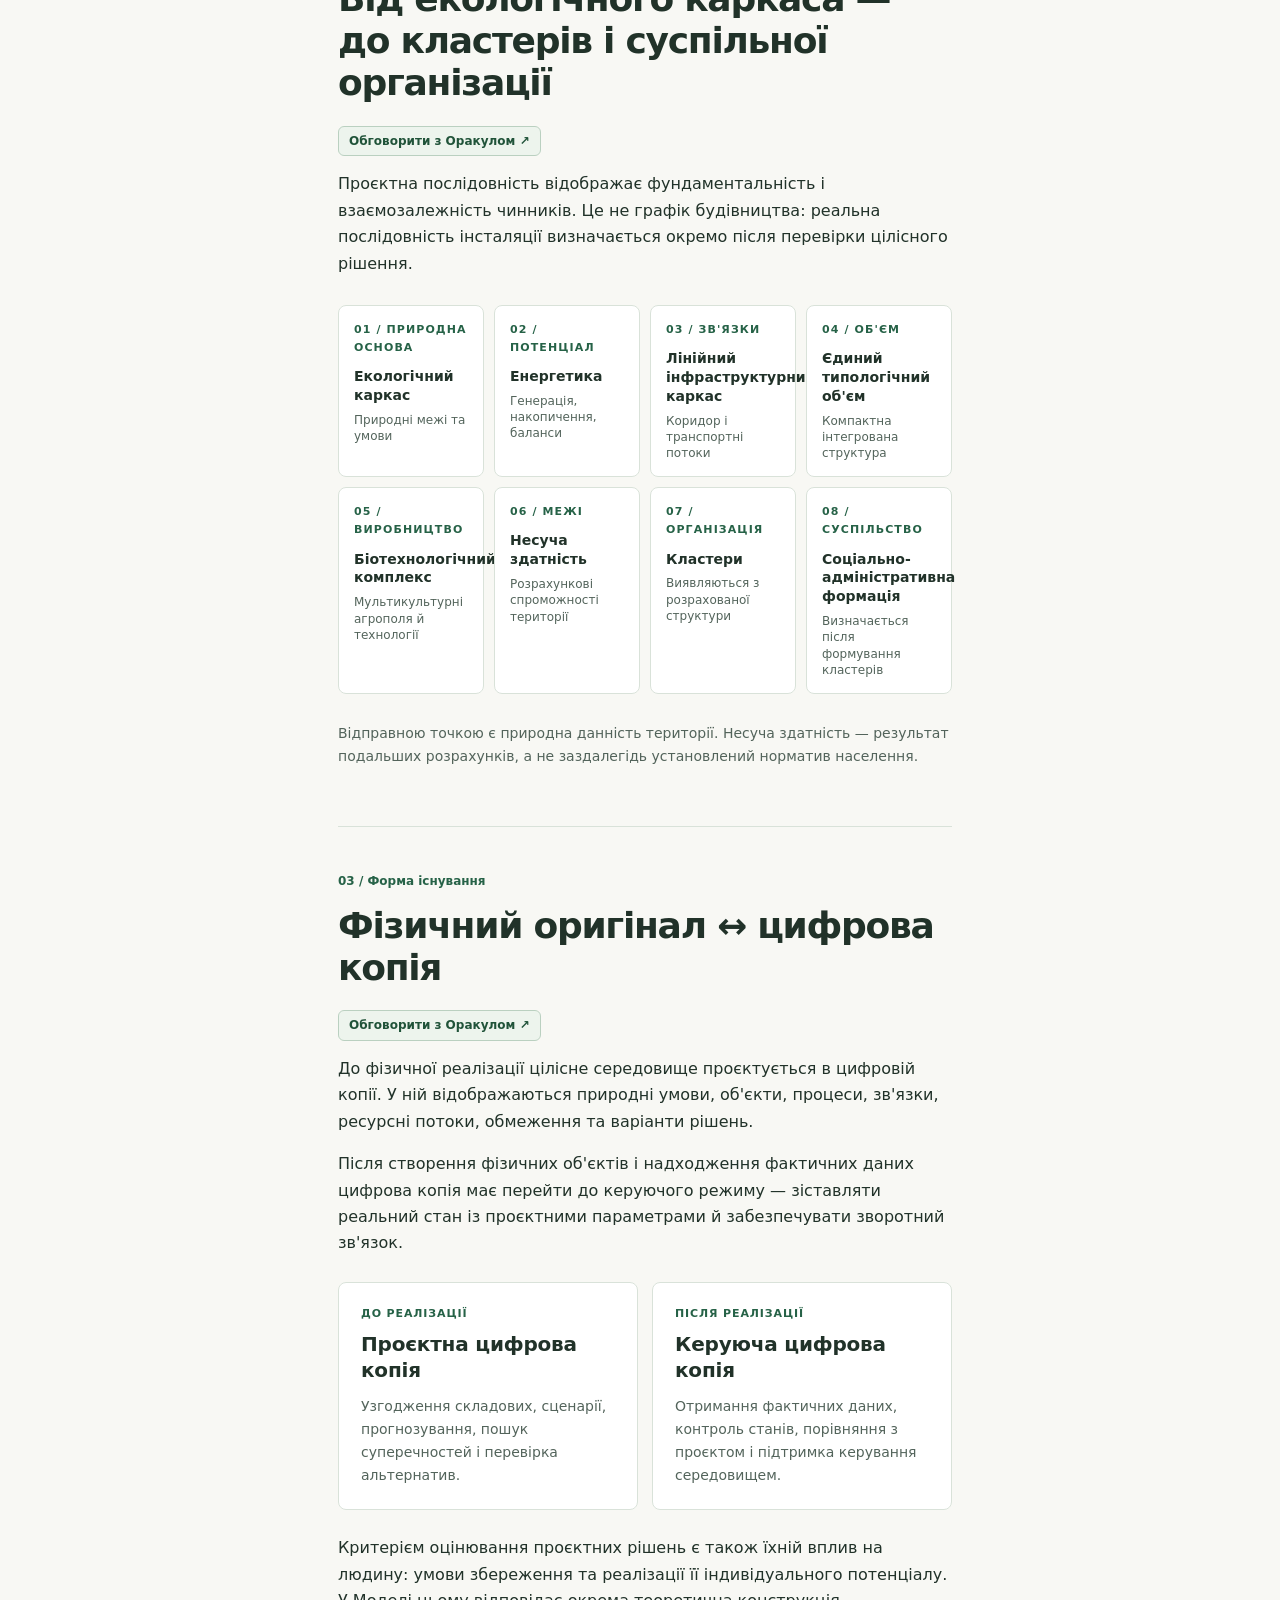
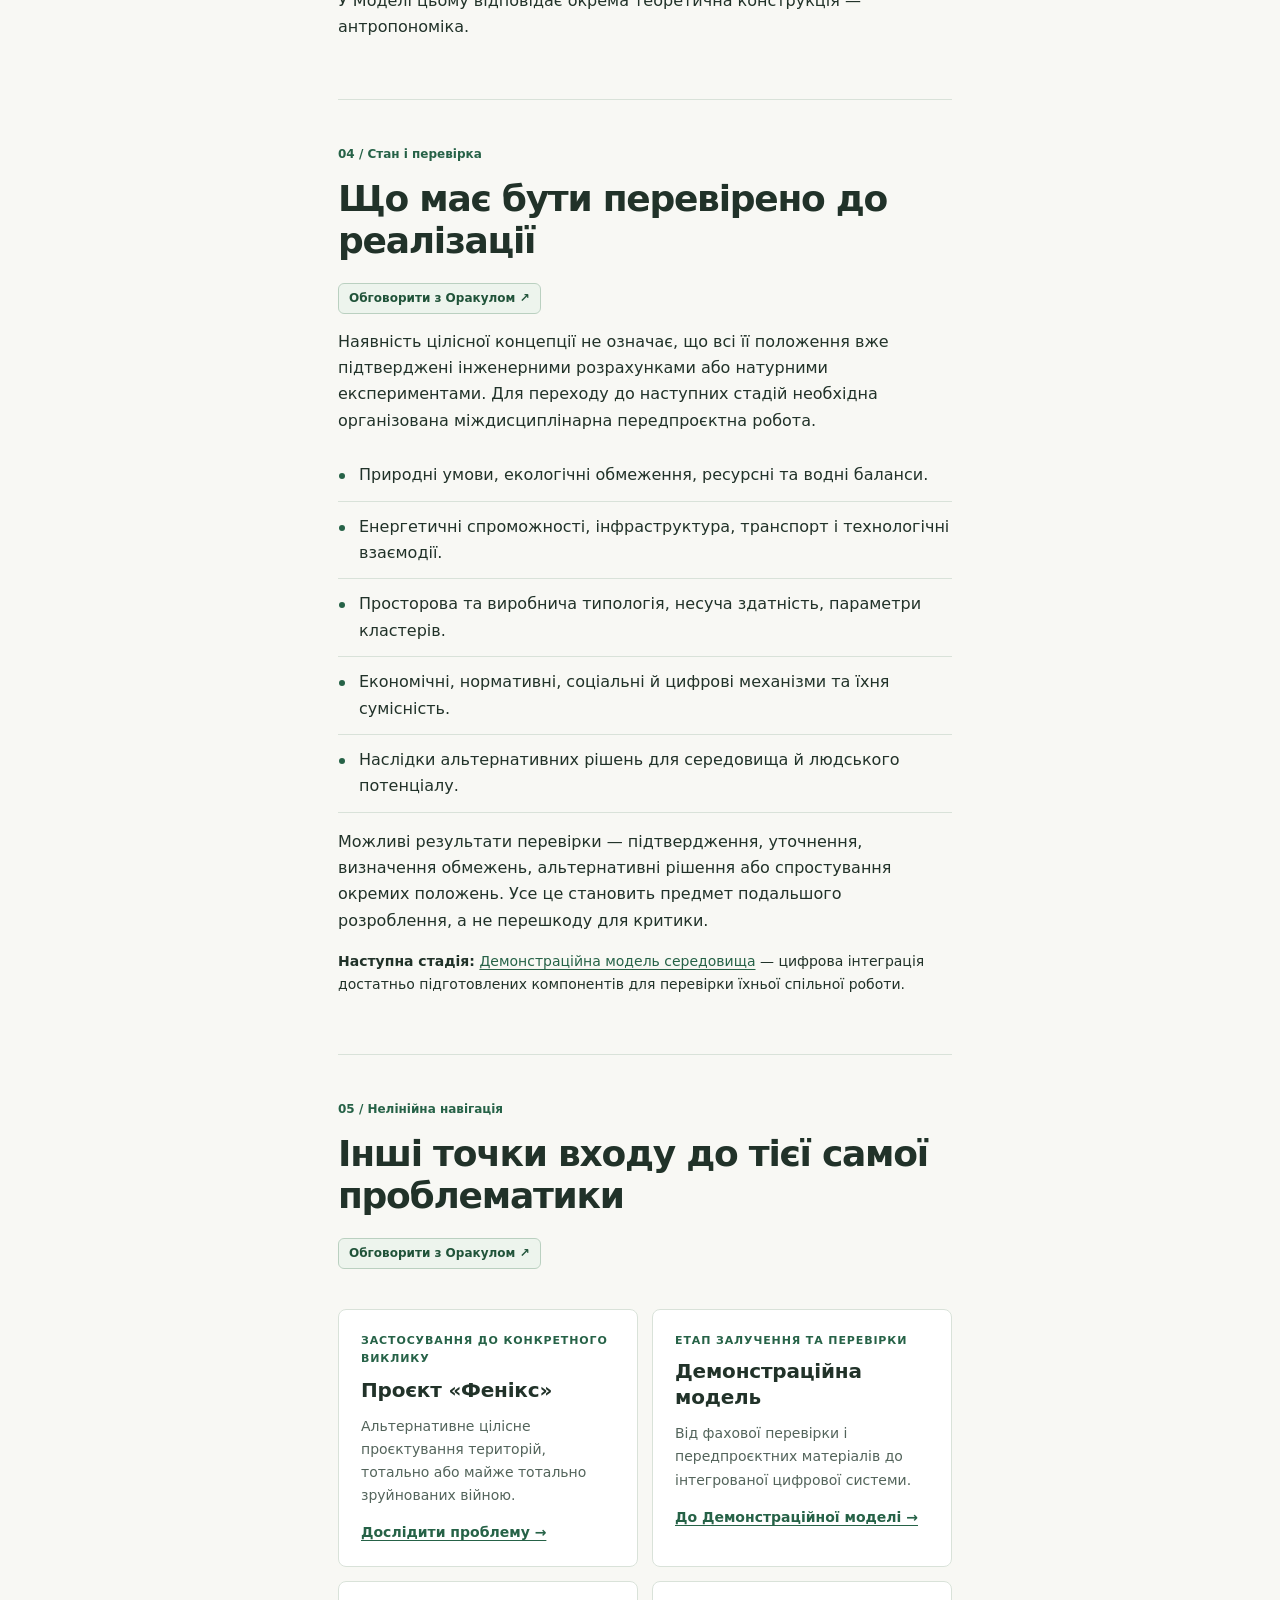
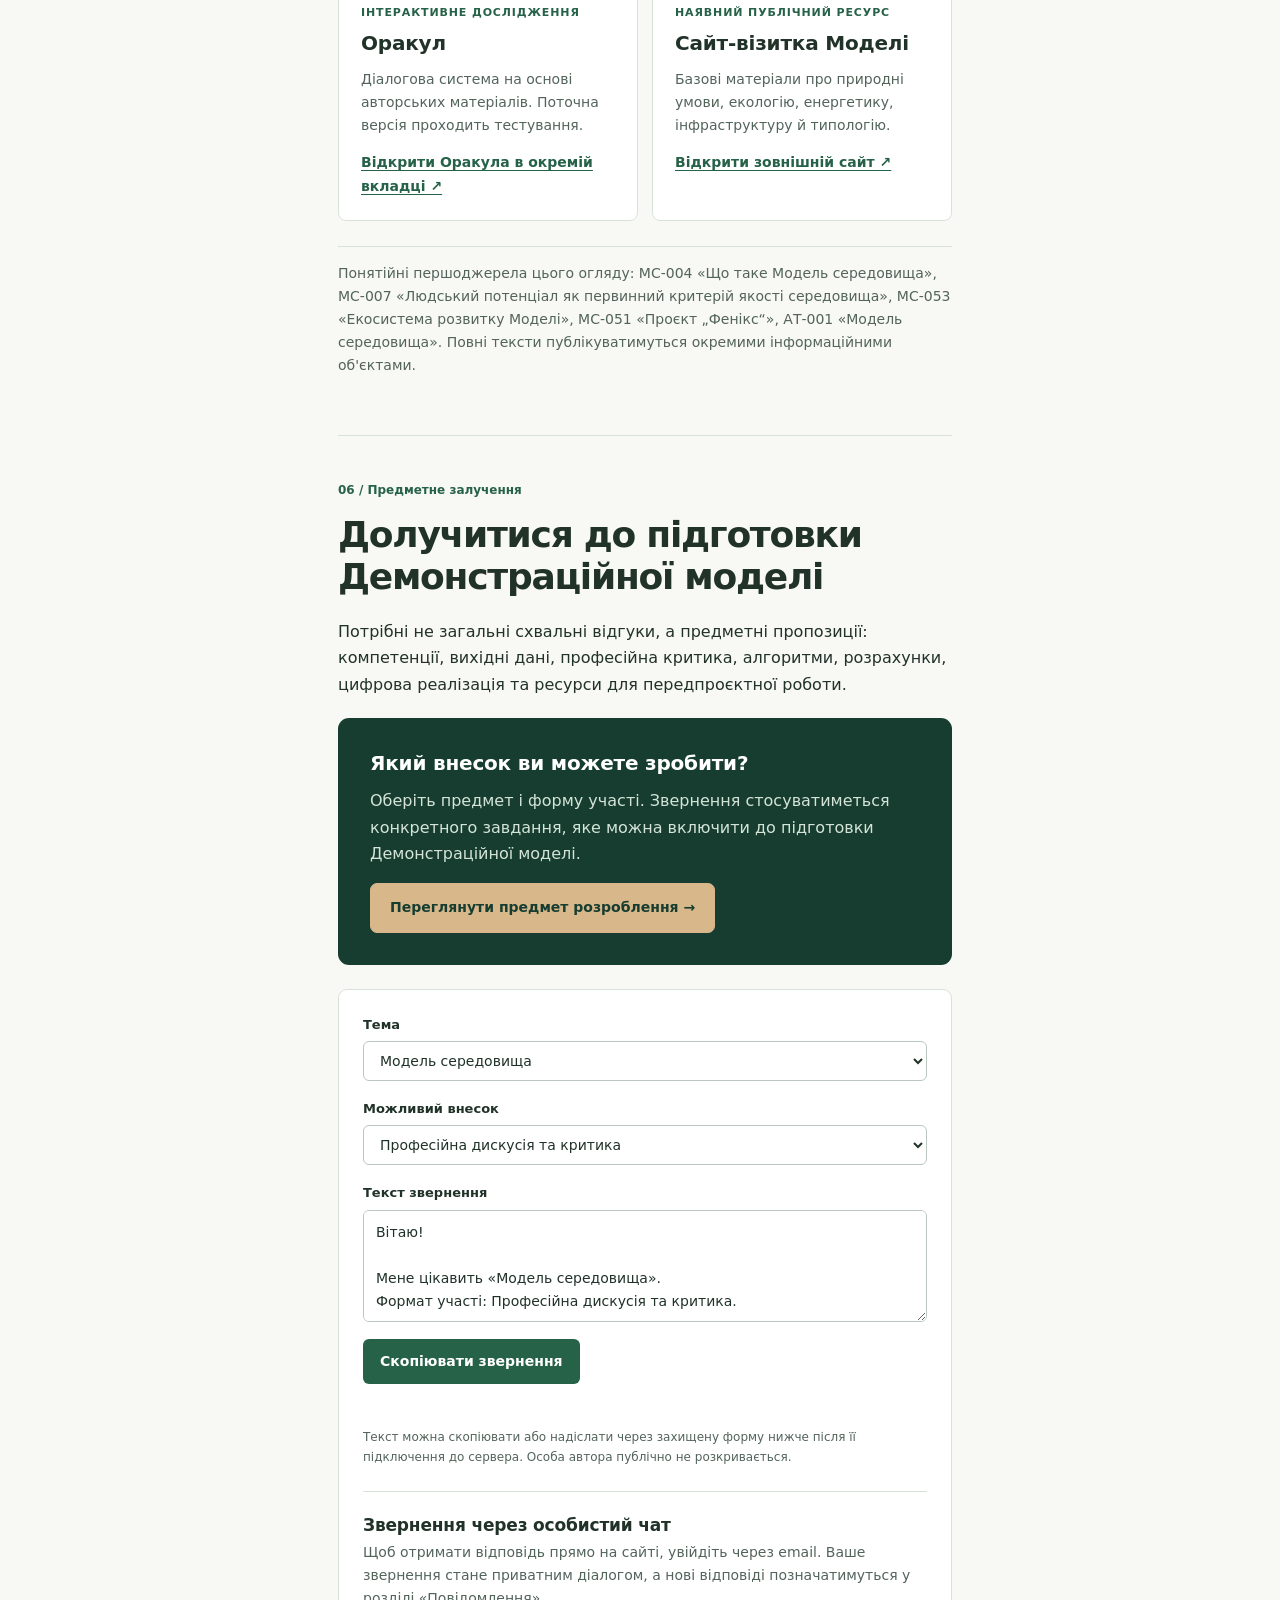
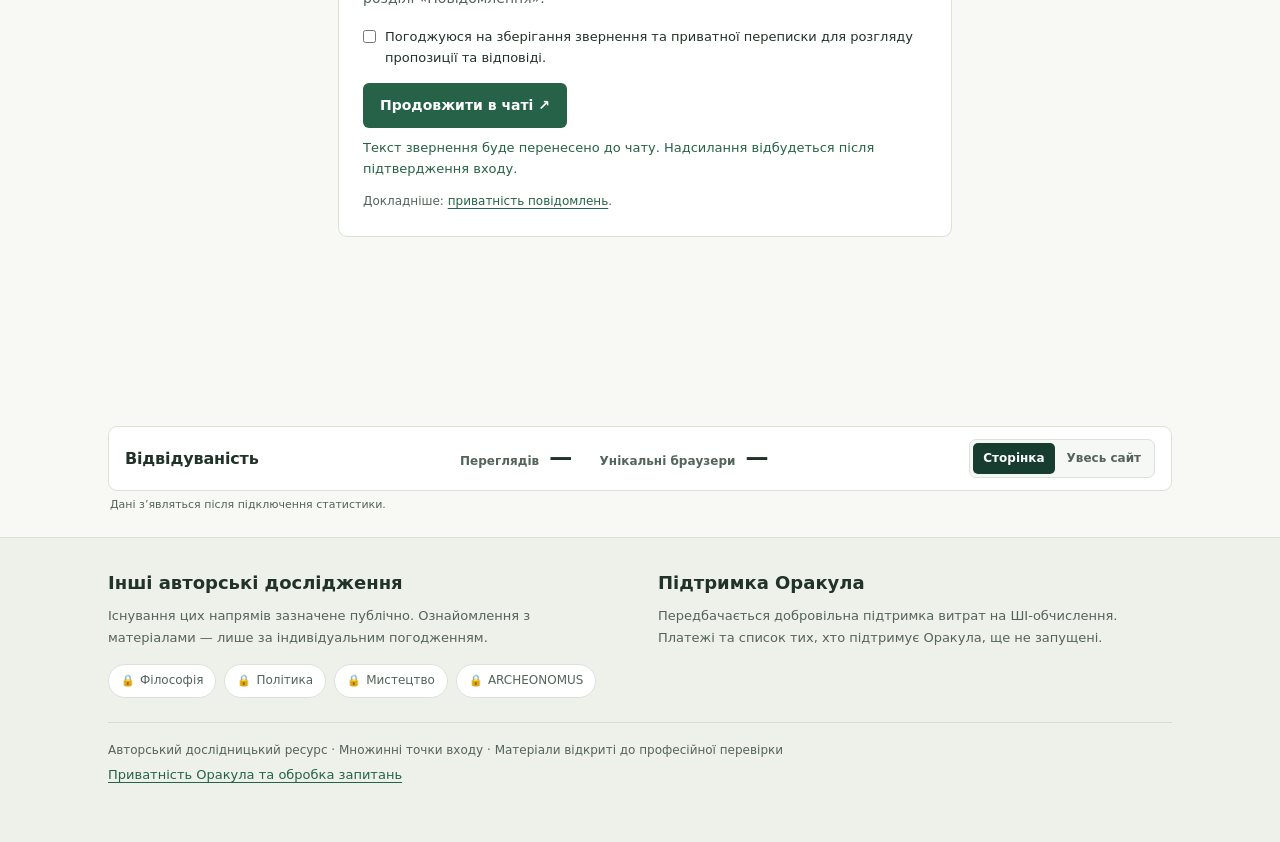
<file: model.html>
<!doctype html>
<html lang="uk">
<head>
<meta charset="utf-8">
<meta name="viewport" content="width=device-width,initial-scale=1">
<title>Модель середовища — цілісна організація території</title>
<meta name="description" content="Модель середовища: цілісна авторська концепція організації конкретної території від природної основи й екокаркаса до енергетики, інфраструктури, виробництва, кластерів і цифрової копії. Відкрита до професійної перевірки та співпраці.">
<meta name="robots" content="index,follow,max-snippet:-1">
<meta property="og:type" content="article">
<meta property="og:title" content="Модель середовища — цілісна організація території">
<meta property="og:description" content="Від природної основи та екокаркаса — до єдиної системи проєктування, перевірки й керування середовищем.">
<link rel="canonical" href="https://andrew-hvc.github.io/author-resource/model.html">
<meta property="og:url" content="https://andrew-hvc.github.io/author-resource/model.html">
<link rel="stylesheet" href="assets/site.css">
<script type="application/ld+json">
{"@context":"https://schema.org","@type":"CreativeWork","name":"Модель середовища","inLanguage":"uk","description":"Авторська концепція цілісної просторово визначеної та цифрово спроєктованої організації середовища конкретної території.","keywords":["Модель середовища","Просторова модель середовища","екологічний каркас","цифрова копія","Демонстраційна модель","лінійний інфраструктурний каркас"],"about":[{"@type":"Thing","name":"Екологічний каркас"},{"@type":"Thing","name":"Цифрова копія середовища"},{"@type":"Thing","name":"Просторова організація території"}],"isAccessibleForFree":true}
</script>
</head>
<body>
<a class="skip" href="#content">До змісту</a>
<header class="site-header" data-oracle-shell>
  <div class="shell header-inner">
    <a class="brand" href="model.html" aria-label="Модель середовища — тематична точка входу">АВТОРСЬКИЙ РЕСУРС<span>Мережа концепцій і розробок</span></a>
    <nav class="site-nav" aria-label="Відкриті тематичні сторінки">
      <a href="model.html" aria-current="page">Модель середовища</a>
      <a href="feniks.html">Фенікс</a>
      <a href="demo.html">Демонстраційна модель</a>
      
    <a href="domain.html">Персональний домен</a><a class="site-chat-link" href="messages.html" data-chat-link>Повідомлення <span class="site-chat-badge" data-chat-badge hidden aria-label="Непрочитані відповіді"></span></a></nav>
  </div>

<div class="oracle-toolbar" aria-label="Доступ до Оракула">
  <div class="oracle-toolbar-inner shell">
    <button class="oracle-trigger" data-oracle-trigger type="button" aria-controls="oracle-drawer" aria-expanded="false">
      <span class="oracle-trigger-icon" aria-hidden="true">?</span>
      <span class="oracle-trigger-main">Задати питання Оракулу</span>
      <span class="oracle-trigger-hint">Питання під час читання — без переходу на іншу сторінку</span>
      <span class="oracle-trigger-chevron" aria-hidden="true">⌄</span>
    </button>
    <a class="oracle-standalone-link" href="oracle.html?source=model" target="_blank" rel="noopener noreferrer" aria-label="Відкрити Оракула в окремій вкладці">
      <span aria-hidden="true">↗</span><span>Окрема сторінка</span>
    </a>
  </div>
</div>
<div class="oracle-drawer" id="oracle-drawer" data-oracle-drawer hidden role="region" aria-label="Оракул — діалог про Модель середовища">
  <div class="oracle-drawer-inner">
    <div class="oracle-drawer-top">
      <strong>Оракул</strong>
      <span>Оракул · діалогове дослідження</span>
      <a class="oracle-drawer-open" href="oracle.html?source=model" target="_blank" rel="noopener noreferrer" aria-label="Відкрити Оракула в окремій вкладці">У новій вкладці ↗</a>
      <button class="oracle-close" type="button" data-oracle-close aria-label="Згорнути Оракула">Згорнути ×</button>
    </div>
    <iframe class="oracle-frame" data-oracle-frame title="Інтерактивний діалог з Оракулом" src="about:blank" loading="lazy"></iframe>
  </div>
</div>
</header>
<main id="content">
  <section class="hero">
    <div class="shell hero-inner">
      <div>
        <div class="eyebrow">Відкрита концепція · точка входу для професійного обговорення</div>
        <h1>Модель<br>середовища</h1>
        <p class="lead">Цілісна організація природного й антропогенного середовища конкретної території як взаємопов'язаної фізичної та цифрової системи.</p>
        <p class="summary">Предметом є не окрема забудова, технологія чи програма розвитку. Модель визначає місце, функції, параметри та взаємні впливи екологічних, енергетичних, інфраструктурних, виробничих, економічних і соціальних складових.</p>
        <div class="hero-actions">
          <a class="btn" href="#principles">Дослідити структуру</a>
          <a class="btn btn-outline" href="#participate">Запропонувати участь</a>
        </div>
        <div class="mini-meta"><span>Авторська розробка</span><span>Цілісна концепція</span><span>Передпроєктна перевірка попереду</span></div>
      </div>
      <aside class="hero-aside" aria-label="Ключове розмежування">
        <small>Важливо розрізняти</small>
        <p><strong>Модель середовища</strong> — цілісна система й методологія її формування.</p>
        <p><strong>Цифрова копія</strong> — її проєктна та згодом керуюча складова, а не вся Модель.</p>
        <p><strong>Демонстраційна модель</strong> — наступний дослідницький етап перевірки взаємодії рішень.</p>
      </aside>
    </div>
  </section>
  <div class="shell page-layout with-updates">
    <aside class="toc" aria-label="Навігація за змістом">
      <p>На цій сторінці</p>
      <a href="#definition">Предмет Моделі</a>
      <a href="#principles">Структура впливів</a>
      <a href="#digital">Фізична й цифрова система</a>
      <a href="#verification">Що потрібно перевірити</a>
      <a href="#related">Пов'язані теми</a>
      <a href="#participate">Участь у розробленні</a>
</aside>
    <div>
      <section class="content-section" id="definition">
        <div class="section-label">01 / Предмет</div>
        <h2>Не сума галузевих проєктів, а цілісна система</h2>
        <p>Вихідною основою є природна данність конкретної території: її рельєф, вода, ґрунти, екосистеми та доступні потенціали. На цій основі формується екологічний каркас, який визначає умови й обмеження для антропогенного середовища.</p>
        <p>Після цього у взаємозв'язку формуються енергетична, інфраструктурна, просторова, виробнича, економічна та соціально-адміністративна системи. Зміна рішення в одному блоці потребує перевірки наслідків для інших.</p>
        <div class="prose-block"><p><strong>Принцип:</strong> спочатку визначаються природні умови та екологічні обмеження; розміщення інфраструктури й діяльності людини є похідним від них, а не навпаки.</p></div>
        <p class="small muted">Модель розробляється для конкретної території. На інші території переноситься методологія, а не готова просторова конфігурація.</p>
      </section>
      <section class="content-section" id="principles">
        <div class="section-label">02 / Ієрархія проєктних впливів</div>
        <h2>Від екологічного каркаса — до кластерів і суспільної організації</h2>
        <p>Проєктна послідовність відображає фундаментальність і взаємозалежність чинників. Це не графік будівництва: реальна послідовність інсталяції визначається окремо після перевірки цілісного рішення.</p>
        <div class="sequence" aria-label="Послідовність формування Просторової моделі середовища">
          <div class="step"><span class="n">01 / ПРИРОДНА ОСНОВА</span><strong>Екологічний каркас</strong><small>Природні межі та умови</small></div>
          <div class="step"><span class="n">02 / ПОТЕНЦІАЛ</span><strong>Енергетика</strong><small>Генерація, накопичення, баланси</small></div>
          <div class="step"><span class="n">03 / ЗВ'ЯЗКИ</span><strong>Лінійний інфраструктурний каркас</strong><small>Коридор і транспортні потоки</small></div>
          <div class="step"><span class="n">04 / ОБ'ЄМ</span><strong>Єдиний типологічний об'єм</strong><small>Компактна інтегрована структура</small></div>
          <div class="step"><span class="n">05 / ВИРОБНИЦТВО</span><strong>Біотехнологічний комплекс</strong><small>Мультикультурні агрополя й технології</small></div>
          <div class="step"><span class="n">06 / МЕЖІ</span><strong>Несуча здатність</strong><small>Розрахункові спроможності території</small></div>
          <div class="step"><span class="n">07 / ОРГАНІЗАЦІЯ</span><strong>Кластери</strong><small>Виявляються з розрахованої структури</small></div>
          <div class="step"><span class="n">08 / СУСПІЛЬСТВО</span><strong>Соціально-адміністративна формація</strong><small>Визначається після формування кластерів</small></div>
        </div>
        <p class="small muted">Відправною точкою є природна данність території. Несуча здатність — результат подальших розрахунків, а не заздалегідь установлений норматив населення.</p>
      </section>
      <section class="content-section" id="digital">
        <div class="section-label">03 / Форма існування</div>
        <h2>Фізичний оригінал ↔ цифрова копія</h2>
        <p>До фізичної реалізації цілісне середовище проєктується в цифровій копії. У ній відображаються природні умови, об'єкти, процеси, зв'язки, ресурсні потоки, обмеження та варіанти рішень.</p>
        <p>Після створення фізичних об'єктів і надходження фактичних даних цифрова копія має перейти до керуючого режиму — зіставляти реальний стан із проєктними параметрами й забезпечувати зворотний зв'язок.</p>
        <div class="card-grid">
          <div class="info-card"><div class="meta">До реалізації</div><h3>Проєктна цифрова копія</h3><p>Узгодження складових, сценарії, прогнозування, пошук суперечностей і перевірка альтернатив.</p></div>
          <div class="info-card"><div class="meta">Після реалізації</div><h3>Керуюча цифрова копія</h3><p>Отримання фактичних даних, контроль станів, порівняння з проєктом і підтримка керування середовищем.</p></div>
        </div>
        <p>Критерієм оцінювання проєктних рішень є також їхній вплив на людину: умови збереження та реалізації її індивідуального потенціалу. У Моделі цьому відповідає окрема теоретична конструкція — антропономіка.</p>
      </section>
      <section class="content-section" id="verification">
        <div class="section-label">04 / Стан і перевірка</div>
        <h2>Що має бути перевірено до реалізації</h2>
        <p>Наявність цілісної концепції не означає, що всі її положення вже підтверджені інженерними розрахунками або натурними експериментами. Для переходу до наступних стадій необхідна організована міждисциплінарна передпроєктна робота.</p>
        <ul class="list-clean">
          <li>Природні умови, екологічні обмеження, ресурсні та водні баланси.</li>
          <li>Енергетичні спроможності, інфраструктура, транспорт і технологічні взаємодії.</li>
          <li>Просторова та виробнича типологія, несуча здатність, параметри кластерів.</li>
          <li>Економічні, нормативні, соціальні й цифрові механізми та їхня сумісність.</li>
          <li>Наслідки альтернативних рішень для середовища й людського потенціалу.</li>
        </ul>
        <p>Можливі результати перевірки — підтвердження, уточнення, визначення обмежень, альтернативні рішення або спростування окремих положень. Усе це становить предмет подальшого розроблення, а не перешкоду для критики.</p>
        <p class="small"><strong>Наступна стадія:</strong> <a href="demo.html">Демонстраційна модель середовища</a> — цифрова інтеграція достатньо підготовлених компонентів для перевірки їхньої спільної роботи.</p>
      </section>
      <section class="content-section" id="related">
        <div class="section-label">05 / Нелінійна навігація</div>
        <h2>Інші точки входу до тієї самої проблематики</h2>
        <div class="card-grid">
          <article class="info-card"><div class="meta">Застосування до конкретного виклику</div><h3>Проєкт «Фенікс»</h3><p>Альтернативне цілісне проєктування територій, тотально або майже тотально зруйнованих війною.</p><p style="margin-top:14px"><a href="feniks.html">Дослідити проблему →</a></p></article>
          <article class="info-card"><div class="meta">Етап залучення та перевірки</div><h3>Демонстраційна модель</h3><p>Від фахової перевірки і передпроєктних матеріалів до інтегрованої цифрової системи.</p><p style="margin-top:14px"><a href="demo.html">До Демонстраційної моделі →</a></p></article>
          <article class="info-card"><div class="meta">Інтерактивне дослідження</div><h3>Оракул</h3><p>Діалогова система на основі авторських матеріалів. Поточна версія проходить тестування.</p><p style="margin-top:14px"><a href="oracle.html?source=model" target="_blank" rel="noopener noreferrer">Відкрити Оракула в окремій вкладці ↗</a></p></article>
          <article class="info-card"><div class="meta">Наявний публічний ресурс</div><h3>Сайт-візитка Моделі</h3><p>Базові матеріали про природні умови, екологію, енергетику, інфраструктуру й типологію.</p><p style="margin-top:14px"><a href="https://archeonomus.tilda.ws/" target="_blank" rel="noopener noreferrer">Відкрити зовнішній сайт ↗</a></p></article>
        </div>
        <p class="note">Понятійні першоджерела цього огляду: МС-004 «Що таке Модель середовища», МС-007 «Людський потенціал як первинний критерій якості середовища», МС-053 «Екосистема розвитку Моделі», МС-051 «Проєкт „Фенікс“», АТ-001 «Модель середовища». Повні тексти публікуватимуться окремими інформаційними об'єктами.</p>
      </section>
      <section class="content-section" id="participate">
        <div class="section-label">06 / Предметне залучення</div>
        <h2>Долучитися до підготовки Демонстраційної моделі</h2>
        <p>Потрібні не загальні схвальні відгуки, а предметні пропозиції: компетенції, вихідні дані, професійна критика, алгоритми, розрахунки, цифрова реалізація та ресурси для передпроєктної роботи.</p>
        <div class="join">
          <h3>Який внесок ви можете зробити?</h3>
          <p>Оберіть предмет і форму участі. Звернення стосуватиметься конкретного завдання, яке можна включити до підготовки Демонстраційної моделі.</p>
          <a class="btn" href="demo.html#participate">Переглянути предмет розроблення →</a>
        </div>
        <div class="form-panel" data-inquiry aria-label="Підготовка предметного звернення">
          <label for="interest">Тема</label>
          <select id="interest" name="interest">
            <option>Модель середовища</option>
            <option>Проєкт «Фенікс»</option>
            <option>Демонстраційна модель</option>
          </select>
          <label for="intent">Можливий внесок</label>
          <select id="intent" name="intent">
            <option>Професійна дискусія та критика</option>
            <option>Пропозиція компетенцій</option>
            <option>Дослідницькі дані та методики</option>
            <option>Інженерні розрахунки</option>
            <option>Цифрове моделювання</option>
            <option>Організаційна участь</option>
            <option>Цільове фінансування</option>
            <option>Ознайомлення з матеріалами</option>
          </select>
          <label for="message">Текст звернення</label>
          <textarea id="message" name="message" aria-describedby="form-note"></textarea>
          <button type="button" data-copy>Скопіювати звернення</button>
          <div role="status" aria-live="polite"></div>
          <p class="hint" id="form-note">Текст можна скопіювати або надіслати через захищену форму нижче після її підключення до сервера. Особа автора публічно не розкривається.</p>
<div class="contact-delivery">
  <h3>Звернення через особистий чат</h3>
  <p class="small muted">Щоб отримати відповідь прямо на сайті, увійдіть через email. Ваше звернення стане приватним діалогом, а нові відповіді позначатимуться у розділі «Повідомлення».</p>
  <label class="contact-agreement" for="contact-consent">
    <input id="contact-consent" type="checkbox">
    Погоджуюся на зберігання звернення та приватної переписки для розгляду пропозиції та відповіді.
  </label>
  <button type="button" data-start-chat>Продовжити в чаті ↗</button>
  <div role="status" aria-live="polite" data-delivery-status>Текст звернення буде перенесено до чату. Надсилання відбудеться після підтвердження входу.</div>
  <p class="hint">Докладніше: <a href="privacy.html" target="_blank" rel="noopener noreferrer">приватність повідомлень</a>.</p>
</div>
        </div>
      </section>
    </div>
  
  <aside class="updates-rail" data-updates-sidebar="model" aria-label="Актуалізації за темою model">
    <div class="updates-sidebar-header">
      <h2 class="updates-sidebar-title">Актуалізації</h2>
      <a class="updates-all-link" href="aktualizatsii.html">Всі статті →</a>
    </div>
    <div class="updates-sidebar-list" tabindex="0" role="region" aria-label="Прокручувана стрічка актуалізацій">
      <p class="updates-empty">Завантажуємо публікації…</p>
    </div>
  </aside>
</div>
</main>
<section class="public-counter shell" data-public-counter aria-label="Лічильник відвідувань">
  <div class="public-counter-line">
    <h2>Відвідуваність</h2>
    <div class="public-counter-grid">
      <div class="public-counter-stat">
        <span>Переглядів</span>
        <strong data-counter-total aria-live="polite">—</strong>
      </div>
      <div class="public-counter-stat">
        <span>Унікальні браузери</span>
        <strong data-counter-unique aria-live="polite">—</strong>
      </div>
    </div>
    <div class="public-counter-toggle" role="group" aria-label="Масштаб статистики">
      <button type="button" data-counter-scope="page" aria-pressed="true">Сторінка</button>
      <button type="button" data-counter-scope="site" aria-pressed="false">Увесь сайт</button>
    </div>
  </div>
  <p class="public-counter-footnote" data-counter-note>Дані з’являться після підключення статистики.</p>
</section>

<footer class="site-footer">
  <div class="shell">
    <div class="footer-grid">
      <div>
        <h2>Інші авторські дослідження</h2>
        <p>Існування цих напрямів зазначене публічно. Ознайомлення з матеріалами — лише за індивідуальним погодженням.</p>
        <div class="subjects" aria-label="Закриті напрями без публічних посилань">
          <span class="subject locked">Філософія</span>
          <span class="subject locked">Політика</span>
          <span class="subject locked">Мистецтво</span>
          <span class="subject locked">ARCHEONOMUS</span>
        </div>
      </div>
      <div>
        <h2>Підтримка Оракула</h2>
        <p>Передбачається добровільна підтримка витрат на ШІ-обчислення. Платежі та список тих, хто підтримує Оракула, ще не запущені.</p>
      </div>
    </div>
    <div class="footer-bottom">Авторський дослідницький ресурс · Множинні точки входу · Матеріали відкриті до професійної перевірки</div>
  </div>
<div class="shell" style="padding-bottom:10px"><a href="privacy.html" style="font-size:13px">Приватність Оракула та обробка запитань</a></div></footer>
<script src="assets/site.js" defer></script>
<script src="assets/chat-badge.js" defer></script>
<script src="assets/updates.js" defer></script>
<script src="assets/visuals.js" defer></script>
<script src="assets/focus.js" defer></script>
</body>
</html>
</file>
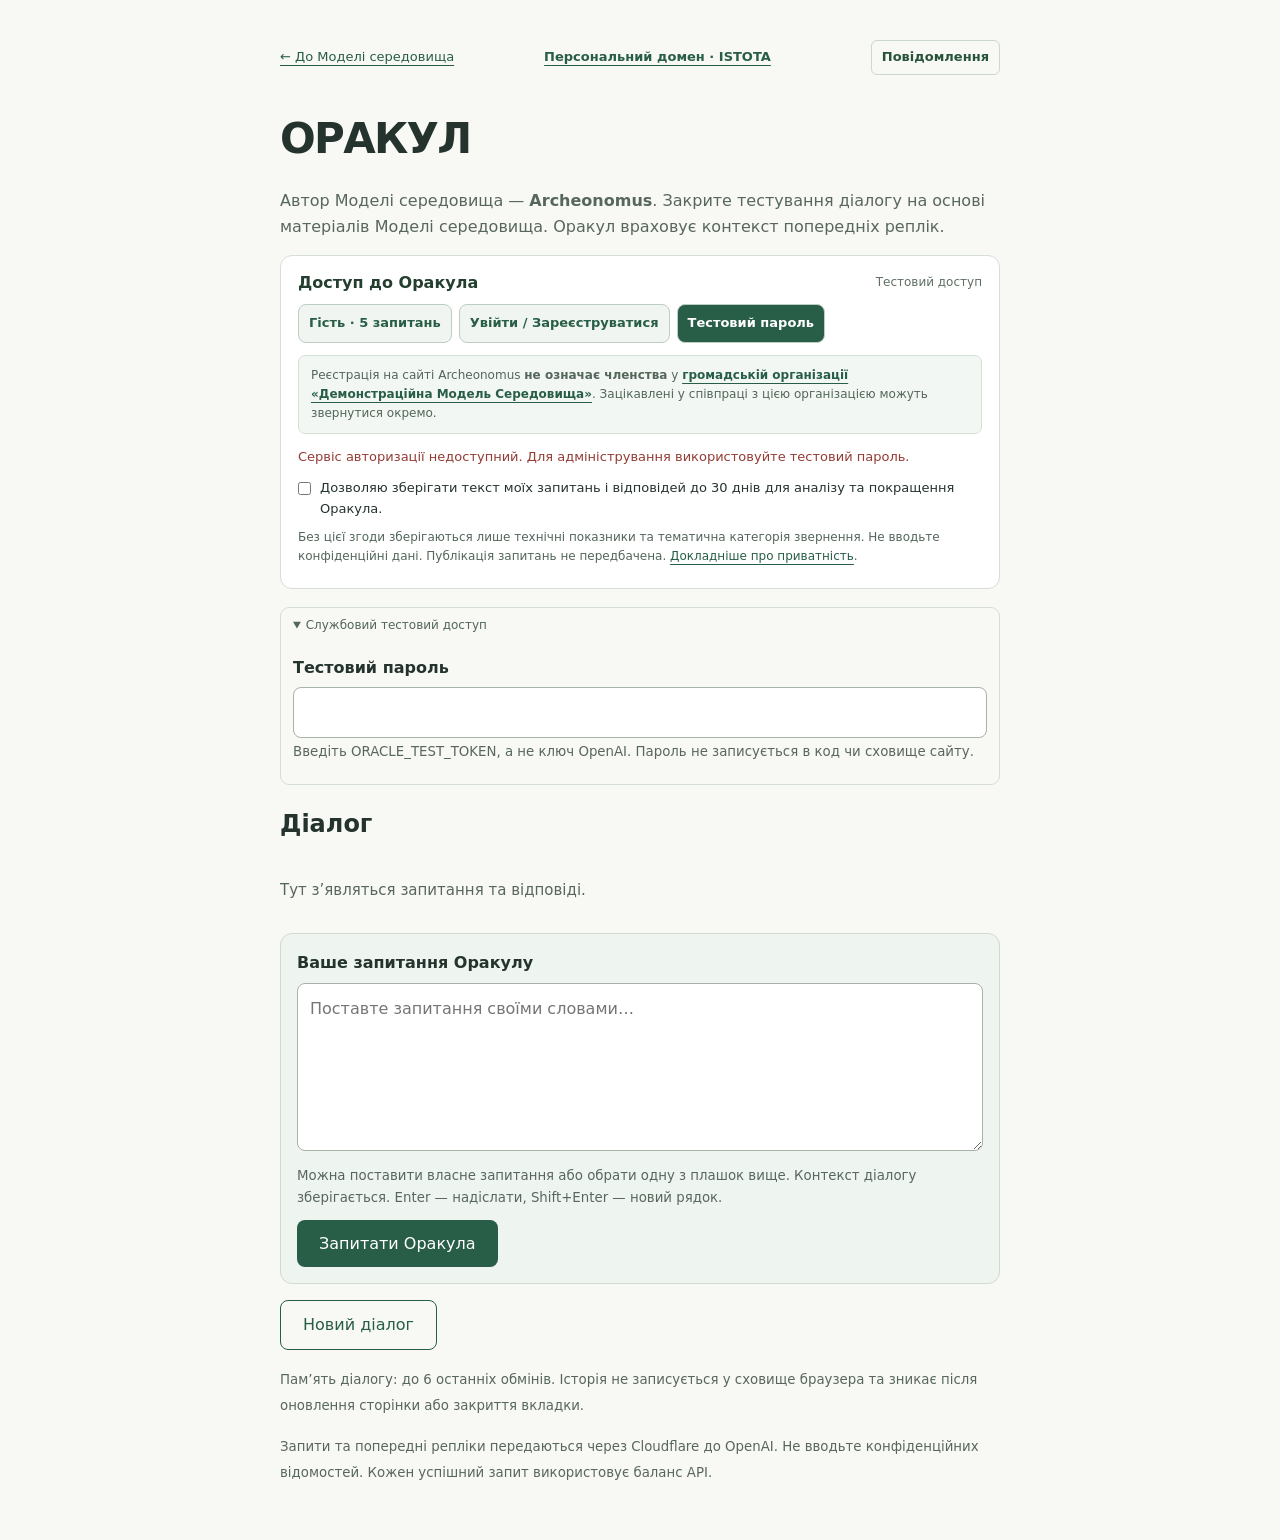
<file: oracle.html>
<!doctype html>
<html lang="uk"><head><meta charset="utf-8"><meta name="viewport" content="width=device-width,initial-scale=1"><meta name="robots" content="noindex,nofollow"><title>ОРАКУЛ — тестування</title><style>
:root{font-family:system-ui,sans-serif;color:#24332d;background:#f8f8f4;line-height:1.6}*{box-sizing:border-box}main{max-width:760px;margin:auto;padding:32px 20px}a{color:#285e47;text-underline-offset:4px}h1{font-size:42px;letter-spacing:-.04em;margin:30px 0 4px}p{color:#58675e}label{display:block;font-weight:650;margin:18px 0 6px}input,textarea{font:inherit;width:100%;padding:12px;border:1px solid #a7b2a9;border-radius:8px;background:white}textarea{min-height:110px;resize:vertical}button{font:inherit;color:white;background:#285e47;border:0;border-radius:8px;padding:11px 22px;cursor:pointer;margin-top:14px}button:disabled{opacity:.5;cursor:wait}#result{white-space:pre-wrap;overflow-wrap:anywhere;background:white;padding:20px;border-radius:8px;border:1px solid #d8ded6;min-height:80px}small{color:#58675e}a:focus-visible,input:focus-visible,textarea:focus-visible,button:focus-visible{outline:3px solid #77a88d;outline-offset:3px}
#thread{display:flex;flex-direction:column;gap:16px;margin:16px 0 0}.message{white-space:pre-wrap;overflow-wrap:anywhere;max-width:94%;padding:14px 16px;border-radius:12px;border:1px solid #d8ded6;background:white}.message{scroll-margin-top:16px}.message:focus{outline:2px solid #77a88d;outline-offset:3px}.message.user{align-self:flex-end;background:#e8eee7;border-color:#cfdbd0}.message.assistant{align-self:flex-start}.message .who{font-weight:700;font-size:13px;color:#285e47}.message-head{display:flex;align-items:center;justify-content:space-between;gap:12px;margin-bottom:8px}.copy-answer{flex-shrink:1;max-width:190px;white-space:normal;margin:0;padding:5px 10px;font-size:13px;font-weight:550;border:1px solid #abc0b2;background:#fff;color:#285e47;border-radius:6px;cursor:pointer}.copy-answer:hover{background:#eef4ef}.related-topics{margin-top:16px;border-top:1px solid #e2e7e1;padding-top:11px}.related-title{font-size:13px;color:#58675e;margin:0 0 7px}.topic-buttons{display:flex;gap:7px;flex-wrap:wrap}.topic-chip{margin:0;border:1px solid #becfc2;border-radius:20px;background:#f2f7f2;color:#285e47;font-size:13px;padding:7px 11px;line-height:1.35;text-align:left;white-space:normal}.topic-option{display:flex;flex-direction:column;gap:5px;flex:1 1 230px}.topic-route{font-size:12px;color:#58675e;font-weight:650}.topic-chip:hover{background:#e0ede2}.topic-chip:disabled{opacity:.55}.engagement-offer{margin-top:14px;border-top:1px solid #e2e7e1;padding-top:12px}.engagement-offer a{display:inline-block;color:#285e47;font-size:14px;font-weight:650;text-decoration:underline;text-underline-offset:3px}.engagement-offer p{font-size:13px;margin:6px 0 0;color:#58675e}.message .body{white-space:normal}.message .body p{margin:0 0 10px}.message .body p:last-child{margin-bottom:0}.message .body ul{padding-left:22px;margin:6px 0 12px}.message .body li{margin:3px 0}.message .body h3{font-size:17px;margin:12px 0 8px}.sources{font-size:13px;margin-top:12px;color:#58675e;overflow-wrap:anywhere}#result{min-height:0;border:0;padding:0;background:transparent;margin-top:8px;color:#285e47}.empty{font-size:15px}.secondary{margin-top:8px;background:transparent;color:#285e47;border:1px solid #285e47}.auth-settings{margin:20px 0 12px}.composer{margin-top:16px;padding:16px;border:1px solid #cfdbd0;background:#eef4ef;border-radius:12px}.composer label{margin:0 0 7px}.composer textarea{min-height:168px;height:168px;resize:vertical}.composer small{display:block;margin-top:7px}.composer button{margin-top:12px}.own-question-hint{font-size:13px;color:#58675e;margin:10px 0 0}

.related-concepts{margin-top:12px;padding-top:10px;border-top:1px dashed #d6e1d7}.related-concepts .related-title{margin-bottom:8px}.related-concept-list{display:flex;flex-wrap:wrap;gap:7px}.related-concept{margin:0;padding:6px 10px;border:1px solid #c8d4c9;background:#fff;color:#285e47;border-radius:8px;font-size:13px;text-align:left;line-height:1.4}.related-concept:hover{background:#eaf2eb}.related-concept:disabled{opacity:.55}

/* Fixed viewport feedback: visible even when the composer is off-screen. */
.thinking-overlay[hidden]{display:none}
.thinking-overlay{position:fixed;inset:0;z-index:1000;display:grid;place-items:center;padding:20px;background:rgba(19,39,29,.16);pointer-events:none}
.thinking-card{display:flex;flex-direction:column;align-items:center;justify-content:center;gap:14px;min-width:205px;max-width:min(90vw,320px);padding:25px 30px;background:#fff;color:#24332d;border:1px solid #b8cabd;border-radius:18px;box-shadow:0 14px 45px rgba(19,39,29,.18);text-align:center}
.thinking-dots{display:flex;align-items:center;justify-content:center;gap:9px;height:24px}
.thinking-dot{width:11px;height:11px;border-radius:50%;background:#285e47;animation:oracle-thinking 1.2s ease-in-out infinite;opacity:.35}
.thinking-dot:nth-child(2){animation-delay:.18s}
.thinking-dot:nth-child(3){animation-delay:.36s}
.thinking-label{font-size:17px;font-weight:650;letter-spacing:.01em;white-space:nowrap}
@keyframes oracle-thinking{0%,65%,100%{transform:translateY(0);opacity:.35}32%{transform:translateY(-8px);opacity:1}}
@media (prefers-reduced-motion:reduce){.thinking-dot{animation:none;opacity:1}}

/* Inline drawer mode retains the same existing Oracle test and authentication. */
.oracle-embedded main{max-width:920px;padding:14px 20px 22px}
.oracle-embedded main>a:first-child,
.oracle-embedded main>h1,
.oracle-embedded main>h2,
.oracle-embedded main>p:first-of-type{display:none}
.oracle-embedded .auth-settings{margin:0 0 10px;padding:11px 14px;background:#eaf0ea;border:1px solid #cfdbd0;border-radius:9px}
.oracle-embedded .auth-settings label{margin:0 0 4px;font-size:13px}
.oracle-embedded .auth-settings input{padding:8px 10px}
.oracle-embedded .auth-settings small{display:block;margin-top:6px;font-size:12px}
.oracle-embedded .composer{margin-top:10px;padding:13px}
.oracle-embedded .composer textarea{min-height:95px;height:95px}
.oracle-embedded .composer button{margin-top:9px}
.oracle-embedded #thread{margin-top:10px}
.oracle-embedded .message{max-width:100%}
.oracle-embedded .thinking-overlay{position:fixed}

.access-panel{background:#fff;border:1px solid #d6ded8;border-radius:12px;margin:16px 0 18px;padding:14px 17px}
.access-bar{display:flex;align-items:center;justify-content:space-between;gap:14px;margin-bottom:8px}
.access-bar strong{color:#243f30;font-size:16px}.access-bar span{font-size:12px;color:#5f6f63}
.access-tabs{display:flex;gap:7px;flex-wrap:wrap;margin-bottom:12px}
.access-tabs button{margin:0;background:#f1f5f1;color:#285e47;border:1px solid #bdcdc1;font-weight:650;font-size:13px;padding:8px 10px}
.access-tabs button[aria-pressed="true"]{background:#285e47;color:white}
.access-explanation,.access-privacy{font-size:12px;color:#53665a;margin:8px 0}
.access-action{margin:8px 0 12px;font-size:14px;padding:9px 12px}
.access-subtle{background:transparent;border:1px solid #b6cbbd;color:#285e47;margin:3px 6px 6px 0;font-size:12px}
.access-remaining{color:#295d43;font-weight:650;font-size:13px}
.access-membership-note{font-size:12px;color:#53665a;margin:12px 0 8px;padding:10px 12px;background:#f3f7f3;border:1px solid #d5e1d5;border-radius:7px}.access-membership-note a{font-weight:700}
#access-status{font-size:13px;color:#285e47;min-height:18px;margin:6px 0}
#access-status[data-state="error"]{color:#943b34}
.oracle-limit-notice{margin:12px 0;padding:15px 17px;border:1px solid #d9a59c;border-left:4px solid #a34b3c;border-radius:9px;background:#fff5f1;color:#78382f}
.oracle-limit-notice[hidden]{display:none}
.oracle-limit-notice strong{display:block;margin-bottom:6px;font-size:16px}
.oracle-limit-notice p{margin:5px 0 10px}
.oracle-limit-notice button{margin:4px 0 0;background:#285e47;color:#fff}
.oracle-limit-notice button[hidden]{display:none}
#access-member label{font-size:13px;margin:7px 0 4px}
#access-member input{padding:9px}
#access-turnstile{margin-top:7px}
#access-code-wrap{margin-top:9px}
.access-consent{display:flex;align-items:start;gap:9px;font-size:13px;font-weight:450;margin:10px 0 0}
.access-consent input{width:auto;flex:none;margin:4px 0 0;accent-color:#285e47}
#legacy-auth{border:1px solid #d6ded8;padding:8px 12px;border-radius:9px}
#legacy-auth summary{cursor:pointer;font-size:12px;color:#53665a}
.oracle-feedback{display:flex;align-items:center;flex-wrap:wrap;gap:8px;font-size:12px;border-top:1px solid #e1e8e2;margin-top:12px;padding-top:8px;color:#58675e}
.oracle-feedback button{margin:0;padding:4px 9px;background:#f1f5f1;color:#285e47;border:1px solid #bdcfc2;border-radius:6px;font-size:12px}
.oracle-embedded #legacy-auth{margin:6px 0}
.oracle-embedded #access-panel{margin:0 0 12px}
.oracle-embedded #access-guest .access-action{margin:4px 0 9px}
@media(max-width:550px){.access-panel{padding:12px}.access-tabs{gap:5px}.access-tabs button{font-size:12px;padding:7px 8px}}
.oracle-focus-panel{display:flex;justify-content:space-between;align-items:center;gap:13px;flex-wrap:wrap;background:#f1f4ed;border:1px solid #c5d8c9;border-left:4px solid #27714d;border-radius:9px;padding:11px 14px;margin:12px 0}
.oracle-focus-panel[hidden]{display:none}
.oracle-focus-info{display:flex;flex-direction:column;gap:3px;flex:1 1 320px}
.oracle-focus-info small{font-size:11px;font-weight:800;text-transform:uppercase;letter-spacing:.08em;color:#256447}
.oracle-focus-info strong{font-size:15px;line-height:1.3}
.oracle-focus-info span{font-size:12px;color:#526358;line-height:1.4}
.oracle-focus-actions{display:flex;align-items:center;gap:10px;flex-wrap:wrap}
.oracle-focus-actions a,.oracle-focus-actions button{font:inherit;font-size:12px;font-weight:680;background:#fff;border:1px solid #b8cdbd;border-radius:6px;color:#27533a;text-decoration:none;padding:7px 10px;cursor:pointer}
.oracle-focus-actions a:hover,.oracle-focus-actions button:hover{background:#e1ece3}
.oracle-embedded .oracle-focus-panel{margin:0 0 11px;padding:9px 12px}
.oracle-top-nav{display:flex;align-items:center;justify-content:space-between;gap:10px;margin-bottom:7px}
.oracle-top-nav a{font-size:13px}
.oracle-chat-link{display:inline-flex;align-items:center;gap:5px;font-weight:750;border:1px solid #cbd9cd;border-radius:6px;padding:6px 10px;text-decoration:none;color:#27533a}
.oracle-chat-link .site-chat-badge{background:#a34121;border-radius:12px;color:#fff;padding:2px 6px;font-size:11px}
.oracle-chat-link .site-chat-badge[hidden]{display:none}
.oracle-embedded .oracle-top-nav{justify-content:flex-end;margin-bottom:5px}
.oracle-embedded .oracle-top-nav>a:first-child{display:none}
</style><script>if(new URLSearchParams(location.search).get("embedded")==="1"){document.documentElement.classList.add("oracle-embedded");}</script></head>
<body><main><div class="oracle-top-nav"><a href="model.html">← До Моделі середовища</a><a href="domain.html" style="font-size:13px;font-weight:700;margin-right:10px">Персональний домен · ISTOTA</a><a class="oracle-chat-link" href="messages.html" data-chat-link>Повідомлення <span class="site-chat-badge" data-chat-badge hidden></span></a></div><h1>ОРАКУЛ</h1><p>Автор Моделі середовища — <strong>Archeonomus</strong>. Закрите тестування діалогу на основі матеріалів Моделі середовища. Оракул враховує контекст попередніх реплік.</p><section class="oracle-focus-panel" id="oracle-focus-panel" hidden aria-label="Обрана тема дослідження">
  <div class="oracle-focus-info">
    <small>Предметне дослідження</small>
    <strong id="oracle-focus-title">Обраний матеріал</strong>
    <span>Оракул відповідатиме насамперед у контексті цього матеріалу. Ви можете запитати й про інші теми.</span>
  </div>
  <div class="oracle-focus-actions">
    <a id="oracle-focus-source" href="model.html">До матеріалу ↗</a>
    <button type="button" id="oracle-focus-clear">Загальний діалог</button>
  </div>
</section><section id="access-panel" class="access-panel" aria-label="Доступ до Оракула">
  <div class="access-bar"><strong>Доступ до Оракула</strong><span id="access-identity">Тестовий режим</span></div>
  <div class="access-tabs" id="access-tabs" role="group" aria-label="Спосіб входу">
    <button type="button" data-mode="guest" aria-pressed="false">Гість · 5 запитань</button>
    <button type="button" data-mode="member" aria-pressed="false">Увійти / Зареєструватися</button>
    <button type="button" data-mode="legacy" aria-pressed="true">Тестовий пароль</button>
  </div>
  <div id="access-guest" hidden>
    <p class="access-explanation">Одна пробна сесія без реєстрації. Після її завершення для продовження потрібно увійти через email.</p>
    <button type="button" id="access-start-guest" class="access-action">Розпочати або продовжити гостьову сесію</button><button type="button" id="access-delete-guest" class="access-subtle">Видалити збережені тексти гостьової сесії</button>
  </div>
  <div id="access-member" hidden>
    <div id="access-signin-fields">
      <div id="access-google-wrap" hidden>
        <p class="access-explanation">Швидкий вхід через Google</p>
        <div id="access-google-button"></div>
        <p class="access-explanation">Або увійдіть за одноразовим кодом з email:</p>
      </div>
      <label for="access-email">Ваша електронна пошта</label>
      <input id="access-email" type="email" maxlength="254" autocomplete="email" placeholder="email@example.com">
      <button type="button" id="access-start-email" class="access-action">Отримати код для входу</button>
      <div id="access-code-wrap" hidden>
        <label for="access-code">Шестизначний код із листа</label>
        <input id="access-code" type="text" inputmode="numeric" autocomplete="one-time-code" maxlength="6" placeholder="000000">
        <button type="button" id="access-verify-email" class="access-action">Підтвердити вхід</button>
      </div>
    </div>
    <div id="access-signed-in" hidden>
      <p>Ви увійшли до Оракула.</p>
      <button type="button" id="access-logout" class="access-subtle">Вийти</button>
      <button type="button" id="access-delete" class="access-subtle">Видалити обліковий запис і дані</button>
    </div>
  </div>
  <p class="access-membership-note">Реєстрація на сайті Archeonomus <strong>не означає членства</strong> у <a href="dms.html" target="_blank" rel="noopener">громадській організації «Демонстраційна Модель Середовища»</a>. Зацікавлені у співпраці з цією організацією можуть звернутися окремо.</p>
  <div id="access-turnstile" aria-label="Захист пробного входу від автоматичних запитів"></div>
  <p id="access-config-note" class="access-explanation"></p>
  <p id="access-remaining" class="access-remaining"></p>
  <p id="access-status" role="status" aria-live="polite">Перевіряємо доступні способи входу…</p>
  <label class="access-consent">
    <input type="checkbox" id="access-consent">
    Дозволяю зберігати текст моїх запитань і відповідей до 30 днів для аналізу та покращення Оракула.
  </label>
  <p class="access-privacy">Без цієї згоди зберігаються лише технічні показники та тематична категорія звернення. Не вводьте конфіденційні дані. Публікація запитань не передбачена. <a href="privacy.html" target="_blank" rel="noopener">Докладніше про приватність</a>.</p>
</section><details id="legacy-auth"><summary>Службовий тестовий доступ</summary><div class="auth-settings"><label for="token">Тестовий пароль</label><input type="password" id="token" form="form" autocomplete="off" required minlength="24"><small>Введіть ORACLE_TEST_TOKEN, а не ключ OpenAI. Пароль не записується в код чи сховище сайту.</small></div></details><h2>Діалог</h2><div id="thread" aria-live="polite" aria-label="Історія діалогу"><p class="empty">Тут з’являться запитання та відповіді.</p></div><form id="form" class="composer"><label id="question-label" for="question">Ваше запитання Оракулу</label><textarea id="question" rows="7" required maxlength="4000" placeholder="Поставте запитання своїми словами…"></textarea><small>Можна поставити власне запитання або обрати одну з плашок вище. Контекст діалогу зберігається. Enter — надіслати, Shift+Enter — новий рядок.</small><button id="send" type="submit">Запитати Оракула</button></form><div id="result" role="status" aria-live="polite"></div><section id="guest-limit-notice" class="oracle-limit-notice" role="alert" aria-live="assertive" hidden><strong>Гостьова сесія завершена</strong><p id="guest-limit-message">Ви використали 5 безкоштовних запитань. Для продовження увійдіть або зареєструйтеся.</p><button type="button" id="guest-limit-signin">Перейти до входу / реєстрації</button></section><button id="restart" type="button" class="secondary">Новий діалог</button><p><small>Пам’ять діалогу: до 6 останніх обмінів. Історія не записується у сховище браузера та зникає після оновлення сторінки або закриття вкладки.</small></p><p><small>Запити та попередні репліки передаються через Cloudflare до OpenAI. Не вводьте конфіденційних відомостей. Кожен успішний запит використовує баланс API.</small></p></main><div id="thinking" class="thinking-overlay" role="status" aria-live="polite" aria-atomic="true" hidden><div class="thinking-card"><div class="thinking-dots" aria-hidden="true"><span class="thinking-dot"></span><span class="thinking-dot"></span><span class="thinking-dot"></span></div><div class="thinking-label">Оракул шаманить…</div></div></div><script src="assets/oracle-auth.js?v=20261122-google-login"></script><script>
const form = document.getElementById("form");
const token = document.getElementById("token");
const question = document.getElementById("question");
const guestLimitNotice = document.getElementById("guest-limit-notice");
const guestLimitMessage = document.getElementById("guest-limit-message");
const guestLimitSignin = document.getElementById("guest-limit-signin");
function showGuestLimitNotice(){
  const loginEnabled=window.OracleAccess?.memberEnabled?.()===true;
  guestLimitMessage.textContent=loginEnabled
    ? "Ви використали 5 безкоштовних запитань. Для продовження увійдіть або зареєструйтеся."
    : "Ви використали 5 безкоштовних запитань. Для продовження потрібен вхід або реєстрація. Зараз реєстрація ще налаштовується.";
  guestLimitSignin.hidden=!loginEnabled;
  guestLimitNotice.hidden=false;
  guestLimitNotice.scrollIntoView({behavior:"smooth",block:"center"});
}
guestLimitSignin.addEventListener("click",()=>{
  document.querySelector('#access-tabs [data-mode="member"]')?.click();
  document.getElementById("access-panel")?.scrollIntoView({behavior:"smooth",block:"start"});
});
const focusParams=new URLSearchParams(location.search);
const requestedFocus=String(focusParams.get("focus")||"");
const safeFocus=/^(?:text:(?:model|feniks|demo):[a-z][a-z0-9-]{0,49}|graphic:GR-[0-9]{3,5})$/;
let focusContext=null;
async function setupFocus(){
  if(!safeFocus.test(requestedFocus))return;
  const isGraphic=requestedFocus.startsWith("graphic:");
  try{
    const r=await fetch("assets/"+(isGraphic?"visuals.json":"context.json"),{cache:"no-cache"});
    if(!r.ok)return;
    const data=await r.json();
    if(data?.version!==1||!Array.isArray(data.items))return;
    const item=data.items.find(x=>isGraphic?("graphic:"+x.id===requestedFocus):(x.id===requestedFocus&&x.type==="text"));
    if(!item||!["model","feniks","demo"].includes(item.page)||
        !/^[a-z][a-z0-9-]{0,49}$/.test(item.section||"")||
        typeof item.title!=="string"||!item.title.trim())return;
    focusContext=requestedFocus;
    const panel=document.getElementById("oracle-focus-panel");
    document.getElementById("oracle-focus-title").textContent=item.title;
    document.getElementById("oracle-focus-source").href=item.page+".html#"+item.section;
    panel.hidden=false;
    document.getElementById("question").placeholder="Поставте запитання саме про цей матеріал…";
  }catch{/* Bad or unavailable focus metadata must not block ordinary dialogue. */}
}
document.getElementById("oracle-focus-clear").addEventListener("click",()=>{
  if(!focusContext)return;
  focusContext=null;
  document.getElementById("oracle-focus-panel").hidden=true;
  const url=new URL(location.href);
  url.searchParams.delete("focus");
  window.history.replaceState(null,"",url.pathname+url.search+url.hash);
  document.getElementById("restart").click();
});
setupFocus();

const questionLabel = document.getElementById("question-label");
const send = document.getElementById("send");
const status = document.getElementById("result");
const thinking = document.getElementById("thinking");
function setThinking(isThinking) {
  thinking.hidden = !isThinking;
  document.getElementById("thread").setAttribute("aria-busy", String(isThinking));
}
const thread = document.getElementById("thread");
const restart = document.getElementById("restart");
const history = []; // Temporary memory: only in this page's JavaScript memory.
let conversationDomain = null;  // Preserve economic/recovery/etc. intent across 6-exchange truncation.
let modelDiscovered = false;  // Preserve explicit discovery while following either navigation route.
let engagementShown = false; // Show exploratory cooperation invite at most once per dialogue.
let demoEngagementShown = false; // A generic prior invitation does not replace a Demo-specific one.
const offeredIssueKeys = new Set(); // Do not repeat a reconciliation invitation for the same source pair.

// Safe subset of Markdown. No innerHTML or third-party scripts.
function appendInline(target, line) {
  // Render only a narrow, safe Markdown subset: bold and external links.
  // Never use innerHTML; reject unsupported URL schemes.
  const tokens = String(line).split(/(\*\*[^*]+\*\*|\[[^\]\n]+\]\(https?:\/\/[^\s)]+\)|https?:\/\/[^\s<>]+)/g);
  for (const token of tokens) {
    if (!token) continue;
    if (token.startsWith("**") && token.endsWith("**") && token.length > 4) {
      const strong = document.createElement("strong");
      appendInline(strong, token.slice(2, -2));
      target.append(strong);
      continue;
    }
    const markdownLink = /^\[([^\]\n]+)\]\((https?:\/\/[^\s)]+)\)$/.exec(token);
    const rawLink = !markdownLink && /^https?:\/\/[^\s<>]+$/.test(token);
    if (markdownLink || rawLink) {
      const label = markdownLink ? markdownLink[1] : token;
      const address = markdownLink ? markdownLink[2] : token;
      try {
        const parsed = new URL(address);
        if (parsed.protocol !== "https:" && parsed.protocol !== "http:") throw Error("Invalid scheme");
        const anchor = document.createElement("a");
        anchor.href = parsed.href;
        anchor.textContent = label;
        anchor.target = "_blank";
        anchor.rel = "noopener noreferrer";
        target.append(anchor);
        continue;
      } catch (_) { /* Fall back to literal text. */ }
    }
    target.append(document.createTextNode(token));
  }
}

function renderMarkdown(container, content) {
  let list = null;
  for (const line of content.replace(/\r/g, "").split("\n")) {
    if (!line.trim()) { list = null; continue; }
    const bullet = /^\s*[-*]\s+(.+)$/.exec(line);
    if (bullet) {
      if (!list) {
        list = document.createElement("ul");
        container.append(list);
      }
      const item = document.createElement("li");
      appendInline(item, bullet[1]);
      list.append(item);
      continue;
    }
    list = null;
    const heading = /^#{1,4}\s+(.+)$/.exec(line);
    const block = document.createElement(heading ? "h3" : "p");
    appendInline(block, heading ? heading[1] : line);
    container.append(block);
  }
}

async function copyAnswer(text) {
  // GitHub Pages uses HTTPS, so the Clipboard API normally works directly.
  try {
    if (navigator.clipboard && window.isSecureContext) {
      await navigator.clipboard.writeText(text);
      return;
    }
  } catch (_) {
    // Fall back to the browser's legacy copy command.
  }
  const temp = document.createElement("textarea");
  temp.value = text;
  temp.setAttribute("readonly", "");
  temp.style.position = "fixed";
  temp.style.opacity = "0";
  document.body.append(temp);
  temp.select();
  const copied = document.execCommand("copy");
  temp.remove();
  if (!copied) throw new Error("Clipboard unavailable");
}

function displaySourceName(name) {
  const original = String(name || "");
  if (/Том I\\b|МС-001\\s*[—–-]\\s*МС-050/i.test(original))
    return "Модель середовища — Том I (МС-001—МС-050)";
  if (/Том II\\b|МС-051\\s*[—–-]\\s*МС-088/i.test(original))
    return "Модель середовища — Том II (МС-051—МС-088)";
  return original;
}

// An independent client fallback keeps article navigation visible even if
// the Cloudflare Worker is running an older deployment. Exact article
// titles are synchronized with the registered MS-001—MS-088 headings.
const ORACLE_EPISTEMES = Object.freeze({"МС-001":"Передмова. Про характер демонстраційного проєкту","МС-002":"Основні терміни та поняття концепції «Модель середовища»","МС-003":"Стратегія потребує попередньо визначеної моделі","МС-004":"Що таке Модель середовища","МС-005":"Модель середовища як предмет і проєктна дисципліна","МС-006":"Здорове середовище — здорова людина — здорове суспільство — продуктивне життя","МС-007":"Людський потенціал як первинний критерій якості середовища","МС-008":"Передпроєктні пропозиції","МС-009":"Єдине авторство архітектури загальної моделі","МС-010":"Стратегія впливу vs комплексна стратегія","МС-011":"Рафінована модель середовища","МС-012":"Реальна територія як просторова основа","МС-013":"Мультифункціональність об’єктів як принцип організації середовища","МС-014":"Нова композиція існуючих технологій","МС-015":"Доказовість і валідація проєктних тверджень","МС-016":"Модель у часі: сценарії, етапність і перехід до перетворення існуючого середовища","МС-017":"Природні умови як фундаментальна данність","МС-018":"Нативні екосистеми","МС-019":"Первинне функціональне зонування території: екологічний каркас і зона антропогенного впливу","МС-020":"Природна і синтетична екосистеми","МС-021":"Чому антропогенне середовище розглядається як урбанізована територія","МС-022":"Екологічний каркас","МС-023":"Водна архітектура території: водний баланс, водообмін і регулювання водних систем","МС-024":"Несуча здатність території","МС-025":"Енергетична самодостатність території","МС-026":"Енергетична архітектура території","МС-027":"Інфраструктурний поліфункціональний комплекс","МС-028":"Лінійний інфраструктурний каркас і зв’язність території","МС-029":"Транспортна система","МС-030":"Система розселення","МС-031":"Будівельна типологія Моделі середовища","МС-032":"Технології будівництва об’єктів Моделі середовища","МС-033":"Стаціонарне поле: принципи, роботизація та відновлення родючості ґрунтів","МС-034":"Біотехнологічний комплекс","МС-035":"Агровиробнича система повного циклу","МС-036":"Ресурсний баланс і замкнені цикли речовин","МС-037":"Виявлення кластера, визначення його населення та формування кластерної громади","МС-038":"Оцифровуваність об’єктів синтетичної екосистеми та створення їхніх цифрових копій","МС-039":"Цифровий реєстр середовища: дані, події, походження та верифікація","МС-040":"Соціальна типологія Моделі середовища","МС-041":"Адміністративна й інституційна архітектура","МС-042":"Стійкість, відмовостійкість і регенеративність мережі кластерів","МС-043":"Антропономіка","МС-044":"Система цифрових копій як основа майбутньої економіки","МС-045":"Облік матеріальних, енергетичних і фінансових потоків","МС-046":"Фізична основа вартості в Моделі середовища","МС-047":"KWATT як інтегральна одиниця представлення економічного стану","МС-048":"Блокчейн, смартконтракти та цифрові активи","МС-049":"Цифрове представлення продукції: походження, перетворення та економічні стани","МС-050":"Цифрове управління виробничими ланцюгами","МС-051":"Проєкт «Фенікс»","МС-052":"Відновлення України після війни: масштаб, міжнародна рамка та відповідність Просторової моделі середовища","МС-053":"Екосистема розвитку Моделі: Візитка → професійна перевірка → демонстраційна модель → пілот → масштабування","МС-054":"Цілісна Модель середовища","МС-055":"Модель середовища як спільний предмет для галузей","МС-056":"Інвестиційне середовище як екосистема","МС-057":"Модель середовища як нове інвестиційне поле","МС-058":"Отримані дані та перехід до наступної проєктної стадії","МС-059":"Одновимірний поліфункціональний містобудівний комплекс","МС-060":"Типологія об’єктів і систем Моделі середовища","МС-061":"Просторова типологія Моделі середовища","МС-062":"Містобудівна типологія Моделі середовища","МС-063":"Інфраструктурна типологія Моделі середовища","МС-064":"Передумови для визначення економічної типології","МС-065":"Тваринництво, аквакультура та рибне господарство у Моделі середовища","МС-066":"Соціальна організація кластерної громади","МС-067":"Персональний домен людини","МС-068":"Постполітичність як теоретична характеристика трансформації політичної системи","МС-069":"Система прямого економічного обліку","МС-070":"Захист постгрошової економіки від маніпулювання та фальсифікації","МС-071":"Джерела зростання фрактальної економіки","МС-072":"Перехідний фіатний інвестиційний контур Моделі середовища","МС-073":"Релевантність Моделі середовища світовим тенденціям, стратегіям, вимогам донорів та законодавству","МС-074":"Містобудівний екструдер","МС-075":"Організаційно-правові суб’єкти виробничої та господарської діяльності","МС-076":"Редемпція як механізм виконання економічного права","МС-077":"Нормативне врядування та керуючі норми","МС-078":"Пісочниця реального стану","МС-079":"Приватний економічний контур домену як механізм свободи та саморегуляції","МС-080":"Суспільний економічний об’єкт","МС-081":"КЛВ як механізм стимулювання антиентропійної поведінки","МС-082":"Розрахункова самодостатність кластера","МС-083":"Макроекономічна агрегація та агреговане поле майбутніх потреб","МС-084":"Гарантовані майбутні потреби та рекурсивна економічна структура","МС-085":"Від запиту домену до необхідної спроможності","МС-086":"Простежуване походження економічного результату","МС-087":"Приватність персонального домену та верифікація без розкриття даних","МС-088":"Стандарти сумісності Нової композиції технологій"});
function articleNavigationFallback(question, answer, domain) {
  const text = (String(question || "") + " " + String(answer || "")).toLocaleLowerCase("uk");
  const queryText = String(question || "").toLocaleLowerCase("uk");
  const anchors = [
    [/екологічн|екокаркас|екосистем|природн|каркас/iu, ["МС-022","МС-019","МС-017","МС-020"]],
    [/енергет|акумуляц|сонячн|вде/iu, ["МС-026","МС-025"]],
    [/інфраструктур|транспорт|коридор/iu, ["МС-028","МС-027","МС-029"]],
    [/дефіцит|спроможн|фрактальн|потреб/iu, ["МС-071","МС-085","МС-084"]],
    [/кластер|самодостатн|населен|несуч/iu, ["МС-037","МС-024","МС-082"]],
    [/біотехнолог|агро|продовольств/iu, ["МС-034","МС-035","МС-033"]],
    [/цифров|моделюван|сценар|пісочниц/iu, ["МС-038","МС-044","МС-078"]],
    [/стратег|ієрарх|вплив/iu, ["МС-010","МС-003","МС-017"]],
    [/відбудов|фенікс|руйнуван/iu, ["МС-051","МС-052"]],
    [/громад|соціальн|врядуван/iu, ["МС-040","МС-066","МС-041"]]
  ];
  const scores = new Map();
  const bump = (id, score) => scores.set(id,(scores.get(id)||0)+score);
  const isVerificationQuestion =
    /верифікац|перевір|підтвердж|аудит|доказ|фальсифікац|повторн.{0,24}використ|подвійн.{0,16}(?:облік|прав)/iu.test(queryText) &&
    /приватн|персональн|домен|економічн.{0,22}прав|ресурс|зобов|реєстр/iu.test(queryText);
  for (const [test, ids] of anchors) {
    const weight = test.test(queryText) ? 14 : test.test(text) ? 7 : 0;
    if (weight) ids.forEach((id,i) => bump(id,Math.max(1,weight-i*2)));
  }
  const tokens = str => (str.toLocaleLowerCase("uk").match(/[а-яіїєґa-z0-9]+/gu)||[])
    .filter(w=>w.length>=6).map(w=>w.slice(0,5));
  const qTokens = new Set(tokens(queryText));
  const aTokens = new Set(tokens(String(answer||"")));
  const stop = new Set(["модел","серед","систем","проєк","терит","прост","загал","орган","форму","визна"]);
  for (const [id,title] of Object.entries(ORACLE_EPISTEMES)) {
    for (const token of new Set(tokens(title))) {
      if (stop.has(token)) continue;
      if (qTokens.has(token)) bump(id,5);
      else if (aTokens.has(token)) bump(id,2);
    }
  }
  if (isVerificationQuestion) {
    const permitted = new Set(["МС-087","МС-079","МС-070","МС-086","МС-076","МС-039","МС-069","МС-048"]);
    for(const id of scores.keys()) if(!permitted.has(id)) scores.delete(id);
    for(const [id,weight] of [["МС-087",180],["МС-079",95],
      ["МС-070",90],["МС-086",85],["МС-076",78],["МС-039",75]])
      bump(id,weight);
    if(/походжен|первинн.{0,20}(?:дан|запис)/iu.test(queryText)) bump("МС-086",55);
    if(/подвійн|повторн|фальсифікац/iu.test(queryText)) bump("МС-070",60);
  }
  const fallback = ({
    economy:["МС-071","МС-085","МС-084","МС-069"],
    recovery:["МС-052","МС-051","МС-022","МС-010"],
    energy:["МС-026","МС-025","МС-022","МС-028"],
    transport:["МС-028","МС-029","МС-027","МС-017"],
    agriculture:["МС-034","МС-033","МС-035","МС-022"],
    social:["МС-040","МС-066","МС-037","МС-043"],
    territory:["МС-017","МС-022","МС-028","МС-024"],
    general:["МС-004","МС-054","МС-010","МС-015"]
  })[domain] || ["МС-004","МС-054","МС-010","МС-015"];
  const ranked = [...scores.entries()].sort((a,b)=>b[1]-a[1]||a[0].localeCompare(b[0],"uk")).map(x=>x[0]);
  for (const id of fallback) if(!ranked.includes(id)) ranked.push(id);
  for (const id of Object.keys(ORACLE_EPISTEMES)) if(ranked.length<4 && !ranked.includes(id)) ranked.push(id);
  return ranked.slice(0,4).map(id => ({
    id, label: ORACLE_EPISTEMES[id],
    query: "Поясни зміст епістеми «" + ORACLE_EPISTEMES[id] +
      "» та її зв’язок із попередньою дискусією. Спирайся на чинні матеріали Моделі середовища."
  }));
}

function addMessage(role, content, sources = [], truncated = false, suggestions = [], engagementOffer = false, engagementFocus = "none", engagementTopic = "Модель середовища", originalQuestion = "", engagementMode = "none", sourceIssue = null, relatedTopics = [], testableIssue = null) {
  sources = [...new Set(sources.map(displaySourceName))];
  const placeholder = thread.querySelector(".empty");
  if (placeholder) placeholder.remove();
  const card = document.createElement("div");
  card.className = "message " + role;
  const header = document.createElement("div");
  header.className = "message-head";
  const who = document.createElement("div");
  who.className = "who";
  who.textContent = role === "user" ? "Ви" : "Оракул";
  header.append(who);
  const body = document.createElement("div");
  body.className = "body";
  renderMarkdown(body, content);

  if (role === "assistant") {
    const copy = document.createElement("button");
    copy.type = "button";
    copy.className = "copy-answer";
    copy.textContent = "⧉ Копіювати запит + відповідь";
    copy.title = "Скопіювати саме це запитання разом із повною відповіддю";
    copy.setAttribute("aria-label", "Копіювати запитання та відповідь Оракула у буфер обміну");
    copy.addEventListener("click", async () => {
      // Exact question and raw answer are captured in this card's closure.
      // Neither the cleared input field nor the current conversation state
      // can change the copied text. Keep Markdown paragraphs and bullets.
      const matchedUserCard = card.previousElementSibling;
      const displayedQuestion = matchedUserCard?.classList.contains("user")
        ? matchedUserCard.querySelector(".body")?.textContent?.trim() : "";
      const copiedQuestion = String(originalQuestion || displayedQuestion || "").trim();
      const text = "Ви\n\n" + copiedQuestion +
        "\n\nОракул\n\n" + String(content || "").trim() +
        (sources.length ? "\n\nДжерела: " + sources.join("; ") : "");
      try {
        await copyAnswer(text);
        copy.textContent = "✓ Скопійовано";
      } catch (_) {
        copy.textContent = "Не вдалося скопіювати";
      }
      window.setTimeout(() => {
        if (copy.isConnected) copy.textContent = "⧉ Копіювати запит + відповідь";
      }, 2300);
    });
    header.append(copy);
  }

  card.append(header, body);
  if (sources.length) {
    const refs = document.createElement("div");
    refs.className = "sources";
    refs.textContent = "Джерела: " + sources.join("; ");
    card.append(refs);
  }
  if (truncated) {
    const note = document.createElement("div");
    note.className = "sources";
    note.textContent = "Відповідь могла бути скорочена через обмеження токенів.";
    card.append(note);
  }
  // Follow-up chips are shown only for assistant answers.
  if (role === "assistant" && Array.isArray(suggestions) && suggestions.length) {
    const related = document.createElement("div");
    related.className = "related-topics";
    const title = document.createElement("p");
    title.className = "related-title";
    title.textContent = "Оберіть напрям подальшого дослідження";
    const chipRow = document.createElement("div");
    chipRow.className = "topic-buttons";
    for (const topic of suggestions.slice(0, 3)) {
      if (!topic || (topic.kind !== "question" && topic.kind !== "term") ||
          typeof topic.label !== "string" || typeof topic.query !== "string" ||
          !topic.label.trim() || !topic.query.trim()) continue;
      const chip = document.createElement("button");
      chip.type = "button";
      chip.className = "topic-chip";
      // Question labels always show the exact text sent to the backend.
      // This also prevents mismatches if the old Worker remains deployed.
      // Every chip displays the exact question that will be sent.
      // This includes term explanations, so the section contains questions only.
      chip.textContent = topic.query;
      chip.title = topic.query;
      chip.setAttribute("aria-label", "Запитати Оракула: " + topic.query);
      chip.addEventListener("click", () => askOracle(topic.query, topic.route || null));
      const option = document.createElement("div");
      option.className = "topic-option";
      const routeLabel = document.createElement("span");
      routeLabel.className = "topic-route";
      routeLabel.textContent = topic.route === "conceptual"
        ? "Принципи та системні альтернативи"
        : topic.route === "practical"
          ? "Практичні наслідки" : "Пов’язаний термін";
      option.append(routeLabel, chip);
      chipRow.append(option);
    }
    if (chipRow.children.length) {
      related.append(title, chipRow);
      const customHint = document.createElement("p");
      customHint.className = "own-question-hint";
      customHint.textContent = "Або напишіть своє уточнення у полі під діалогом — Оракул врахує попередню розмову.";
      related.append(customHint);
      card.append(related);
    }
  }

  // Related episteme article links are stable on EVERY answer.
  // Labels are canonical article titles supplied by the Worker.
  if (role === "assistant" && Array.isArray(relatedTopics) && relatedTopics.length) {
    const section = document.createElement("div");
    section.className = "related-concepts";
    const heading = document.createElement("p");
    heading.className = "related-title";
    heading.textContent = "Пов’язані епістеми";
    const tags = document.createElement("div");
    tags.className = "related-concept-list";
    for (const item of relatedTopics.slice(0, 4)) {
      if (!item || typeof item.label !== "string" ||
          typeof item.query !== "string" || !item.label.trim() ||
          !item.query.trim()) continue;
      const chip = document.createElement("button");
      chip.type = "button";
      chip.className = "related-concept";
      chip.textContent = item.label;
      chip.title = "Відкрити епістему: " + item.label;
      chip.setAttribute("aria-label", "Дізнатися про епістему: " + item.label);
      chip.addEventListener("click", () => askOracle(item.query, null));
      tags.append(chip);
    }
    if (tags.children.length) {
      section.append(heading, tags);
      card.append(section);
    }
  }

  // Visitors may ask to cooperate at any stage. Before introducing the
  // Model, keep the proposed contact subject within their chosen domain.
  if (role === "assistant" && engagementOffer === true) {
    const offer = document.createElement("div");
    offer.className = "engagement-offer";
    const link = document.createElement("a");
    const isSourceIssue = engagementMode === "source_issue" &&
      sourceIssue && Array.isArray(sourceIssue.refs) &&
      typeof sourceIssue.subject === "string";
    const displayIssueRefs = isSourceIssue && Array.isArray(sourceIssue.display_refs)
      ? sourceIssue.display_refs.filter(name => typeof name === "string").slice(0, 4)
      : [];
    const issueContext = isSourceIssue
      ? (displayIssueRefs.length ? displayIssueRefs.join(" і ") : "Матеріали Моделі") +
        ": " + sourceIssue.subject.slice(0, 160) : "";
    const isTheoryTest = engagementMode === "theory_test" && testableIssue &&
      typeof testableIssue.claim === "string" && typeof testableIssue.test === "string";
    const isDemo = (engagementFocus === "demo" || engagementMode === "demo") && !isSourceIssue && !isTheoryTest;
    const isDemoOrTheory = isDemo || isTheoryTest;
    const isAuthorContact = engagementMode === "author_contact";
    link.href = "./?topic=" + encodeURIComponent(engagementTopic) +
      "&intent=" + encodeURIComponent(isDemoOrTheory
        ? "Ініціатива розроблення" : "Професійна дискусія") +
      (isDemoOrTheory ? "&focus=demo" : "") +
      (isAuthorContact ? "&focus=author" : "") +
      (isSourceIssue ? "&issue=" + encodeURIComponent(issueContext) : "") +
      (isTheoryTest ? "&issue=" + encodeURIComponent(
        "Критична перевірка МС: " + testableIssue.claim.slice(0, 220) +
        "; спосіб перевірки: " + testableIssue.test.slice(0, 250)) : "") +
      "#cooperation";
    link.target = "_blank";
    link.rel = "noopener noreferrer";
    link.textContent = isTheoryTest
      ? "Долучитися до критичної перевірки МС у Демонстраційній моделі"
      : isSourceIssue
      ? "Долучитися до усунення неузгодженості"
      : isAuthorContact
        ? "Відкрити форму звернення до автора"
      : isDemo
        ? "Долучитися до розроблення Демонстраційної моделі"
        : engagementMode === "exploration"
          ? "Долучитися до обговорення або перевірки Моделі"
          : "Підготувати пропозицію співпраці або критичного розгляду";
    const explanation = document.createElement("p");
    explanation.textContent = isTheoryTest
      ? "Виявлено перевірюване питання або прогалину, не доведене спростування. Можна запропонувати дані, сценарії або метод перевірки під час розроблення Демонстраційної моделі середовища. Форма готує звернення для копіювання й не надсилає його."
      : isSourceIssue
      ? "Потрібна незалежна звірка " +
        (displayIssueRefs.length ? displayIssueRefs.join(" та ") : "авторських документів") +
        ". Можна запропонувати аргументи або редакцію для розгляду автором. Форма готує текст для копіювання і не надсилає його."
      : isAuthorContact
        ? "Форма відкриється на сторінці проєкту. Наразі вона лише готує звернення для копіювання; автоматичного надсилання та прямого каналу зв’язку ще немає."
      : isDemo
        ? "Можлива участь у передпроєктній підготовці та створенні цифрової Демонстраційної моделі: дані, просторові й інженерні рішення, розрахунки, моделювання та критична перевірка. Це ще не натурний пілот. Форма готує звернення для копіювання і не надсилає його."
        : engagementMode === "exploration"
          ? "За бажанням можна запропонувати автору дискусію, критичний розгляд або фаховий внесок. Форма лише готує текст для копіювання й не надсилає його."
          : "Відкриється форма підготовки звернення. Вона копіює текст, але не надсилає його.";
    offer.append(link, explanation);
    card.append(offer);
  }

  thread.append(card);
  return card;
}

async function askOracle(q, route = null) {
  if (send.disabled || !q) return;
  send.disabled = true;
  question.disabled = true;
  restart.disabled = true;
  document.querySelectorAll(".topic-chip, .related-concept").forEach(chip => chip.disabled = true);
  // The centered thinking overlay is the sole progress indicator.
  // Keep this area clear for errors and actionable notices.
  status.textContent = "";
  guestLimitNotice.hidden=true;
  setThinking(true);
  try {
    const response = await fetch("https://oracle-api.andrewdonenko.workers.dev/", {
      method: "POST",
      headers: {
        "Content-Type": "application/json",
        "Authorization": "Bearer " + (window.OracleAccess?.credential?.() || token.value)
      },
      body: JSON.stringify({
        question: q, navigation_route: route, history: history.slice(-12),
        conversation_domain: conversationDomain,
        model_discovered: modelDiscovered,
        engagement_shown: engagementShown,
        demo_engagement_shown: demoEngagementShown,
        source_issue_keys: [...offeredIssueKeys].slice(-40),
        contextual_followup: route === null && history.length > 0,
        analytics_consent:window.OracleAccess?.consent?.()===true,
        focus_context:focusContext,
        source_page:window.OracleAccess?.source?.()||"oracle"
      }),
      cache: "no-store",
      credentials: "omit",
      redirect: "error"
    });
    const data = await response.json();
    if (!response.ok) {
      window.OracleAccess?.onError?.(response.status,data.error||"");
      if(response.status===429 && /guest trial is finished/i.test(data.error||"")){
        status.textContent="";
        showGuestLimitNotice();
        return;
      }
      const legacyTokenBlocked = response.status === 401 &&
        /Sign in or start a guest session/i.test(String(data.error || "")) &&
        document.querySelector('#access-tabs [data-mode="legacy"]')
          ?.getAttribute("aria-pressed") === "true";
      status.textContent = legacyTokenBlocked
        ? "Тестовий пароль відхилено сервером. Якщо увімкнено базу D1, для службового тестування потрібно встановити у Cloudflare Worker змінну ALLOW_LEGACY_TEST_MODE = true (Settings → Variables and Secrets), зберегти зміни й повторити запит. Не публікуйте тестовий пароль."
        : "Помилка " + response.status + ": " +
          (data.error || "Запит не виконано") +
          (data.status ? " (API: " + data.status + ")" : "");
      return;
    }
    const focusNotApplied=Boolean(focusContext&&data.focus_applied!==focusContext);
    // Bridge legacy Cloudflare deployments: the previous Worker still
    // returns the obsolete privacy-only answer to author identity queries.
    // Correct ONLY that precise obsolete response, after a successful
    // authorized API call; preserve all other replies untouched.
    const authorIdentityQuestion =
      /(?:хто|чий|чиє|чиї)\s+.{0,75}(?:автор|створив|розробив|розробник)|(?:ім[’'ʼ]?я|назвіть|назви|скажіть|вкажіть)\s+.{0,65}автор/iu.test(q) &&
      /модел|середовищ|автор/iu.test(q);
    const legacyAuthorAnswer = typeof data.answer === "string" &&
      /Особа автора Моделі середовища не розкривається/iu.test(data.answer);
    if (authorIdentityQuestion && legacyAuthorAnswer) {
      data.answer = "Автор Моделі середовища — Archeonomus. Це публічне авторське ім’я; особисті дані автора не розкриваються. Для зв’язку скористайтеся формою зворотного зв’язку.";
      data.suggestions = [];
      data.related_topics = [];
      data.model_discovered = true;
      data.engagement_mode = "author_contact";
      data.engagement_offer = true;
      data.engagement_focus = "general";
      data.engagement_topic = "Модель середовища";
    }
    if (typeof data.answer !== "string" || !data.answer.trim()) {
      status.textContent = "Модель не повернула текстової відповіді.";
      return;
    }

    addMessage("user", q);
    const latestAnswer = addMessage("assistant", data.answer,
      Array.isArray(data.sources) ? data.sources : [],
      Boolean(data.truncated),
      Array.isArray(data.suggestions) ? data.suggestions : [],
      data.engagement_offer === true,
      typeof data.engagement_focus === "string" ? data.engagement_focus : "none",
      typeof data.engagement_topic === "string" ? data.engagement_topic : "Модель середовища",
      q,
      typeof data.engagement_mode === "string" ? data.engagement_mode : "none",
      data.source_issue && typeof data.source_issue === "object" ? data.source_issue : null,
      authorIdentityQuestion && legacyAuthorAnswer ? [] :
      Array.isArray(data.related_topics) && data.related_topics.some(item =>
        item && typeof item.label === "string" && typeof item.query === "string")
        ? data.related_topics
        : articleNavigationFallback(q, data.answer,
            typeof data.conversation_domain === "string"
              ? data.conversation_domain : conversationDomain),
      data.testable_issue && typeof data.testable_issue === "object" ? data.testable_issue : null);
    window.OracleAccess?.onAnswer?.(data);
    window.OracleAccess?.feedback?.(latestAnswer,data.answer_id);
    // Keep reading position at the START of the new answer,
    // not at the old question field or the end of the reply.
    latestAnswer.tabIndex = -1;
    if (typeof data.conversation_domain === "string")
      conversationDomain = data.conversation_domain;
    modelDiscovered = data.model_discovered === true;
    engagementShown = engagementShown || data.engagement_offer === true;
    demoEngagementShown = demoEngagementShown || data.demo_engagement_offered === true;
    if (data.engagement_mode === "source_issue" &&
        typeof data.source_issue_key === "string" && data.source_issue_key)
      offeredIssueKeys.add(data.source_issue_key);
    history.push(
      { role: "user", content: q, route: route === "conceptual" || route === "practical" ? route : null },
      { role: "assistant", content: data.answer,
        // Remember what we offered even if the visitor did not click it.
        // The Worker will avoid repeating questions across navigation branches.
        offered_questions: Array.isArray(data.suggestions)
          ? data.suggestions.filter(item => item && typeof item.query === "string")
              .slice(0, 3).map(item => item.query) : [],
        engagement_offered: data.engagement_offer === true,
        demo_engagement_offered: data.demo_engagement_offered === true,
        source_issue_key: typeof data.source_issue_key === "string" ?
          data.source_issue_key : "" }
    );
    if (history.length > 12) history.splice(0, history.length - 12);
    if (route === null) question.value = "";
    questionLabel.textContent = "Ваше наступне запитання або уточнення";
    question.placeholder = "Уточніть попередню відповідь або поставте власне запитання…";
    status.textContent = focusNotApplied
      ? "Увага: тематичний режим ще не підключений на сервері; ця відповідь могла бути загальною." : "";
    // Focusing the question used to jump the page back to the top.
    // Move focus to the new response without changing scroll, then reveal it.
    requestAnimationFrame(() => {
      latestAnswer.focus({ preventScroll: true });
      latestAnswer.scrollIntoView({
        behavior: window.matchMedia("(prefers-reduced-motion: reduce)").matches
          ? "auto" : "smooth",
        block: "start",
        inline: "nearest"
      });
    });
  } catch {
    status.textContent = "Не вдалося з’єднатися із сервером. " +
      "Перевірте доступність Worker і налаштування CORS.";
  } finally {
    setThinking(false);
    send.disabled = false;
    question.disabled = false;
    restart.disabled = false;
    document.querySelectorAll(".topic-chip").forEach(chip => chip.disabled = false);
  }
}

// Enter submits the form; Shift+Enter preserves a new line.
// Do not submit while the user's input method is composing characters.
question.addEventListener("keydown", event => {
  if (event.key !== "Enter" || event.shiftKey || event.isComposing ||
      event.keyCode === 229 || event.altKey || event.ctrlKey || event.metaKey)
    return;
  event.preventDefault();
  if (!send.disabled) form.requestSubmit(send);
});

form.addEventListener("submit", event => {
  event.preventDefault();
  askOracle(question.value.trim());
});

restart.addEventListener("click", () => {
  history.length = 0;
  conversationDomain = null;
  modelDiscovered = false;
  engagementShown = false;
  demoEngagementShown = false;
  offeredIssueKeys.clear();
  thread.replaceChildren();
  const placeholder = document.createElement("p");
  placeholder.className = "empty";
  placeholder.textContent = "Новий діалог. Контекст попередньої розмови очищено.";
  thread.append(placeholder);
  status.textContent = "";
  question.value = "";
  questionLabel.textContent = "Ваше запитання Оракулу";
  question.placeholder = "Поставте запитання своїми словами…";
  question.focus();
});
</script><script src="assets/chat-badge.js" defer></script></body></html>
</file>
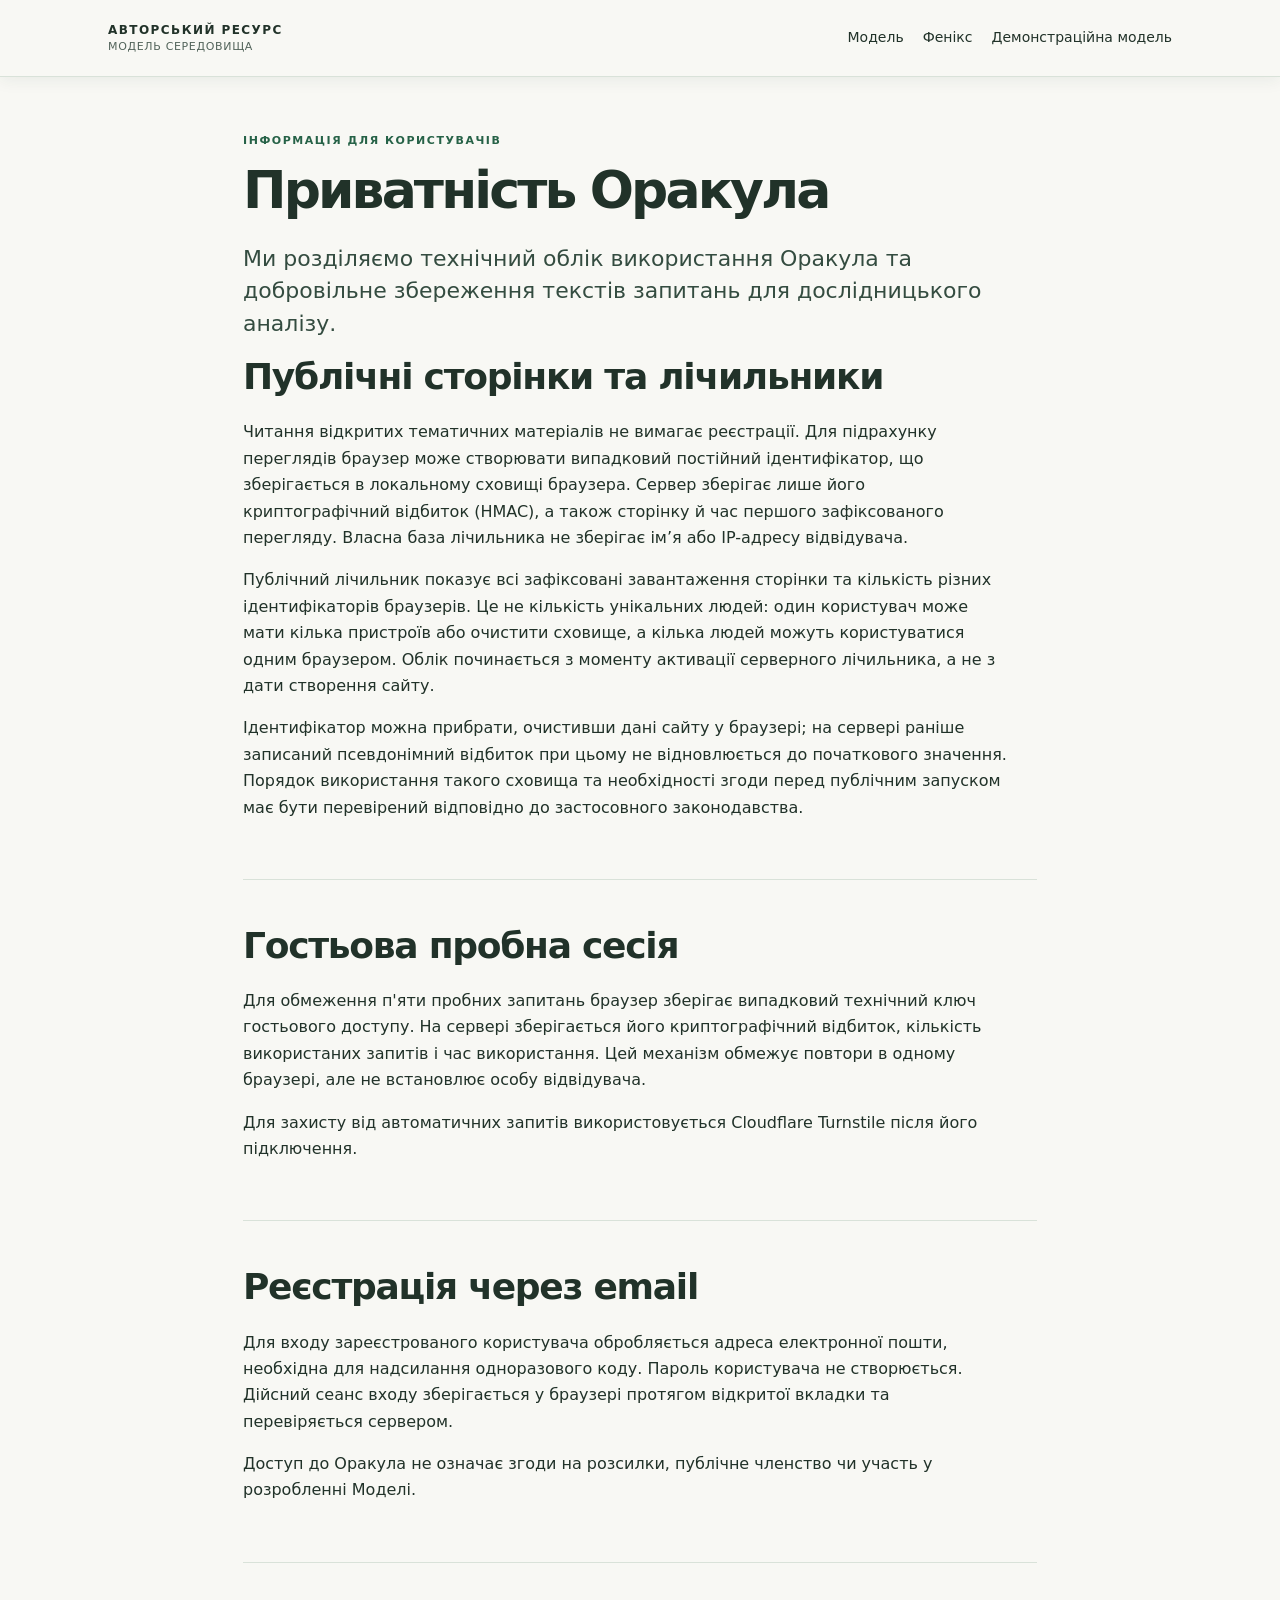
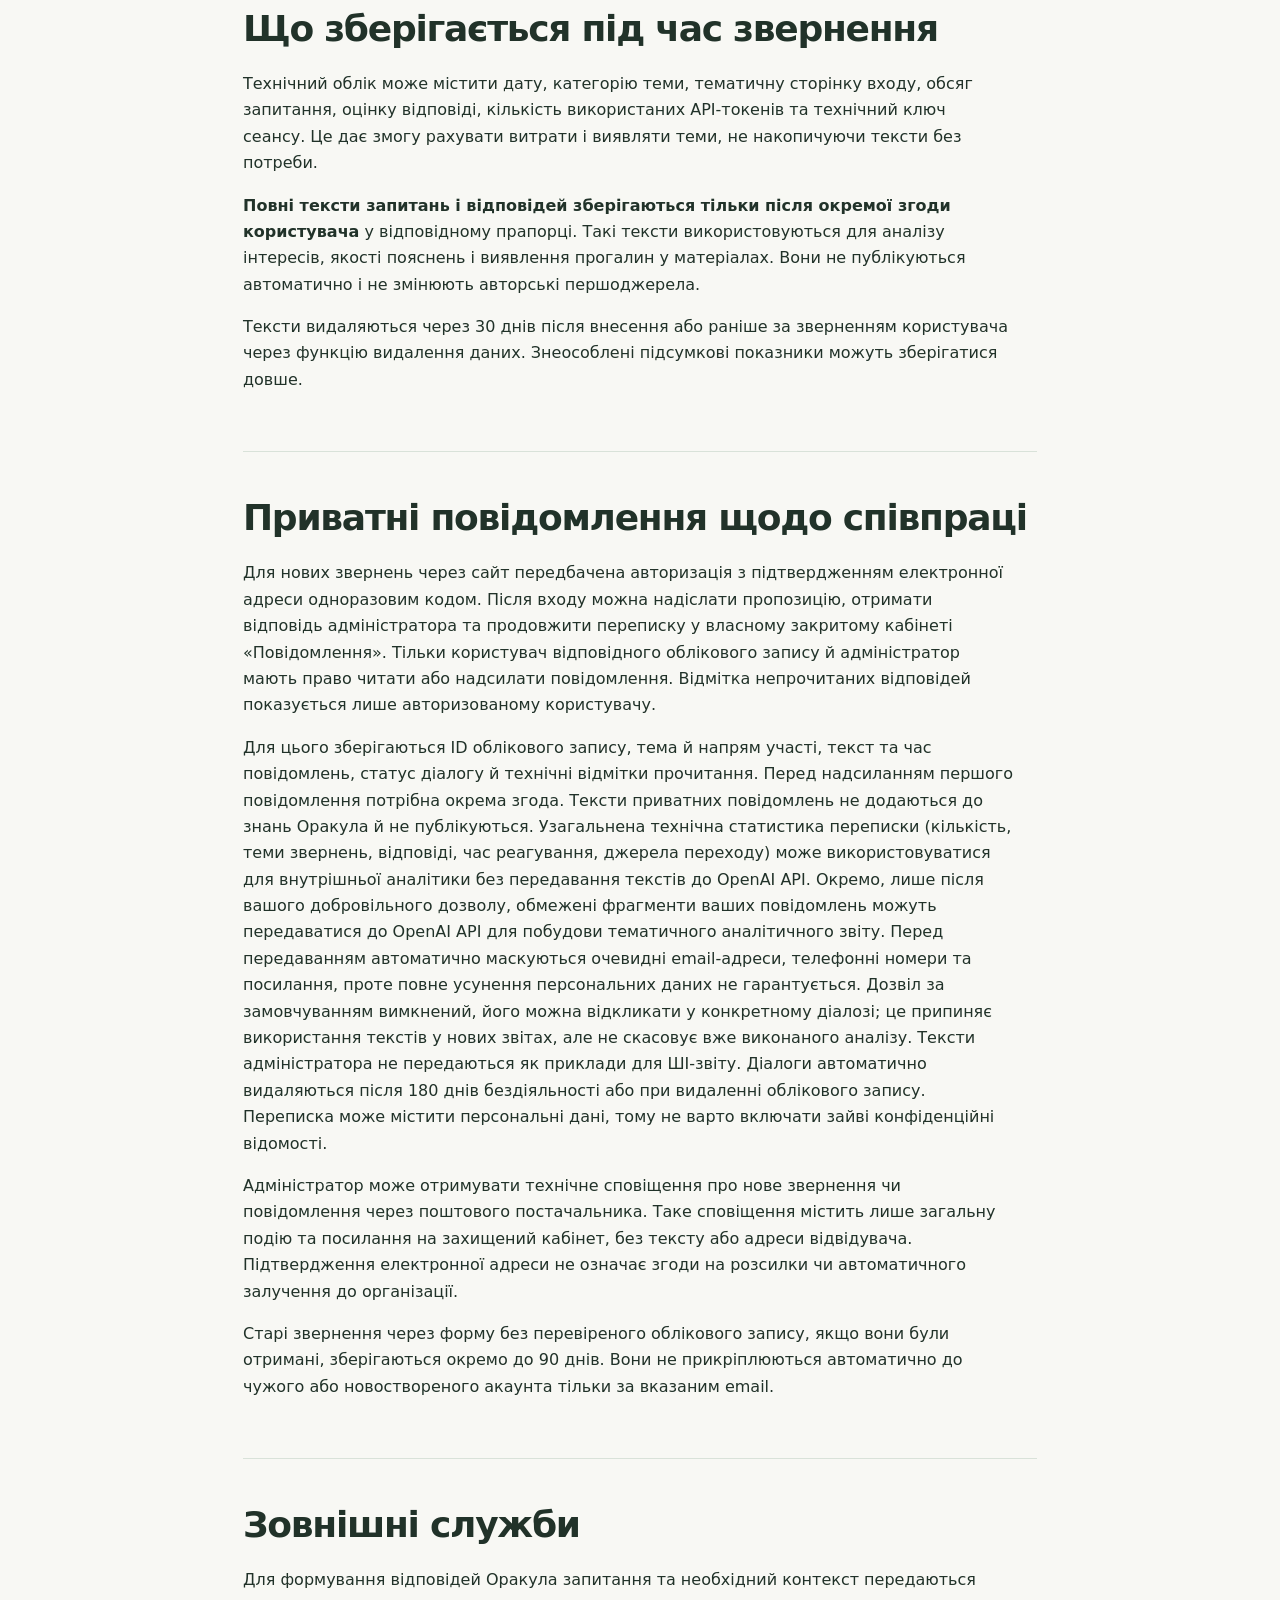
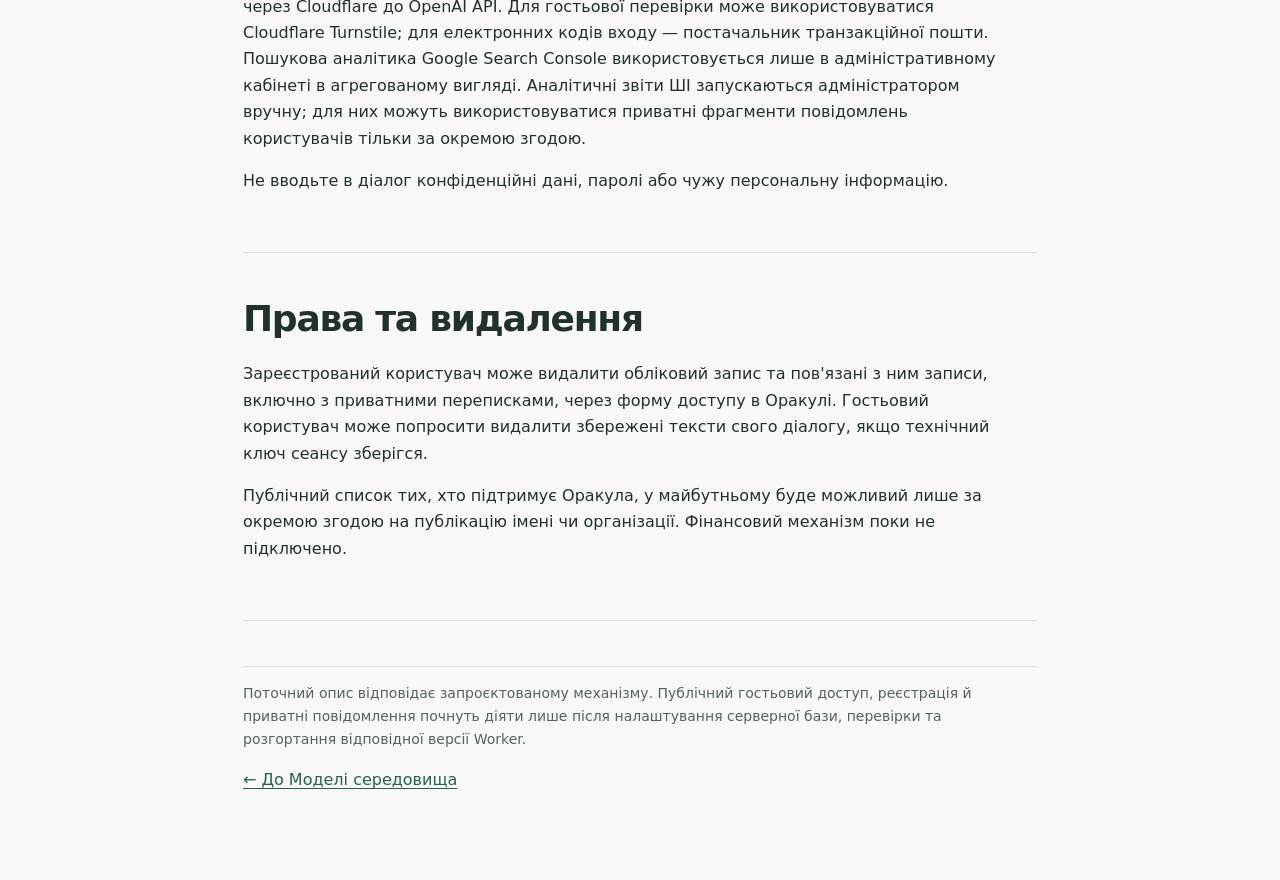
<file: privacy.html>
<!doctype html>
<html lang="uk"><head>
<meta charset="utf-8"><meta name="viewport" content="width=device-width,initial-scale=1">
<meta name="robots" content="index,follow">
<link rel="canonical" href="https://andrew-hvc.github.io/author-resource/privacy.html">
<link rel="stylesheet" href="assets/site.css">
<title>Як Оракул обробляє звернення — приватність і дані</title>
<meta name="description" content="Пояснення гостьового доступу, реєстрації, обліку звернень, добровільної згоди на аналіз текстів і видалення даних Оракула.">
</head><body>
<header class="site-header"><div class="shell header-inner"><a class="brand" href="model.html">АВТОРСЬКИЙ РЕСУРС<span>Модель середовища</span></a><nav class="site-nav"><a href="model.html">Модель</a><a href="feniks.html">Фенікс</a><a href="demo.html">Демонстраційна модель</a></nav></div></header>
<main class="shell" style="max-width:850px;padding-top:55px;padding-bottom:70px">
<div class="eyebrow">Інформація для користувачів</div><h1 style="font-size:clamp(36px,5vw,52px)">Приватність Оракула</h1>
<p class="lead">Ми розділяємо технічний облік використання Оракула та добровільне збереження текстів запитань для дослідницького аналізу.</p>
<section class="content-section"><h2>Публічні сторінки та лічильники</h2><p>Читання відкритих тематичних матеріалів не вимагає реєстрації. Для підрахунку переглядів браузер може створювати випадковий постійний ідентифікатор, що зберігається в локальному сховищі браузера. Сервер зберігає лише його криптографічний відбиток (HMAC), а також сторінку й час першого зафіксованого перегляду. Власна база лічильника не зберігає ім’я або IP-адресу відвідувача.</p><p>Публічний лічильник показує всі зафіксовані завантаження сторінки та кількість різних ідентифікаторів браузерів. Це не кількість унікальних людей: один користувач може мати кілька пристроїв або очистити сховище, а кілька людей можуть користуватися одним браузером. Облік починається з моменту активації серверного лічильника, а не з дати створення сайту.</p><p>Ідентифікатор можна прибрати, очистивши дані сайту у браузері; на сервері раніше записаний псевдонімний відбиток при цьому не відновлюється до початкового значення. Порядок використання такого сховища та необхідності згоди перед публічним запуском має бути перевірений відповідно до застосовного законодавства.</p></section>
<section class="content-section"><h2>Гостьова пробна сесія</h2><p>Для обмеження п'яти пробних запитань браузер зберігає випадковий технічний ключ гостьового доступу. На сервері зберігається його криптографічний відбиток, кількість використаних запитів і час використання. Цей механізм обмежує повтори в одному браузері, але не встановлює особу відвідувача.</p><p>Для захисту від автоматичних запитів використовується Cloudflare Turnstile після його підключення.</p></section>
<section class="content-section"><h2>Реєстрація через email</h2><p>Для входу зареєстрованого користувача обробляється адреса електронної пошти, необхідна для надсилання одноразового коду. Пароль користувача не створюється. Дійсний сеанс входу зберігається у браузері протягом відкритої вкладки та перевіряється сервером.</p><p>Доступ до Оракула не означає згоди на розсилки, публічне членство чи участь у розробленні Моделі.</p></section>
<section class="content-section"><h2>Що зберігається під час звернення</h2><p>Технічний облік може містити дату, категорію теми, тематичну сторінку входу, обсяг запитання, оцінку відповіді, кількість використаних API-токенів та технічний ключ сеансу. Це дає змогу рахувати витрати і виявляти теми, не накопичуючи тексти без потреби.</p><p><strong>Повні тексти запитань і відповідей зберігаються тільки після окремої згоди користувача</strong> у відповідному прапорці. Такі тексти використовуються для аналізу інтересів, якості пояснень і виявлення прогалин у матеріалах. Вони не публікуються автоматично і не змінюють авторські першоджерела.</p><p>Тексти видаляються через 30 днів після внесення або раніше за зверненням користувача через функцію видалення даних. Знеособлені підсумкові показники можуть зберігатися довше.</p></section>
<section class="content-section"><h2>Приватні повідомлення щодо співпраці</h2><p>Для нових звернень через сайт передбачена авторизація з підтвердженням електронної адреси одноразовим кодом. Після входу можна надіслати пропозицію, отримати відповідь адміністратора та продовжити переписку у власному закритому кабінеті «Повідомлення». Тільки користувач відповідного облікового запису й адміністратор мають право читати або надсилати повідомлення. Відмітка непрочитаних відповідей показується лише авторизованому користувачу.</p><p>Для цього зберігаються ID облікового запису, тема й напрям участі, текст та час повідомлень, статус діалогу й технічні відмітки прочитання. Перед надсиланням першого повідомлення потрібна окрема згода. Тексти приватних повідомлень не додаються до знань Оракула й не публікуються. Узагальнена технічна статистика переписки (кількість, теми звернень, відповіді, час реагування, джерела переходу) може використовуватися для внутрішньої аналітики без передавання текстів до OpenAI API. Окремо, лише після вашого добровільного дозволу, обмежені фрагменти ваших повідомлень можуть передаватися до OpenAI API для побудови тематичного аналітичного звіту. Перед передаванням автоматично маскуються очевидні email-адреси, телефонні номери та посилання, проте повне усунення персональних даних не гарантується. Дозвіл за замовчуванням вимкнений, його можна відкликати у конкретному діалозі; це припиняє використання текстів у нових звітах, але не скасовує вже виконаного аналізу. Тексти адміністратора не передаються як приклади для ШІ-звіту. Діалоги автоматично видаляються після 180 днів бездіяльності або при видаленні облікового запису. Переписка може містити персональні дані, тому не варто включати зайві конфіденційні відомості.</p><p>Адміністратор може отримувати технічне сповіщення про нове звернення чи повідомлення через поштового постачальника. Таке сповіщення містить лише загальну подію та посилання на захищений кабінет, без тексту або адреси відвідувача. Підтвердження електронної адреси не означає згоди на розсилки чи автоматичного залучення до організації.</p><p>Старі звернення через форму без перевіреного облікового запису, якщо вони були отримані, зберігаються окремо до 90 днів. Вони не прикріплюються автоматично до чужого або новоствореного акаунта тільки за вказаним email.</p></section>
<section class="content-section"><h2>Зовнішні служби</h2><p>Для формування відповідей Оракула запитання та необхідний контекст передаються через Cloudflare до OpenAI API. Для гостьової перевірки може використовуватися Cloudflare Turnstile; для електронних кодів входу — постачальник транзакційної пошти. Пошукова аналітика Google Search Console використовується лише в адміністративному кабінеті в агрегованому вигляді. Аналітичні звіти ШІ запускаються адміністратором вручну; для них можуть використовуватися приватні фрагменти повідомлень користувачів тільки за окремою згодою.</p><p>Не вводьте в діалог конфіденційні дані, паролі або чужу персональну інформацію.</p></section>
<section class="content-section"><h2>Права та видалення</h2><p>Зареєстрований користувач може видалити обліковий запис та пов'язані з ним записи, включно з приватними переписками, через форму доступу в Оракулі. Гостьовий користувач може попросити видалити збережені тексти свого діалогу, якщо технічний ключ сеансу зберігся.</p><p>Публічний список тих, хто підтримує Оракула, у майбутньому буде можливий лише за окремою згодою на публікацію імені чи організації. Фінансовий механізм поки не підключено.</p></section>
<p class="note">Поточний опис відповідає запроєктованому механізму. Публічний гостьовий доступ, реєстрація й приватні повідомлення почнуть діяти лише після налаштування серверної бази, перевірки та розгортання відповідної версії Worker.</p>
<p><a href="model.html">← До Моделі середовища</a></p>
</main></body></html>
</file>
<file: assets/admin.css>
/* Closed Oracle dashboard. Data is protected by the Worker, not this static page. */
:root{color-scheme:light;--paper:#f5f7f5;--white:#fff;--ink:#24342a;--muted:#5d7064;--border:#d7e2d9;--accent:#2d634a;--purple:#68529f}
*{box-sizing:border-box}
body{margin:0;background:var(--paper);color:var(--ink);font:15px/1.55 system-ui,"Segoe UI",sans-serif}
a{color:var(--accent)}button,input,select{font:inherit}button:focus-visible,input:focus-visible,select:focus-visible{outline:3px solid #80ac91;outline-offset:2px}
.container{max-width:1200px;margin:0 auto;padding:30px 26px 70px}
header{display:flex;align-items:center;justify-content:space-between;gap:15px;border-bottom:1px solid var(--border);padding-bottom:23px}
header h1{font-size:clamp(24px,3vw,36px);margin:0;line-height:1.2;letter-spacing:-.03em}
header p{font-size:13px;color:var(--muted);margin:8px 0 0}
.tag{display:inline-flex;align-items:center;gap:6px;border:1px solid var(--border);border-radius:50px;padding:6px 12px;font-size:12px}
button{cursor:pointer;border:1px solid var(--border);border-radius:8px;padding:9px 15px;background:#fff;color:var(--ink)}
button.primary{background:var(--accent);color:#fff;border-color:var(--accent);font-weight:700}
button.secondary{background:#eef2ee;color:var(--ink)}
button:disabled{opacity:.5;cursor:not-allowed}
.panel{background:#fff;border:1px solid var(--border);border-radius:13px;padding:23px;margin:18px 0;box-shadow:0 9px 22px rgba(35,61,45,.04)}
.panel h2{font-size:22px;margin:0 0 10px;letter-spacing:-.025em}
.panel p{margin:8px 0;color:var(--muted)}
label{display:block;font-weight:680;font-size:14px;margin:8px 0}
input[type=password],input[type=text]{width:100%;padding:11px;border:1px solid #b7c9ba;border-radius:7px;background:#fff;color:var(--ink);font:inherit}
.login{max-width:660px;margin:55px auto}
.login button{margin-top:15px}
.alert{color:#a33b38;min-height:18px;font-size:13px}
.note{font-size:12px;color:var(--muted)}
.actions{display:flex;justify-content:space-between;gap:12px;align-items:center;margin:18px 0;flex-wrap:wrap}
.tabs{display:flex;gap:8px;flex-wrap:wrap}
.tabs button[aria-selected=true]{background:#e7ede7;border-color:#9fb6a5;color:#194e34;font-weight:750}
.kpis{display:grid;grid-template-columns:repeat(4,minmax(0,1fr));gap:12px;margin:18px 0}
.kpi{background:#fff;border:1px solid var(--border);padding:17px;border-radius:10px}
.kpi .label{font-size:13px;color:var(--muted)}
.kpi strong{display:block;font-weight:720;font-size:28px;letter-spacing:-.04em;line-height:1.3;margin:5px 0}
.kpi small{font-size:12px;color:var(--muted)}
.cols{display:grid;grid-template-columns:1fr 1fr;gap:16px}
.bars{display:flex;flex-direction:column;gap:11px;margin-top:20px}
.bar-row{display:grid;grid-template-columns:minmax(115px,.9fr) minmax(60px,2fr) 42px;gap:11px;align-items:center;font-size:13px}
.bar-row .name{white-space:nowrap;overflow:hidden;text-overflow:ellipsis}
.bar-bg{height:12px;border-radius:20px;background:#e9efea;overflow:hidden}
.bar-fill{height:100%;width:0%;background:#3b8060;border-radius:20px}
.bar-row .number{font-variant-numeric:tabular-nums;text-align:right}
.table-wrapper{width:100%;overflow-x:auto;border:1px solid var(--border);border-radius:9px;margin:17px 0}
table{border-collapse:collapse;width:100%;font-size:13px;min-width:670px}
th,td{text-align:left;padding:10px 12px;border-bottom:1px solid #e5ebe5;vertical-align:top}
th{font-weight:700;color:#415449;background:#f2f5f1}
tr:last-child td{border-bottom:0}
.question{max-width:360px;overflow-wrap:anywhere}.muted{color:var(--muted)}
.box{background:#edf2ed;padding:14px 17px;border-radius:9px;margin:15px 0}
.chip{font-size:12px;padding:3px 8px;border-radius:20px;background:#e7eee8;color:#335d45}
.controls{display:flex;gap:12px;flex-wrap:wrap;align-items:end}
.controls label{display:flex;flex-direction:column;gap:7px;font-size:13px}
.controls select{min-width:190px;max-width:100%;padding:10px;border:1px solid #b7c9ba;border-radius:7px}
.report{white-space:pre-wrap;font-size:14px;line-height:1.7;background:#f3f6f2;padding:20px;border:1px solid var(--border);border-radius:8px;overflow-wrap:anywhere;min-height:70px}
.upload{display:flex;align-items:center;gap:14px;flex-wrap:wrap;margin-top:15px}
.upload input{max-width:270px;font-size:12px}
.empty{padding:20px;text-align:center;color:var(--muted)}
footer{margin-top:35px;font-size:12px;color:var(--muted);border-top:1px solid var(--border);padding-top:15px}
[hidden]{display:none!important}
@media(max-width:860px){.kpis{grid-template-columns:repeat(2,minmax(0,1fr))}.cols{grid-template-columns:1fr}}
@media(max-width:500px){.container{padding:20px 14px 45px}.panel{padding:16px}.kpis{gap:7px}.kpi{padding:12px}.bar-row{grid-template-columns:minmax(90px,1fr) minmax(40px,1.2fr) 34px;gap:7px}}


/* Administrator-only collaboration dialogue UI */
.admin-chat-badge{display:inline-flex;align-items:center;justify-content:center;min-width:18px;padding:2px 6px;background:#aa4528;color:#fff;border-radius:12px;font-size:11px;font-weight:800}
.admin-chat-badge[hidden]{display:none}
.admin-chat-layout{display:grid;grid-template-columns:minmax(220px,290px) minmax(0,1fr);border:1px solid #d7e1d8;border-radius:10px;overflow:hidden;margin-top:14px;min-height:500px;background:#fff}
.admin-chat-sidebar{padding:12px;background:#f6f8f5;border-right:1px solid #d7e1d8;display:flex;flex-direction:column;gap:7px;overflow-y:auto;max-height:690px}
.admin-chat-thread{display:flex;flex-direction:column;gap:7px;width:100%;padding:10px 12px;text-align:left;background:#fff;border:1px solid #d3ddd4;border-radius:7px;color:#223428;font:inherit;cursor:pointer}
.admin-chat-thread.active{background:#e2efe5;border-color:#759d81}
.admin-chat-thread-top{display:flex;align-items:center;justify-content:space-between;gap:9px}
.admin-chat-thread strong{font-size:13px}
.admin-chat-thread small{font-size:11px;color:#59665e;white-space:pre-wrap;overflow-wrap:anywhere}
.admin-chat-main{padding:16px;min-width:0}
.admin-chat-heading h3{font-size:19px;margin:0}
.admin-chat-heading p{color:#56665d;font-size:12px;overflow-wrap:anywhere}
.admin-chat-messages{height:min(48vh,500px);min-height:210px;overflow-y:auto;border-block:1px solid #d7e1d8;padding:13px 2px;display:flex;flex-direction:column;gap:12px}
.admin-chat-bubble{max-width:84%;padding:11px 13px;border:1px solid #d4dbd4;border-radius:9px;background:#f3f5f1;align-self:flex-start}
.admin-chat-bubble.mine{align-self:flex-end;background:#e5eee5}
.admin-chat-bubble strong{font-size:12px}
.admin-chat-bubble p{font-size:13px;line-height:1.5;margin:5px 0;white-space:pre-wrap;overflow-wrap:anywhere}
.admin-chat-bubble small{font-size:10px;color:#647267}
.admin-chat-main label{display:block;font-size:13px;font-weight:700;margin:12px 0 6px}
.admin-chat-main textarea{display:block;width:100%;font:inherit;font-size:13px;padding:9px 11px;border:1px solid #c7d6ca;border-radius:7px;min-height:94px;resize:vertical}
.admin-chat-actions{display:flex;align-items:center;gap:10px;flex-wrap:wrap;margin-top:10px}
@media(max-width:760px){
 .admin-chat-layout{display:block}
 .admin-chat-sidebar{max-height:235px;border-right:0;border-bottom:1px solid #d7e1d8}
 .admin-chat-main{padding:12px}
 .admin-chat-bubble{max-width:96%}
}
</file>
<file: assets/site.css>
/* Спільна система оформлення відкритих тематичних сторінок. */
:root{color-scheme:light;--bg:#f8f8f4;--paper:#fff;--ink:#213229;--muted:#53645b;--line:#d9e2d9;--accent:#266247;--deep:#173d30;--soft:#e8f0e8;--warm:#d8b78a;--shadow:0 18px 54px rgba(23,61,48,.07)}
*{box-sizing:border-box}html{scroll-behavior:smooth}body{margin:0;background:var(--bg);color:var(--ink);font:16px/1.65 system-ui,-apple-system,"Segoe UI",sans-serif}
a{color:var(--accent);text-underline-offset:3px}a:hover{color:#17452f}a:focus-visible,button:focus-visible,select:focus-visible,textarea:focus-visible{outline:3px solid #87a992;outline-offset:3px}
.skip{position:absolute;left:-9999px;top:0;padding:12px;background:white;z-index:100}.skip:focus{left:12px}
.shell{max-width:1120px;margin:auto;padding:0 28px}
.site-header{border-bottom:1px solid var(--line);background:rgba(248,248,244,.97)}
.header-inner{min-height:76px;display:flex;justify-content:space-between;align-items:center;gap:22px}
.brand{text-decoration:none;color:var(--ink);font-size:12px;font-weight:800;letter-spacing:.12em;text-transform:uppercase;line-height:1.5}
.brand span{display:block;font-weight:500;color:var(--muted);font-size:11px;letter-spacing:.06em}
.site-nav{display:flex;gap:19px;align-items:center;flex-wrap:wrap}.site-nav a{font-size:14px;text-decoration:none;color:var(--ink)}
.site-nav a[aria-current="page"]{font-weight:750;color:var(--accent);text-decoration:underline;text-underline-offset:8px}
.site-nav .nav-oracle{border:1px solid var(--line);padding:7px 12px;border-radius:6px}
.hero{padding:66px 0 56px;border-bottom:1px solid var(--line);position:relative}
.hero-inner{display:grid;grid-template-columns:minmax(0,1.75fr) minmax(260px,.8fr);gap:56px;align-items:end}
.eyebrow{text-transform:uppercase;letter-spacing:.14em;font-size:11px;font-weight:800;color:var(--accent)}
h1,h2,h3,h4,p{margin-top:0}h1{font-size:clamp(42px,6.5vw,72px);line-height:1.05;letter-spacing:-.055em;font-weight:670;margin:13px 0 25px}
h2{font-size:clamp(26px,3.5vw,36px);letter-spacing:-.035em;line-height:1.17;margin:0 0 21px;font-weight:670}
h3{font-size:20px;line-height:1.3;letter-spacing:-.01em;margin:0 0 12px}p{margin-bottom:16px}
.lead{font-size:clamp(18px,2vw,22px);line-height:1.48;color:#344c40;max-width:745px}
.hero .summary{color:var(--muted);font-size:15px;max-width:730px}
.hero-actions{display:flex;flex-wrap:wrap;gap:12px;margin-top:27px}
.btn{display:inline-flex;align-items:center;justify-content:center;text-decoration:none;padding:12px 19px;background:var(--accent);border:1px solid var(--accent);color:#fff;font:inherit;font-weight:680;font-size:14px;border-radius:7px;cursor:pointer;min-height:45px}
.btn:hover{background:#174d35;color:white}
.btn-outline{background:transparent;color:var(--accent)}.btn-outline:hover{background:var(--soft);color:var(--deep)}
.hero-aside{background:#e9f0e9;border-top:3px solid var(--accent);padding:26px 27px 22px;box-shadow:var(--shadow)}
.hero-aside small{display:block;color:var(--accent);font-weight:800;letter-spacing:.11em;text-transform:uppercase;font-size:11px;margin-bottom:12px}
.hero-aside p{font-size:15px;margin-bottom:12px}.hero-aside p:last-child{margin:0}
.mini-meta{display:flex;align-items:center;gap:7px;flex-wrap:wrap;color:#54665a;font-size:12px;margin-top:20px}
.mini-meta span{padding:4px 8px;border:1px solid var(--line);border-radius:20px;background:#fff}
.page-layout{display:grid;grid-template-columns:185px minmax(0,1fr);gap:65px;padding-top:54px;padding-bottom:80px}
.toc{position:sticky;top:18px;align-self:start}.toc p{text-transform:uppercase;letter-spacing:.11em;font-size:11px;font-weight:750;color:var(--muted);margin-bottom:14px}
.toc a{display:block;padding:5px 0;font-size:13px;line-height:1.5;text-decoration:none}
.content-section{padding-bottom:42px;margin-bottom:45px;border-bottom:1px solid var(--line);scroll-margin-top:35px}.content-section:last-child{border:0}
.section-label{font-size:12px;font-weight:700;color:var(--accent);margin-bottom:13px}
.content-section>p{max-width:770px}.muted{color:var(--muted)}.small{font-size:14px}.prose-block{border-left:3px solid var(--accent);padding:15px 21px;background:#ecf2ed;margin:23px 0;max-width:770px}
.prose-block p:last-child{margin:0}
.sequence{display:grid;grid-template-columns:repeat(4,minmax(0,1fr));gap:10px;margin:28px 0}
.step{border:1px solid var(--line);border-radius:8px;padding:15px;background:#fff;min-height:123px}
.step .n{display:block;color:var(--accent);font-size:11px;font-weight:800;letter-spacing:.1em;margin-bottom:10px}
.step strong{font-size:14px;line-height:1.35;display:block}.step small{display:block;color:var(--muted);font-size:12px;line-height:1.35;margin-top:7px}
.card-grid{display:grid;grid-template-columns:repeat(2,minmax(0,1fr));gap:14px;margin:25px 0}
.info-card{border:1px solid var(--line);background:#fff;padding:22px;border-radius:8px}
.info-card p{font-size:14px;color:var(--muted);margin:0}.info-card a{font-weight:650;font-size:14px}
.info-card .meta{font-size:11px;text-transform:uppercase;letter-spacing:.08em;color:var(--accent);font-weight:750;margin-bottom:8px}
.note{font-size:14px;color:var(--muted);border-top:1px solid var(--line);padding-top:15px;margin-top:22px}
.subjects{display:flex;flex-wrap:wrap;gap:8px}.subject{border:1px solid var(--line);border-radius:22px;padding:6px 12px;font-size:12px;background:var(--paper);color:var(--muted)}
.subject.locked::before{content:"🔒";margin-right:5px;font-size:11px}
.list-clean{list-style:none;padding:0;max-width:760px}.list-clean li{position:relative;padding:12px 0 12px 21px;border-bottom:1px solid var(--line)}.list-clean li::before{content:"";background:var(--accent);width:6px;height:6px;border-radius:50%;position:absolute;left:1px;top:23px}
.join{background:var(--deep);color:#fff;border-radius:11px;padding:32px;margin:20px 0}.join h2,.join h3{color:#fff}.join p{color:#d4e4d9}.join a{color:#c2e8d1}
.join .btn{background:#d8b78a;border-color:#d8b78a;color:#173d30}.join .btn:hover{background:#efcfaa}
.form-panel{margin-top:24px;padding:24px;background:#fff;border:1px solid var(--line);border-radius:9px;color:var(--ink)}
.form-panel label{font-size:13px;font-weight:750;display:block;margin:0 0 6px}.form-panel select,.form-panel textarea{width:100%;background:#fff;color:var(--ink);border:1px solid #bac8bf;padding:10px 12px;border-radius:6px;font:inherit;font-size:14px;display:block;margin-bottom:17px}.form-panel textarea{min-height:112px;resize:vertical}
.form-panel button{background:var(--accent);color:white;border:0;border-radius:6px;padding:11px 17px;font:inherit;font-size:14px;font-weight:700;cursor:pointer}
.form-panel .hint{font-size:12px;color:var(--muted);margin:12px 0 0}.form-panel [role=status]{min-height:22px;color:var(--accent);font-size:13px;margin-top:10px}
.source-refs{font-size:13px;color:var(--muted);padding-left:20px}.source-refs li{padding:3px 0}
.site-footer{background:#edf1ea;border-top:1px solid var(--line);padding:34px 0 45px}
.footer-grid{display:grid;grid-template-columns:1fr 1fr;gap:36px}.footer-grid h2{font-size:18px;margin:0 0 12px;letter-spacing:0}.footer-grid p{font-size:13px;color:var(--muted)}
.footer-bottom{border-top:1px solid #d5ded3;padding-top:18px;margin-top:24px;font-size:12px;color:var(--muted)}
@media(max-width:950px){.hero-inner{grid-template-columns:1fr;gap:20px}.hero-aside{max-width:610px}.page-layout{grid-template-columns:1fr;gap:24px}.toc{position:static;display:flex;gap:16px;flex-wrap:wrap;border-bottom:1px solid var(--line);padding-bottom:20px}.toc p{width:100%;margin:0}.toc a{display:inline-block}.sequence{grid-template-columns:repeat(2,minmax(0,1fr))}}
@media(max-width:600px){.shell{padding:0 18px}.header-inner{align-items:start;padding:17px 0;flex-direction:column;gap:13px}.site-nav{gap:13px}.hero{padding:42px 0}.hero-inner{gap:26px}.hero-aside{padding:20px}.card-grid,.footer-grid{grid-template-columns:1fr}.sequence{grid-template-columns:repeat(2,minmax(0,1fr));gap:8px}.step{min-height:112px;padding:13px}.page-layout{padding-top:28px;padding-bottom:35px}.content-section{padding-bottom:30px;margin-bottom:33px}.join{padding:23px}.form-panel{padding:17px}}
@media(prefers-reduced-motion:reduce){html{scroll-behavior:auto}}


/* Постійна панель навігації та інтегрований випадаючий Оракул. */
.site-header{position:sticky;top:0;z-index:200;box-shadow:0 3px 16px rgba(23,61,48,.07)}
.oracle-toolbar{background:#6750a4;color:#fff;position:relative}
.oracle-toolbar-inner{display:flex;align-items:stretch;gap:14px}
.oracle-trigger{appearance:none;display:flex;align-items:center;gap:15px;flex:1 1 auto;min-width:0;width:auto;min-height:54px;padding:10px 0;border:0;background:transparent;color:inherit;cursor:pointer;text-align:left;font:inherit}
.oracle-standalone-link{display:inline-flex;flex:none;align-self:center;align-items:center;justify-content:center;gap:8px;padding:8px 12px;border:1px solid rgba(255,255,255,.62);border-radius:7px;background:rgba(255,255,255,.08);color:#fff;text-decoration:none;font-size:13px;font-weight:750;white-space:nowrap}
.oracle-standalone-link:hover{background:rgba(255,255,255,.19)}
.oracle-standalone-link:focus-visible{outline:3px solid #f5d6ff;outline-offset:2px}
.oracle-trigger:hover,.oracle-trigger[aria-expanded="true"]{background:#594093}
.oracle-trigger:focus-visible{outline:3px solid #f5d6ff;outline-offset:-5px}
.oracle-trigger-icon{display:grid;place-items:center;flex:none;width:31px;height:31px;border-radius:50%;border:1px solid rgba(255,255,255,.75);font-weight:800;font-size:18px;line-height:1}
.oracle-trigger-main{font-weight:750;letter-spacing:.01em;font-size:16px}
.oracle-trigger-hint{margin-left:auto;color:#efe8ff;font-size:13px}
.oracle-trigger-chevron{flex:none;font-size:20px;line-height:1;transition:transform .18s ease}
.oracle-trigger[aria-expanded="true"] .oracle-trigger-chevron{transform:rotate(180deg)}
.oracle-drawer[hidden]{display:none}
.oracle-drawer{position:absolute;top:100%;left:0;right:0;z-index:210;height: min(730px, calc(100dvh - var(--oracle-header-height, 140px) - 8px));min-height:200px;background:transparent;padding:0 max(18px,calc((100vw - 1080px)/2));filter:drop-shadow(0 19px 22px rgba(24,24,38,.2))}
.oracle-drawer-inner{height:100%;display:flex;flex-direction:column;background:#fff;border:1px solid #d7dce0;border-top:0;border-radius:0 0 12px 12px;overflow:hidden}
.oracle-drawer-top{display:flex;align-items:center;gap:12px;padding:10px 18px;border-bottom:1px solid #e2e5e6;background:#fafaf9;flex:none}
.oracle-drawer-top strong{font-size:15px}
.oracle-drawer-top span{font-size:12px;color:#56665e;margin-right:auto}
.oracle-drawer-open{display:inline-flex;align-items:center;justify-content:center;flex:none;padding:7px 12px;border:1px solid #c8d2cc;border-radius:6px;background:#fff;color:#294637;text-decoration:none;font-size:13px;font-weight:700;white-space:nowrap}
.oracle-drawer-open:hover{background:#ebf1ec}
.oracle-drawer-open:focus-visible{outline:2px solid #6750a4;outline-offset:2px}
.oracle-close{border:1px solid #c8d2cc;color:#294637;background:#fff;padding:7px 13px;border-radius:6px;cursor:pointer;font:inherit;font-size:13px;font-weight:700}
.oracle-close:hover{background:#ebf1ec}
.oracle-frame{display:block;flex:1;min-height:0;width:100%;border:0;background:#f8f8f4}
@media(max-width:750px){
  .oracle-toolbar-inner{gap:8px}
  .oracle-trigger{padding:8px 0;min-height:52px;gap:9px}
  .oracle-trigger-hint{display:none}
  .oracle-trigger-main{font-size:14px;line-height:1.2}
  .oracle-standalone-link{font-size:12px;padding:8px 9px;gap:5px}
  .oracle-drawer{padding:0 6px}
  .oracle-drawer-top{padding:8px 11px;flex-wrap:wrap}
  .oracle-drawer-top span{display:none}
}
@media(max-width:480px){
  .oracle-toolbar-inner{gap:5px}
  .oracle-trigger{gap:6px}
  .oracle-trigger-main{font-size:13px}
  .oracle-trigger-icon{width:26px;height:26px;font-size:15px}
  .oracle-trigger-chevron{font-size:15px}
  .oracle-standalone-link span:last-child{display:none}
  .oracle-standalone-link::after{content:"Окремо"}
  .oracle-drawer-top{gap:6px}
  .oracle-drawer-open,.oracle-close{font-size:12px;padding:6px 8px}
}
@media(prefers-reduced-motion:reduce){.oracle-trigger-chevron{transition:none}}

/* Voluntary inbox: the server remains disabled until D1 & Turnstile are ready. */
.contact-delivery{border-top:1px solid var(--line);margin-top:23px;padding-top:22px}
.contact-delivery h3{font-size:17px;margin-bottom:5px}
.contact-delivery input[type=email]{display:block;width:100%;font:inherit;font-size:14px;padding:10px 12px;border:1px solid #bac8bf;border-radius:6px;margin:0 0 12px}
.contact-delivery .contact-agreement{display:flex;align-items:start;gap:9px;margin:10px 0 14px;font-size:13px;font-weight:500}
.contact-agreement input{width:auto;flex:none;accent-color:var(--accent);margin:4px 0 0}
#contact-turnstile{margin:10px 0}
.contact-delivery [data-delivery-status]{font-size:13px;min-height:20px;margin:9px 0 4px;color:var(--accent)}
.contact-delivery button:disabled{opacity:.5;cursor:not-allowed}


/* Compact counter: one slender strip on desktop, two short rows on mobile. */
.public-counter{margin-top:22px;margin-bottom:24px}
.public-counter-line{display:flex;align-items:center;gap:18px;flex-wrap:wrap;background:#fff;border:1px solid var(--line);border-radius:9px;padding:12px 16px}
.public-counter h2{font-size:16px;font-weight:750;line-height:1.2;margin:0;letter-spacing:-.01em;white-space:nowrap}
.public-counter-grid{display:flex;flex:1 1 auto;align-items:center;justify-content:center;gap:28px;min-width:250px}
.public-counter-stat{display:flex;align-items:baseline;justify-content:center;gap:10px;min-width:0}
.public-counter-stat span{display:inline;font-size:12px;color:var(--muted);font-weight:620;white-space:nowrap}
.public-counter-stat strong{display:inline;font-size:23px;line-height:1.1;font-weight:760;letter-spacing:-.025em;font-variant-numeric:tabular-nums}
.public-counter-toggle{display:flex;flex:none;gap:2px;padding:3px;border:1px solid var(--line);background:#f6f8f5;border-radius:7px}
.public-counter-toggle button{font:inherit;font-size:12px;font-weight:650;padding:6px 10px;border:0;border-radius:5px;background:transparent;color:var(--muted);cursor:pointer;white-space:nowrap}
.public-counter-toggle button[aria-pressed="true"]{background:var(--deep);color:#fff}
.public-counter-toggle button:focus-visible{outline:3px solid #87a992;outline-offset:2px}
.public-counter-footnote{font-size:11px;line-height:1.45;color:var(--muted);margin:6px 2px 0}
@media(max-width:800px){
  .public-counter-line{gap:11px}
  .public-counter-grid{order:3;flex:1 0 100%;justify-content:space-around;border-top:1px solid var(--line);padding-top:9px;gap:12px}
  .public-counter-toggle{margin-left:auto}
}
@media(max-width:480px){
  .public-counter{margin-top:15px;margin-bottom:18px}
  .public-counter-line{padding:9px 11px;gap:8px}
  .public-counter h2{font-size:14px}
  .public-counter-toggle button{font-size:11px;padding:5px 7px}
  .public-counter-grid{gap:10px}
  .public-counter-stat{gap:6px}
  .public-counter-stat span{font-size:11px}
  .public-counter-stat strong{font-size:20px}
  .public-counter-footnote{font-size:10px}
}


/* Authorial diagrams and visual research materials: only mounted if supplied. */
.visual-gallery{border-top:1px solid var(--line);margin-top:26px;padding-top:21px}
.visual-gallery-title{font-size:16px;line-height:1.4;letter-spacing:0;margin:0 0 14px}
.visual-gallery-grid{display:grid;grid-template-columns:repeat(auto-fit,minmax(min(100%,280px),1fr));gap:18px}
.visual-item{margin:0;min-width:0;border:1px solid var(--line);border-radius:10px;overflow:hidden;background:var(--paper)}
.visual-media{background:#f0f3ee;min-height:150px;display:grid;place-items:center}
.visual-expand{display:block;width:100%;padding:0;border:0;cursor:zoom-in;background:transparent}
.visual-expand img,.visual-media video{display:block;width:100%;height:auto;max-height:360px;object-fit:contain}
.visual-media video{background:#17221b}
.visual-expand:focus-visible{outline:3px solid #6b9a79;outline-offset:-3px}
.visual-caption{padding:12px 14px;display:flex;flex-direction:column;gap:4px;font-size:13px;line-height:1.5}
.visual-caption strong{font-size:14px;color:var(--ink)}
.visual-caption span{color:var(--muted)}
.visual-caption small{font-size:11px;color:var(--muted)}
.visual-viewer{width:min(96vw,1500px);max-width:none;max-height:94dvh;margin:auto;padding:0;border:1px solid #cdd9cf;border-radius:11px;box-shadow:0 24px 60px rgba(0,0,0,.28);background:#fff}
.visual-viewer::backdrop{background:rgba(12,23,17,.75)}
.visual-viewer-close{position:sticky;top:0;z-index:2;display:block;margin-left:auto;background:#fff;padding:9px 15px;border:1px solid var(--line);border-radius:0 10px 0 10px;cursor:pointer;color:var(--ink);font:inherit;font-size:13px;font-weight:750}
.visual-viewer-content{margin:0;padding:0 16px 18px}
.visual-viewer-content img{display:block;max-width:100%;max-height:calc(94dvh - 130px);margin:auto;object-fit:contain}
.visual-viewer-content figcaption{max-width:970px;margin:11px auto 0;font-size:13px;color:var(--muted)}
@media(max-width:600px){
  .visual-gallery{margin-top:19px;padding-top:16px}
  .visual-gallery-grid{gap:11px}
  .visual-caption{padding:10px 12px}
  .visual-viewer-content{padding:0 8px 12px}
}


/* Contextual research entry points, shared by textual sections and visual passports. */
.focus-discuss,.visual-discuss{display:inline-flex;align-items:center;gap:5px;border:1px solid #bad0c0;border-radius:6px;background:#edf4ed;color:#205339;text-decoration:none;font-size:12px;font-weight:760;line-height:1.4;padding:6px 10px}
.focus-discuss{margin:0 0 15px}
.visual-discuss{margin-top:8px;align-self:start}
.focus-discuss:hover,.visual-discuss:hover{background:#dfece1;color:#173d30}
.focus-discuss:focus-visible,.visual-discuss:focus-visible{outline:3px solid #87a992;outline-offset:2px}
@media(max-width:600px){.focus-discuss{margin-bottom:12px;font-size:12px}}


/* Inbox entry stays visible; unread count is shown only for verified sessions. */
.site-nav a.site-chat-link{position:relative;display:inline-flex;align-items:center;gap:5px;border:1px solid #b7cfc0;border-radius:6px;padding:6px 9px;color:var(--accent);font-weight:750;white-space:nowrap;background:#fff}
.site-nav a.site-chat-link:hover{background:#e5efe7}
.site-chat-badge{display:inline-flex;align-items:center;justify-content:center;min-width:19px;height:19px;padding:0 5px;border-radius:12px;background:#ab4627;color:#fff;font-size:11px;font-weight:800}
.site-chat-badge[hidden]{display:none}
@media(max-width:680px){
  .site-nav{gap:8px}
  .site-nav a{font-size:12px}
  .site-nav a.site-chat-link{padding:4px 7px}
}


/* Quiet thematic update links and full archive; preserve the current site design. */
.updates-sidebar{margin-top:29px;padding-top:17px;border-top:1px solid var(--line);min-width:0}
.updates-sidebar-title{font-size:14px;line-height:1.3;letter-spacing:0;margin:0 0 9px;font-weight:750}
.updates-sidebar-list{display:flex;flex-direction:column;gap:11px}
.updates-entry{padding:15px 0;border-bottom:1px solid var(--line)}
.updates-entry.compact{padding:0 0 10px;margin:0}
.updates-entry.compact:last-child{border-bottom:0}
.updates-meta{font-size:11px;line-height:1.45;color:var(--muted);font-weight:500}
.updates-entry-title{font-size:19px;line-height:1.35;letter-spacing:-.01em;font-weight:675;margin:7px 0}
.updates-entry-title a{text-decoration:none;color:var(--ink)}
.updates-entry-title a:hover{text-decoration:underline;text-underline-offset:3px}
.updates-sidebar .updates-entry-title{font-size:13px;line-height:1.4;letter-spacing:0;margin:4px 0 0}
.toc .updates-entry-title a{font-size:13px;font-weight:650;padding:0;line-height:1.4}
.toc .updates-all-link{display:block;width:max-content;max-width:100%;margin-top:11px;padding:7px 10px;border:1px solid var(--line);border-radius:6px;background:#fff;text-decoration:none;font-size:12px;font-weight:720;line-height:1.4;color:var(--accent)}
.toc .updates-all-link:hover{background:#ecf2ed}
.toc .updates-empty,.updates-empty{font-size:13px;font-weight:400;text-transform:none;letter-spacing:normal;color:var(--muted);line-height:1.55;margin:0}
.updates-archive{padding-top:58px;padding-bottom:90px;max-width:960px}
.updates-archive-header{padding-bottom:25px;border-bottom:1px solid var(--line)}
.updates-archive-header h1{font-size:clamp(38px,5vw,57px);margin:10px 0 13px}
.updates-archive-header .lead{margin:0 0 12px}
.updates-explanation{font-size:14px;color:var(--muted);max-width:740px;line-height:1.5;margin:0}
.updates-filters{display:flex;flex-wrap:wrap;gap:18px;align-items:end;margin:25px 0 14px}
.updates-filters label{display:flex;flex-direction:column;gap:6px;font-size:12px;font-weight:750;min-width:180px}
.updates-filters input,.updates-filters select{background:#fff;border:1px solid var(--line);border-radius:6px;padding:9px 11px;color:var(--ink);font:inherit;font-size:14px;min-height:40px}
.updates-filters input{min-width:min(75vw,310px)}
.updates-result-count{color:var(--muted);font-size:12px;margin:0 0 10px}
.updates-archive-list{border-top:1px solid var(--line);min-height:145px}
.updates-archive-list>.updates-empty{padding:22px 0}
.updates-summary{max-width:760px;color:var(--muted);font-size:14px;line-height:1.55;margin:4px 0 7px}
.updates-topics{color:var(--accent);font-size:12px;margin:0}
.updates-archive-footer{padding-top:24px;font-size:13px}
@media(max-width:950px){
 .toc .updates-sidebar{flex:1 1 100%;margin-top:7px;max-width:100%;padding-top:13px}
 .toc .updates-sidebar-list{display:grid;grid-template-columns:repeat(auto-fit,minmax(min(100%,180px),1fr));gap:12px}
 .toc .updates-all-link{margin-top:8px}
}
@media(max-width:550px){
 .updates-archive{padding-top:30px}
 .updates-archive-header h1{margin-bottom:12px}
 .updates-filters{gap:12px}
 .updates-filters label{width:100%}
 .updates-filters input,.updates-filters select{width:100%;min-width:0}
 .updates-entry-title{font-size:17px}
}


/* Three-column reading layout: left TOC, main article, right updates.
   Keep the original TOC/text alignment while using the free space on the right. */
.page-layout.with-updates{
  max-width:none;
  width:calc(100% - max(0px, (100vw - 1120px)/2));
  margin-left:max(0px, (100vw - 1120px)/2);
  margin-right:0;
  grid-template-columns:185px minmax(0,1fr) 255px;
  column-gap:45px;
}
.page-layout.with-updates > div{min-width:0}
.updates-rail{
  align-self:start;
  position:sticky;
  top:18px;
  display:flex;
  flex-direction:column;
  min-width:0;
  min-height:270px;
  max-height:min(570px, calc(100dvh - 50px));
  padding:15px 15px 13px;
  background:#fff;
  border:1px solid var(--line);
  border-radius:8px;
}
.updates-sidebar-header{
  display:flex;
  justify-content:space-between;
  align-items:baseline;
  flex-wrap:wrap;
  column-gap:8px;
  row-gap:5px;
  flex:none;
  border-bottom:1px solid var(--line);
  padding-bottom:12px;
  margin-bottom:3px;
}
.updates-rail .updates-sidebar-title{
  margin:0;
  font-size:15px;
  font-weight:700;
  letter-spacing:-.01em;
  line-height:1.35;
}
.updates-rail .updates-all-link{
  color:var(--accent);
  text-decoration:none;
  font-size:12px;
  font-weight:700;
  white-space:nowrap;
}
.updates-rail .updates-all-link:hover{
  text-decoration:underline;
  text-underline-offset:3px;
}
.updates-rail .updates-sidebar-list{
  display:block;
  min-height:165px;
  overflow-y:auto;
  overscroll-behavior:contain;
  scrollbar-width:thin;
  scrollbar-color:#c5d2c9 transparent;
  padding-right:5px;
  flex:1 1 auto;
  outline-offset:1px;
}
.updates-rail .updates-entry.compact{
  padding:12px 0;
  margin:0;
  border-bottom:1px solid var(--line);
}
.updates-rail .updates-entry.compact:last-child{border-bottom:0}
.updates-rail .updates-entry-title{
  font-size:13px;
  line-height:1.4;
  font-weight:700;
  margin:5px 0;
}
.updates-rail .updates-meta{
  font-size:10px;
  line-height:1.45;
}
.updates-rail .updates-summary{
  color:var(--muted);
  font-size:12px;
  line-height:1.5;
  margin:0;
  display:-webkit-box;
  -webkit-box-orient:vertical;
  -webkit-line-clamp:3;
  overflow:hidden;
}
.updates-rail .updates-empty{padding:16px 0 0}
@media(max-width:1180px){
  .page-layout.with-updates{
    width:auto;
    max-width:1120px;
    margin-left:auto;
    margin-right:auto;
    grid-template-columns:185px minmax(0,1fr);
    gap:42px;
  }
  .updates-rail{
    position:static;
    grid-column:2;
    max-height:410px;
    min-height:185px;
  }
}
@media(max-width:950px){
  .page-layout.with-updates{grid-template-columns:1fr;gap:24px}
  .page-layout.with-updates .updates-rail{
    grid-column:1;
    max-height:none;
    min-height:0;
  }
  .updates-rail .updates-sidebar-list{
    display:grid;
    grid-template-columns:repeat(auto-fit,minmax(min(100%,195px),1fr));
    column-gap:18px;
    padding-right:0;
    min-height:0;
    overflow:visible;
  }
}
@media(max-width:600px){
  .page-layout.with-updates{gap:18px}
  .updates-rail{padding:14px 15px}
  .updates-rail .updates-sidebar-list{display:block}
}
</file>
<file: assets/messages.css>
/* Private collaboration inbox. No public data, no chatbot integration. */
.chat-shell{padding-top:29px;padding-bottom:65px}
.chat-heading{display:flex;justify-content:space-between;gap:20px;align-items:center;margin-bottom:18px}
.chat-heading h1{margin:0;font-size:clamp(30px,4vw,43px);line-height:1.15}
.chat-heading p{font-size:14px;color:var(--muted);margin:7px 0 0;max-width:660px}
.chat-heading .chat-eyebrow{margin:0 0 5px;font-size:11px;text-transform:uppercase;font-weight:800;letter-spacing:.1em;color:var(--accent)}
.chat-back{font-size:13px;white-space:nowrap}
.chat-status{font-size:13px;padding:8px 0;min-height:24px;color:var(--accent)}
.chat-status:empty{display:none}
.chat-status[data-error=true]{color:#9c3e22}
.chat-button{background:var(--deep);color:#fff;border:0;border-radius:7px;padding:9px 14px;cursor:pointer;font:inherit;font-size:13px;font-weight:720}
.chat-button:hover{background:#255841}
.chat-button:disabled{opacity:.55;cursor:not-allowed}
.chat-link-button{background:transparent;border:1px solid var(--line);padding:5px 10px;border-radius:6px;color:var(--accent);font:inherit;font-size:12px;cursor:pointer}
.chat-login{max-width:550px;border:1px solid var(--line);background:#fff;border-radius:11px;padding:23px 25px}
.chat-login h2{font-size:21px;margin:0 0 8px}
.chat-login p{font-size:13px;color:var(--muted);margin:0 0 15px}
.chat-login label,.chat-compose label,.chat-reply label{display:block;margin:11px 0 5px;font-weight:700;font-size:13px}
.chat-login input,.chat-compose textarea,.chat-compose select,.chat-reply textarea{width:100%;padding:10px 11px;border:1px solid #cbd7cc;border-radius:7px;background:#fff;color:var(--ink);font:inherit;font-size:14px}
.chat-login input{max-width:400px}
.chat-login button{display:block;margin:12px 0}
#chat-turnstile{margin:11px 0}
.chat-user-line{display:flex;justify-content:space-between;align-items:center;gap:15px;padding:9px 0 15px;font-size:13px;color:var(--muted)}
.chat-user-line strong{color:var(--ink)}
.chat-layout{display:grid;grid-template-columns:minmax(235px,305px) minmax(0,1fr);min-height:540px;border:1px solid var(--line);background:#fff;border-radius:12px;overflow:hidden}
.chat-sidebar{background:#f5f8f4;border-right:1px solid var(--line);padding:14px;min-width:0}
.chat-sidebar-top{display:flex;align-items:center;justify-content:space-between;gap:8px;flex-wrap:wrap;padding-bottom:11px}
.chat-sidebar-top h2{font-size:17px;margin:0}
#chat-unread-count,.chat-pill{display:inline-block;min-width:21px;border-radius:12px;padding:2px 6px;background:#ad4725;color:white;text-align:center;font-size:11px;font-weight:800}
.chat-sidebar .chat-button{padding:7px 10px;font-size:12px}
.chat-threads{display:flex;flex-direction:column;gap:7px}
.chat-thread{display:flex;flex-direction:column;gap:5px;width:100%;text-align:left;background:#fff;border:1px solid var(--line);border-radius:8px;color:var(--ink);padding:11px;cursor:pointer;font:inherit}
.chat-thread:hover{border-color:#91b49e}
.chat-thread.active{background:#e3eee6;border-color:#76a487}
.chat-thread-top{display:flex;justify-content:space-between;align-items:center;gap:7px}
.chat-thread strong{font-size:13px;font-weight:750;line-height:1.3}
.chat-thread small{font-size:11px;color:var(--muted)}
.chat-none{font-size:13px;color:var(--muted)}
.chat-main{padding:20px;min-width:0}
.chat-main h2{font-size:20px;line-height:1.3;margin:0 0 14px}
.chat-empty{margin:55px auto;max-width:410px;text-align:center;color:var(--muted);font-size:14px}
.chat-compose{max-width:720px}
.chat-compose textarea{resize:vertical;min-height:132px}
.chat-compose .chat-consent{display:flex;align-items:flex-start;gap:9px;font-size:12px;font-weight:500;line-height:1.5;margin:13px 0}
.chat-consent input{flex:none;width:auto;margin-top:3px;accent-color:var(--accent)}
.chat-conversation-heading{display:flex;justify-content:space-between;align-items:flex-start;gap:12px;padding-bottom:10px;border-bottom:1px solid var(--line)}
.chat-conversation-heading h2{margin:0;font-size:18px}
.chat-conversation-heading p{font-size:12px;color:var(--muted);margin:5px 0}
#chat-thread-state{font-size:11px;font-weight:800;color:var(--accent);border:1px solid var(--line);border-radius:5px;padding:4px 6px;white-space:nowrap}
.chat-messages{height:min(50vh,530px);min-height:260px;overflow-y:auto;display:flex;flex-direction:column;gap:13px;padding:18px 2px;scrollbar-gutter:stable}
.chat-bubble{max-width:min(85%,620px);padding:12px 14px;border-radius:12px;background:#f0f3ee;border:1px solid var(--line)}
.chat-bubble.mine{align-self:flex-end;background:#e6f0e7}
.chat-bubble.admin{align-self:flex-start;background:#f6f3ee}
.chat-bubble strong{font-size:12px}
.chat-bubble p{margin:5px 0;white-space:pre-wrap;overflow-wrap:anywhere;font-size:14px;line-height:1.5}
.chat-bubble small{font-size:10px;color:var(--muted)}
.chat-reply{border-top:1px solid var(--line);padding-top:12px}
.chat-reply label{margin-top:0}
.chat-reply textarea{resize:vertical;min-height:68px}
.chat-reply .chat-button{margin-top:7px}
#chat-closed-note{font-size:12px;color:var(--muted)}
.chat-privacy-note{font-size:12px;color:var(--muted);margin-top:15px}
[hidden]{display:none!important}
@media(max-width:750px){
 .chat-heading{align-items:flex-start;flex-direction:column;gap:6px}
 .chat-layout{display:block}
 .chat-sidebar{border-right:0;border-bottom:1px solid var(--line);padding:12px}
 .chat-threads{max-height:210px;overflow-y:auto}
 .chat-main{padding:14px}
 .chat-messages{height:42vh;min-height:220px}
 .chat-bubble{max-width:93%}
 .chat-user-line{flex-wrap:wrap}
}

/* Explicit, revocable text-analysis consent for each private thread. */
.chat-analysis-toggle{display:flex;align-items:flex-start;gap:9px;margin:12px 0 3px;padding:10px 12px;background:#f7f9f5;border:1px solid var(--line);border-radius:7px;color:var(--muted);font-size:12px;font-weight:500;line-height:1.48}
.chat-analysis-toggle input{flex:none;width:auto;margin:3px 0 0;accent-color:var(--accent)}
.chat-analysis-note{font-size:11px;color:var(--accent);margin:0 0 9px}
</file>
